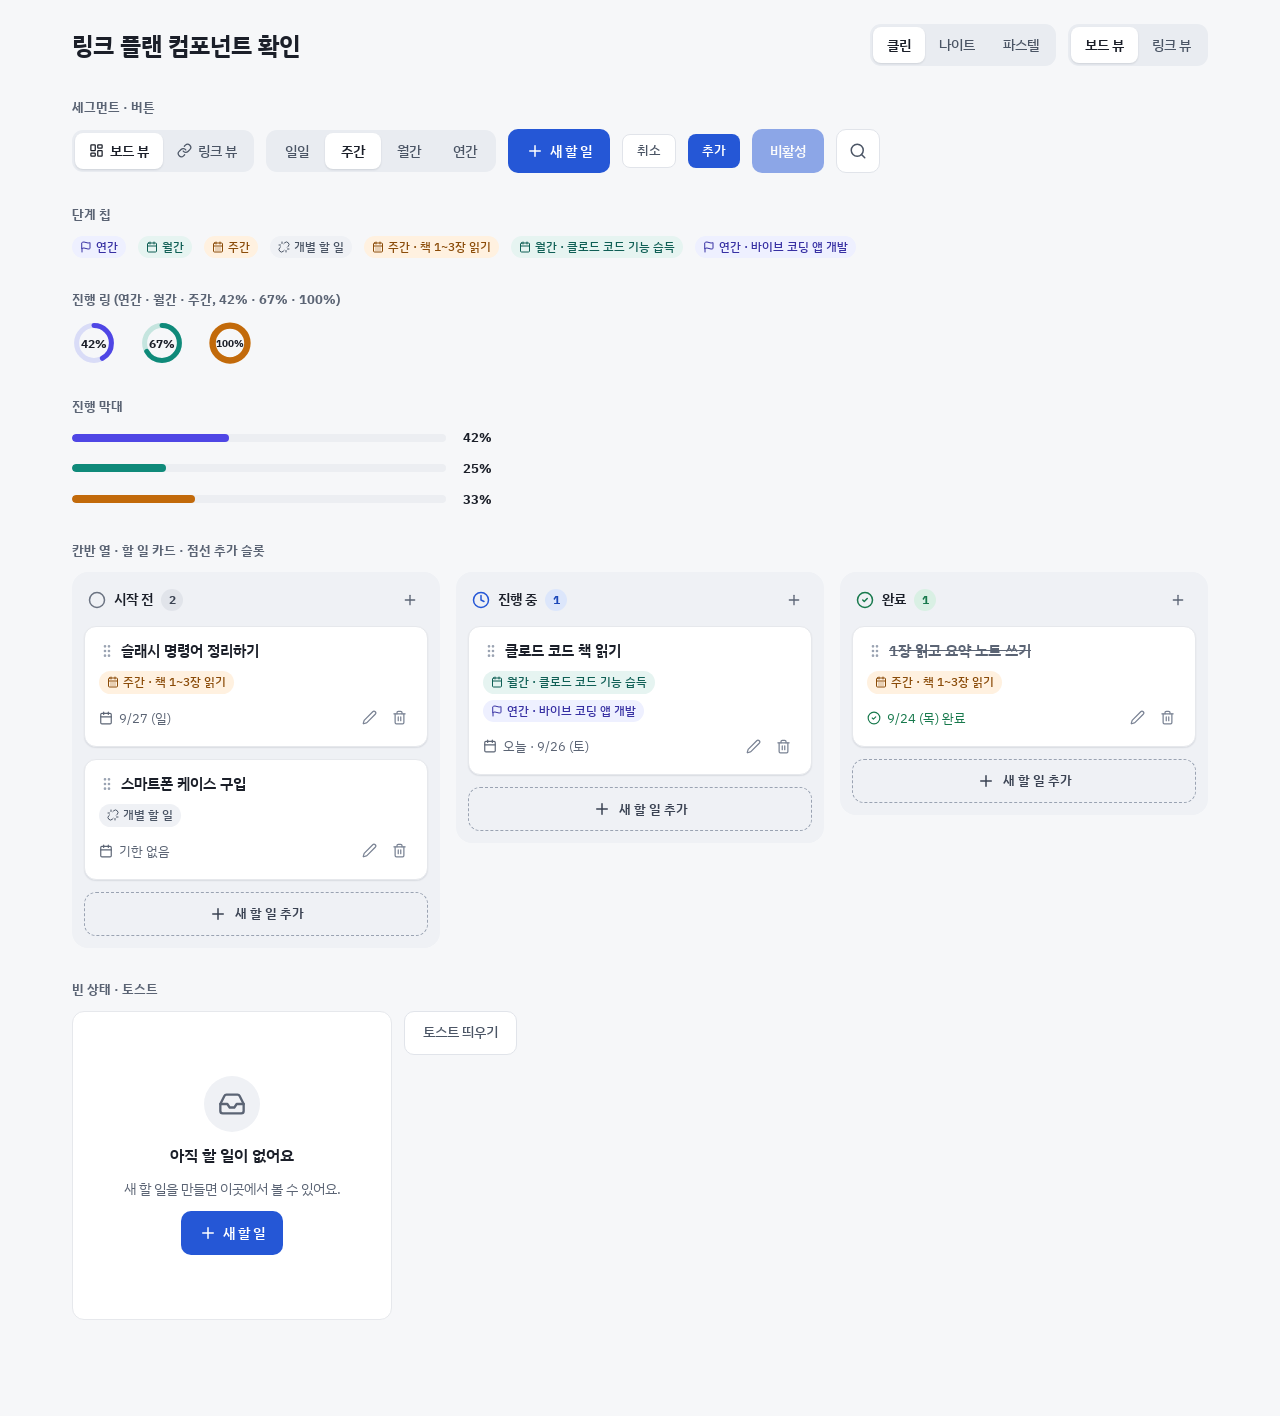
<file: dev.html>
<!doctype html>
<html lang="ko" data-theme="clean" data-view="board">
<head>
  <meta charset="utf-8">
  <meta name="viewport" content="width=device-width, initial-scale=1">
  <title>링크 플랜 컴포넌트 확인</title>
  <link rel="icon" href="data:,">
  <script>
    try {
      var r = document.documentElement, t = localStorage.getItem('linkplan_theme'), v = localStorage.getItem('linkplan_view');
      if (t === 'clean' || t === 'night' || t === 'pastel') r.dataset.theme = t;
      if (v === 'board' || v === 'link') r.dataset.view = v;
    } catch (e) { /* 기본값을 씁니다. */ }
  </script>
  <link rel="stylesheet" href="css/tokens.css">
  <link rel="stylesheet" href="css/base.css">
  <link rel="stylesheet" href="css/components.css">
  <style>
    /* 이 페이지 전용 배치(개발 확인용, 배포 대상 아님). 색은 토큰만 씁니다. */
    .dev { position: relative; z-index: 1; max-width: 1200px; margin: 0 auto; padding: 24px 32px 96px; display: flex; flex-direction: column; gap: 32px; }
    .dev h1 { font-family: var(--font-display); font-size: 24px; font-weight: var(--fw-bold); }
    .dev h2 { margin-bottom: 12px; color: var(--muted); font-size: 13px; font-weight: 700; }
    .row { display: flex; flex-wrap: wrap; align-items: center; gap: 12px; }
    .board { display: grid; grid-template-columns: repeat(3, minmax(0, 1fr)); gap: 16px; align-items: start; }
    .panel { padding: 16px; background: var(--surface); border: 1px solid var(--border); border-radius: var(--radius); }
    .rings { display: flex; gap: 24px; }
    .stack { display: flex; flex-direction: column; gap: 12px; max-width: 420px; }
  </style>
</head>
<body>
  <div class="dev" id="dev"></div>

  <script type="module">
    import { loadIcons, icon } from './js/icons.js';
    import { initTheme, setTheme, setView, getTheme, getView } from './js/theme.js';
    import { chip, progressRing, progressBar, showToast, STATUSES } from './js/ui.js';

    const themeBtn = (t, label) => `<button type="button" class="seg-btn" data-theme-set="${t}" aria-pressed="false">${label}</button>`;
    const viewBtn = (v, label) => `<button type="button" class="seg-btn" data-view-set="${v}" aria-pressed="false">${label}</button>`;

    const card = (status, title, chips, dateIcon, date) => `
      <article class="task-card" data-status="${status}">
        <div class="card-body">
          <div class="card-head"><span class="grip">${icon('grip', 16)}</span><div class="card-title">${title}</div></div>
          <div class="card-chips">${chips}</div>
          <div class="card-foot">
            <span class="card-date">${icon(dateIcon, 14)}${date}</span>
            <span class="card-actions">
              <button type="button" class="icon-btn" aria-label="수정">${icon('pencil', 15)}</button>
              <button type="button" class="icon-btn" aria-label="삭제">${icon('trash', 15)}</button>
            </span>
          </div>
        </div>
      </article>`;

    const column = (status, count, cards) => `
      <section class="column" data-status="${status}" aria-label="${STATUSES[status].label}">
        <div class="column-head">
          <span class="column-status">${icon(STATUSES[status].icon, 18)}</span>
          <span class="column-name">${STATUSES[status].label}</span>
          <span class="count">${count}</span>
          <span class="column-spacer"></span>
          <button type="button" class="icon-btn column-add" aria-label="${STATUSES[status].label}에 할 일 추가">${icon('plus', 16)}</button>
        </div>
        ${cards}
        <button type="button" class="add-slot">${icon('plus', 18)}새 할 일 추가</button>
      </section>`;

    async function start() {
      await loadIcons();
      initTheme();
      document.getElementById('dev').innerHTML = `
        <header class="row" style="justify-content: space-between">
          <h1>링크 플랜 컴포넌트 확인</h1>
          <div class="row">
            <div class="seg" role="group" aria-label="테마">${themeBtn('clean', '클린')}${themeBtn('night', '나이트')}${themeBtn('pastel', '파스텔')}</div>
            <div class="seg" role="group" aria-label="뷰">${viewBtn('board', '보드 뷰')}${viewBtn('link', '링크 뷰')}</div>
          </div>
        </header>

        <section><h2>세그먼트 · 버튼</h2>
          <div class="row">
            <div class="seg seg--view" role="group" aria-label="뷰 전환 예시">
              <button type="button" class="seg-btn" aria-pressed="true">${icon('dashboard', 15)}<span>보드 뷰</span></button>
              <button type="button" class="seg-btn" aria-pressed="false">${icon('link', 15)}<span>링크 뷰</span></button>
            </div>
            <div class="seg seg--period" role="group" aria-label="기간 전환 예시">
              <button type="button" class="seg-btn" aria-pressed="false">${icon('sun', 16, 'seg-ic')}<span>일일</span></button>
              <button type="button" class="seg-btn" aria-pressed="true">${icon('calendar-days', 16, 'seg-ic')}<span>주간</span></button>
              <button type="button" class="seg-btn" aria-pressed="false">${icon('calendar', 16, 'seg-ic')}<span>월간</span></button>
              <button type="button" class="seg-btn" aria-pressed="false">${icon('flag', 16, 'seg-ic')}<span>연간</span></button>
            </div>
            <button type="button" class="btn btn-primary">${icon('plus', 18)}<span>새 할 일</span></button>
            <button type="button" class="btn btn-outline btn-sm">취소</button>
            <button type="button" class="btn btn-primary btn-sm">추가</button>
            <button type="button" class="btn btn-primary" disabled>비활성</button>
            <button type="button" class="icon-btn icon-btn--box" aria-label="검색">${icon('search', 18)}</button>
          </div>
        </section>

        <section><h2>단계 칩</h2>
          <div class="row">${chip('year')}${chip('month')}${chip('week')}${chip('solo')}
            ${chip('week', '주간 · 책 1~3장 읽기')}${chip('month', '월간 · 클로드 코드 기능 습득')}${chip('year', '연간 · 바이브 코딩 앱 개발')}</div>
        </section>

        <section><h2>진행 링 (연간 · 월간 · 주간, 42% · 67% · 100%)</h2>
          <div class="rings">${progressRing(42, 'year', '연간 진행률')}${progressRing(67, 'month', '월간 진행률')}${progressRing(100, 'week', '주간 진행률')}</div>
        </section>

        <section><h2>진행 막대</h2>
          <div class="stack">${progressBar(42, 'year', '연간 진행률')}${progressBar(25, 'month', '월간 진행률')}${progressBar(33, 'week', '주간 진행률')}</div>
        </section>

        <section><h2>칸반 열 · 할 일 카드 · 점선 추가 슬롯</h2>
          <div class="board">
            ${column('todo', 2,
              card('todo', '슬래시 명령어 정리하기', chip('week', '주간 · 책 1~3장 읽기'), 'calendar', '9/27 (일)') +
              card('todo', '스마트폰 케이스 구입', chip('solo'), 'calendar', '기한 없음'))}
            ${column('doing', 1,
              card('doing', '클로드 코드 책 읽기', chip('month', '월간 · 클로드 코드 기능 습득') + chip('year', '연간 · 바이브 코딩 앱 개발'), 'calendar', '오늘 · 9/26 (토)'))}
            ${column('done', 1,
              card('done', '1장 읽고 요약 노트 쓰기', chip('week', '주간 · 책 1~3장 읽기'), 'circle-check', '9/24 (목) 완료'))}
          </div>
        </section>

        <section><h2>빈 상태 · 토스트</h2>
          <div class="row" style="align-items: flex-start">
            <div class="panel" style="min-width: 320px">
              <div class="empty">
                <div class="empty-ic">${icon('inbox', 28)}</div>
                <p class="empty-title">아직 할 일이 없어요</p>
                <p class="empty-text">새 할 일을 만들면 이곳에서 볼 수 있어요.</p>
                <button type="button" class="btn btn-primary">${icon('plus', 18)}<span>새 할 일</span></button>
              </div>
            </div>
            <button type="button" class="btn btn-outline" id="toast-btn">토스트 띄우기</button>
          </div>
        </section>`;

      const sync = () => {
        document.querySelectorAll('[data-theme-set]').forEach((b) => b.setAttribute('aria-pressed', String(b.dataset.themeSet === getTheme())));
        document.querySelectorAll('[data-view-set]').forEach((b) => b.setAttribute('aria-pressed', String(b.dataset.viewSet === getView())));
      };
      document.addEventListener('linkplan:change', sync);
      document.addEventListener('click', (e) => {
        const t = e.target.closest('[data-theme-set]');
        if (t) setTheme(t.dataset.themeSet);
        const v = e.target.closest('[data-view-set]');
        if (v) setView(v.dataset.viewSet);
        if (e.target.closest('#toast-btn')) showToast('완료로 옮겼어요. 주간 계획이 33%에서 67%가 됐어요.');
      });
      sync();
    }
    start();
  </script>
</body>
</html>
</file>
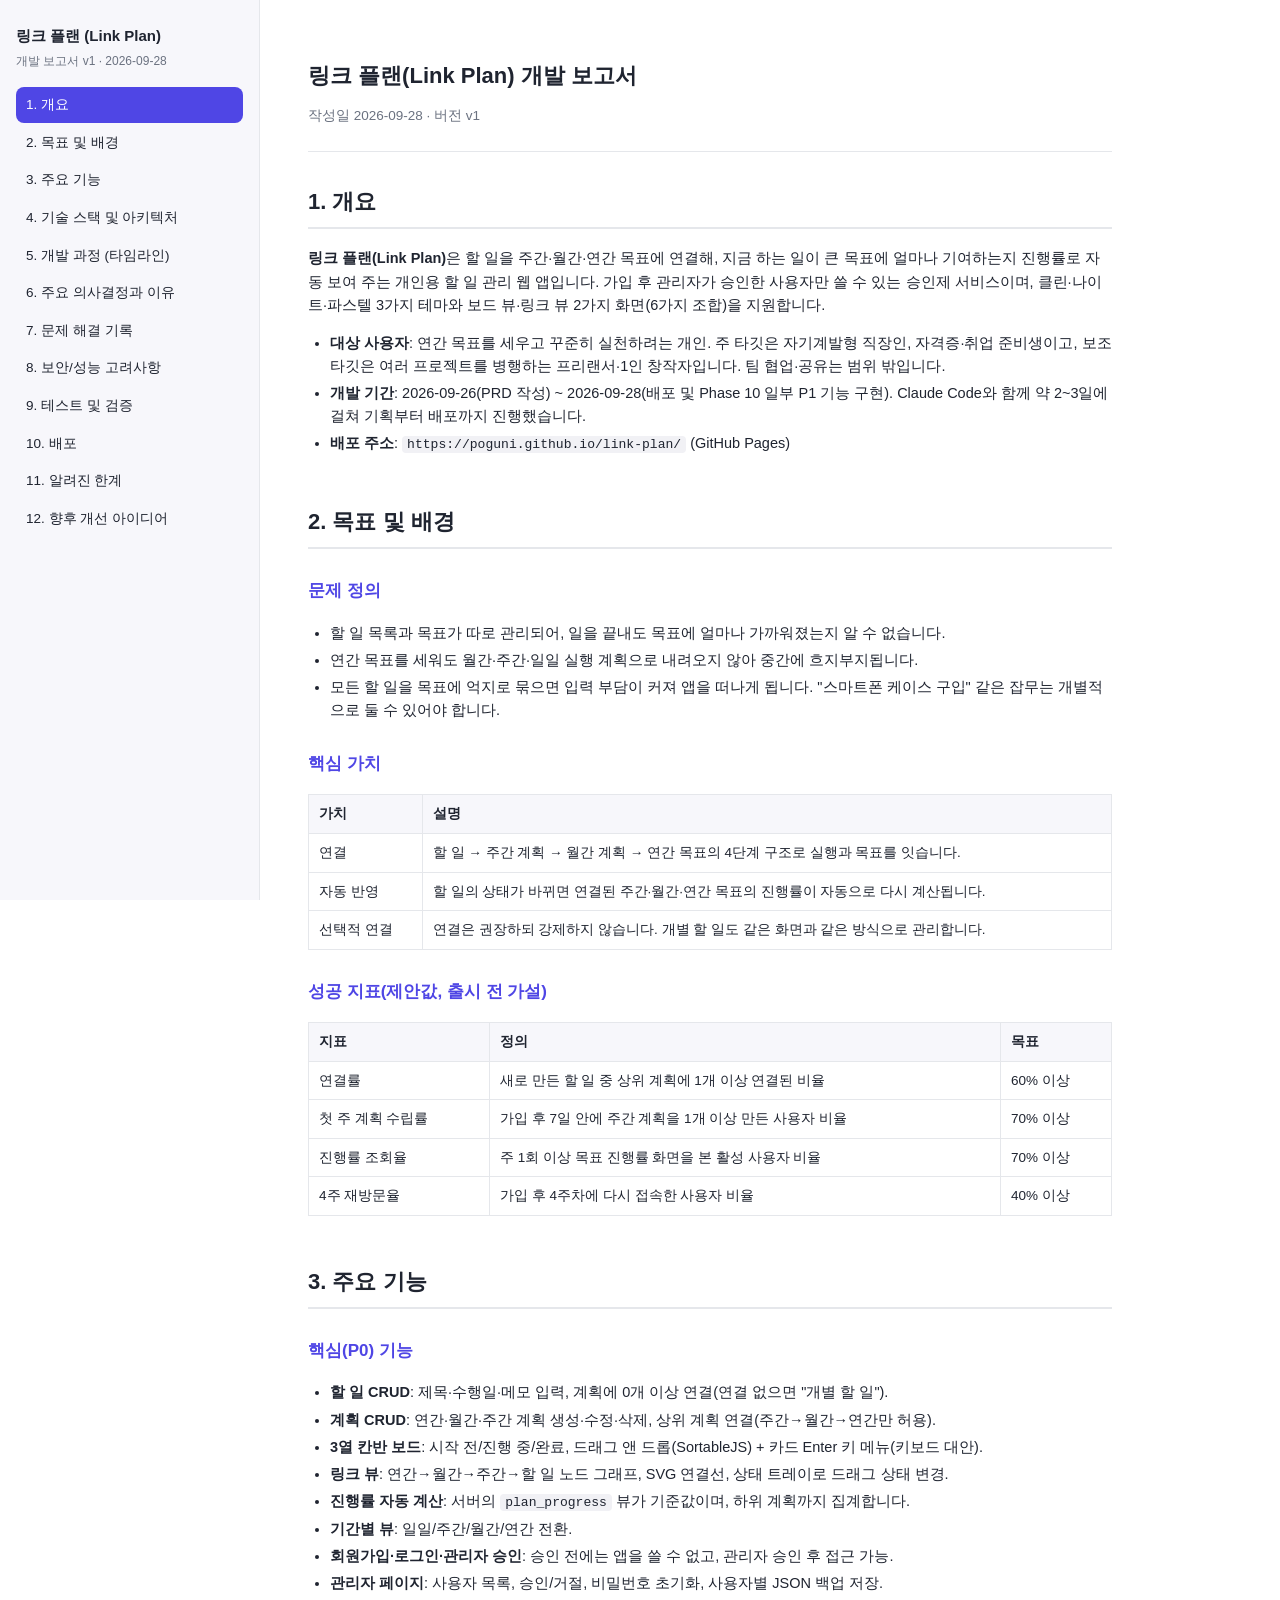
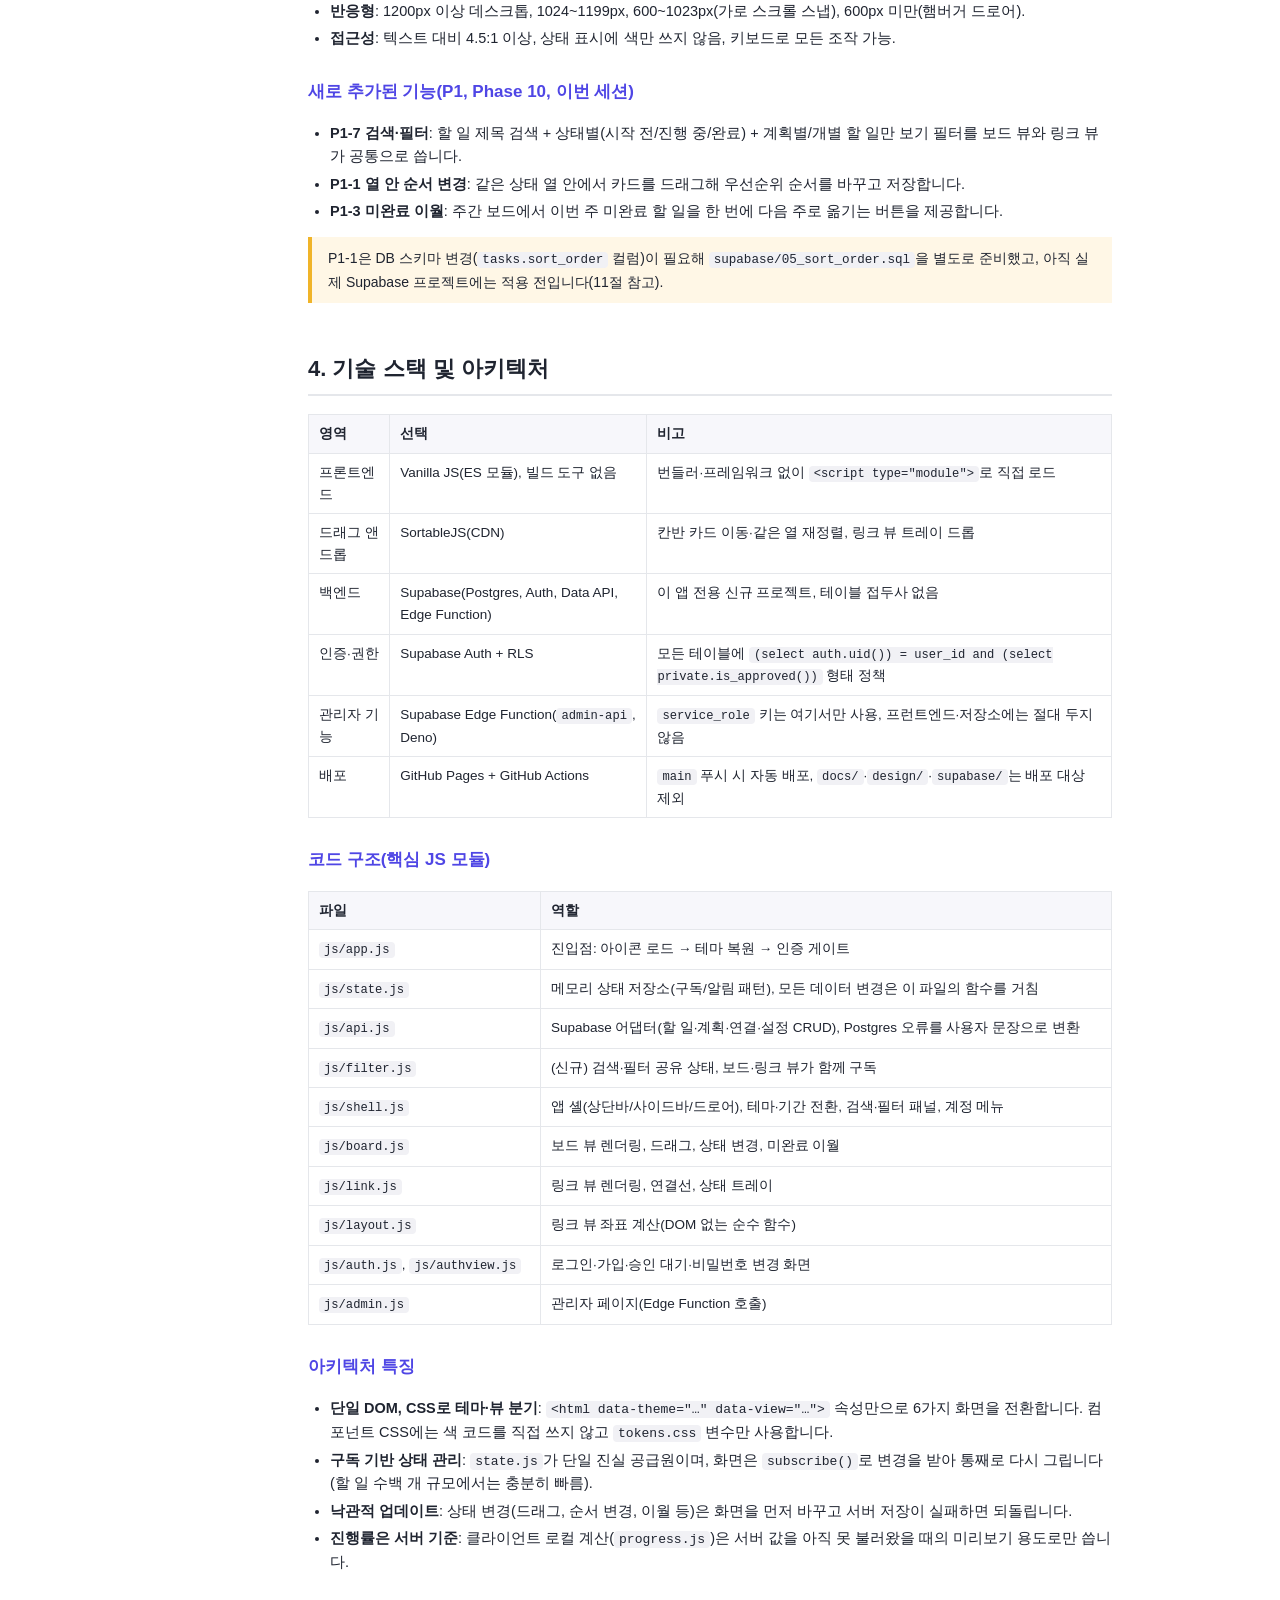
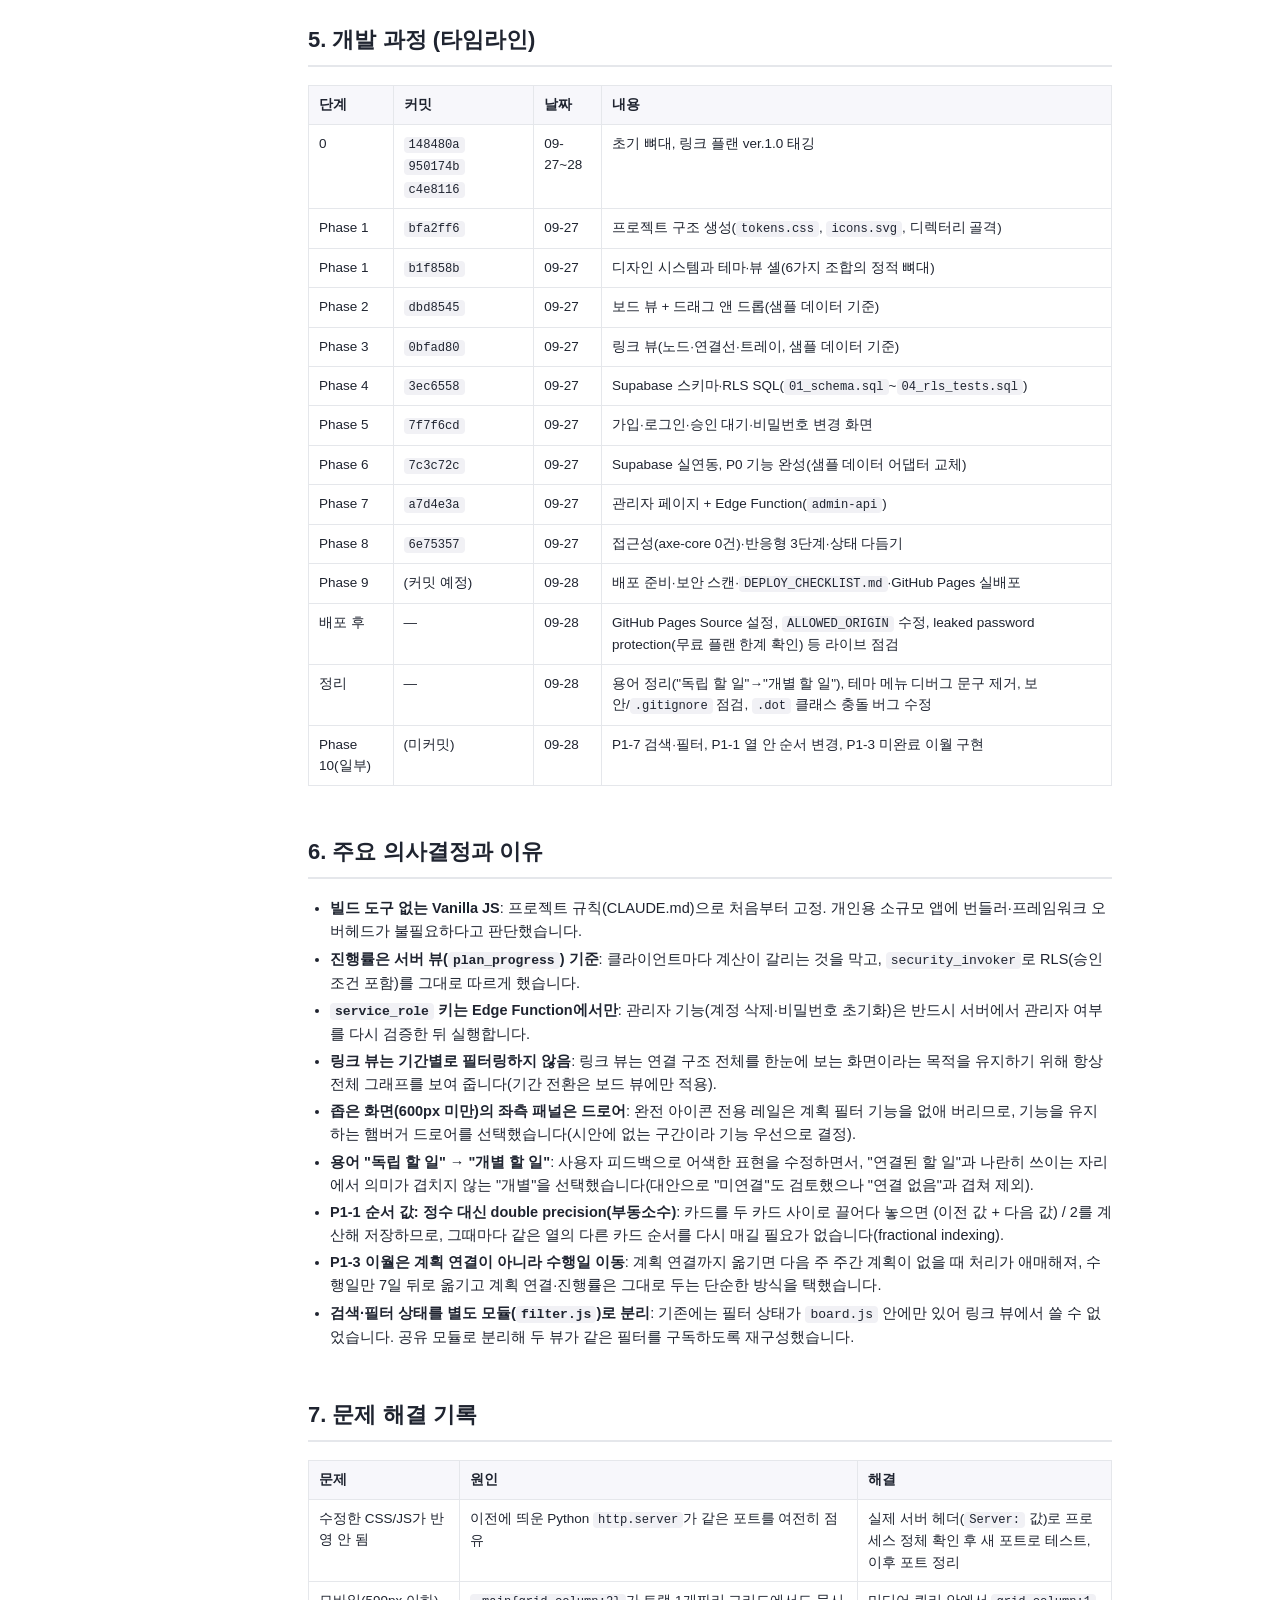
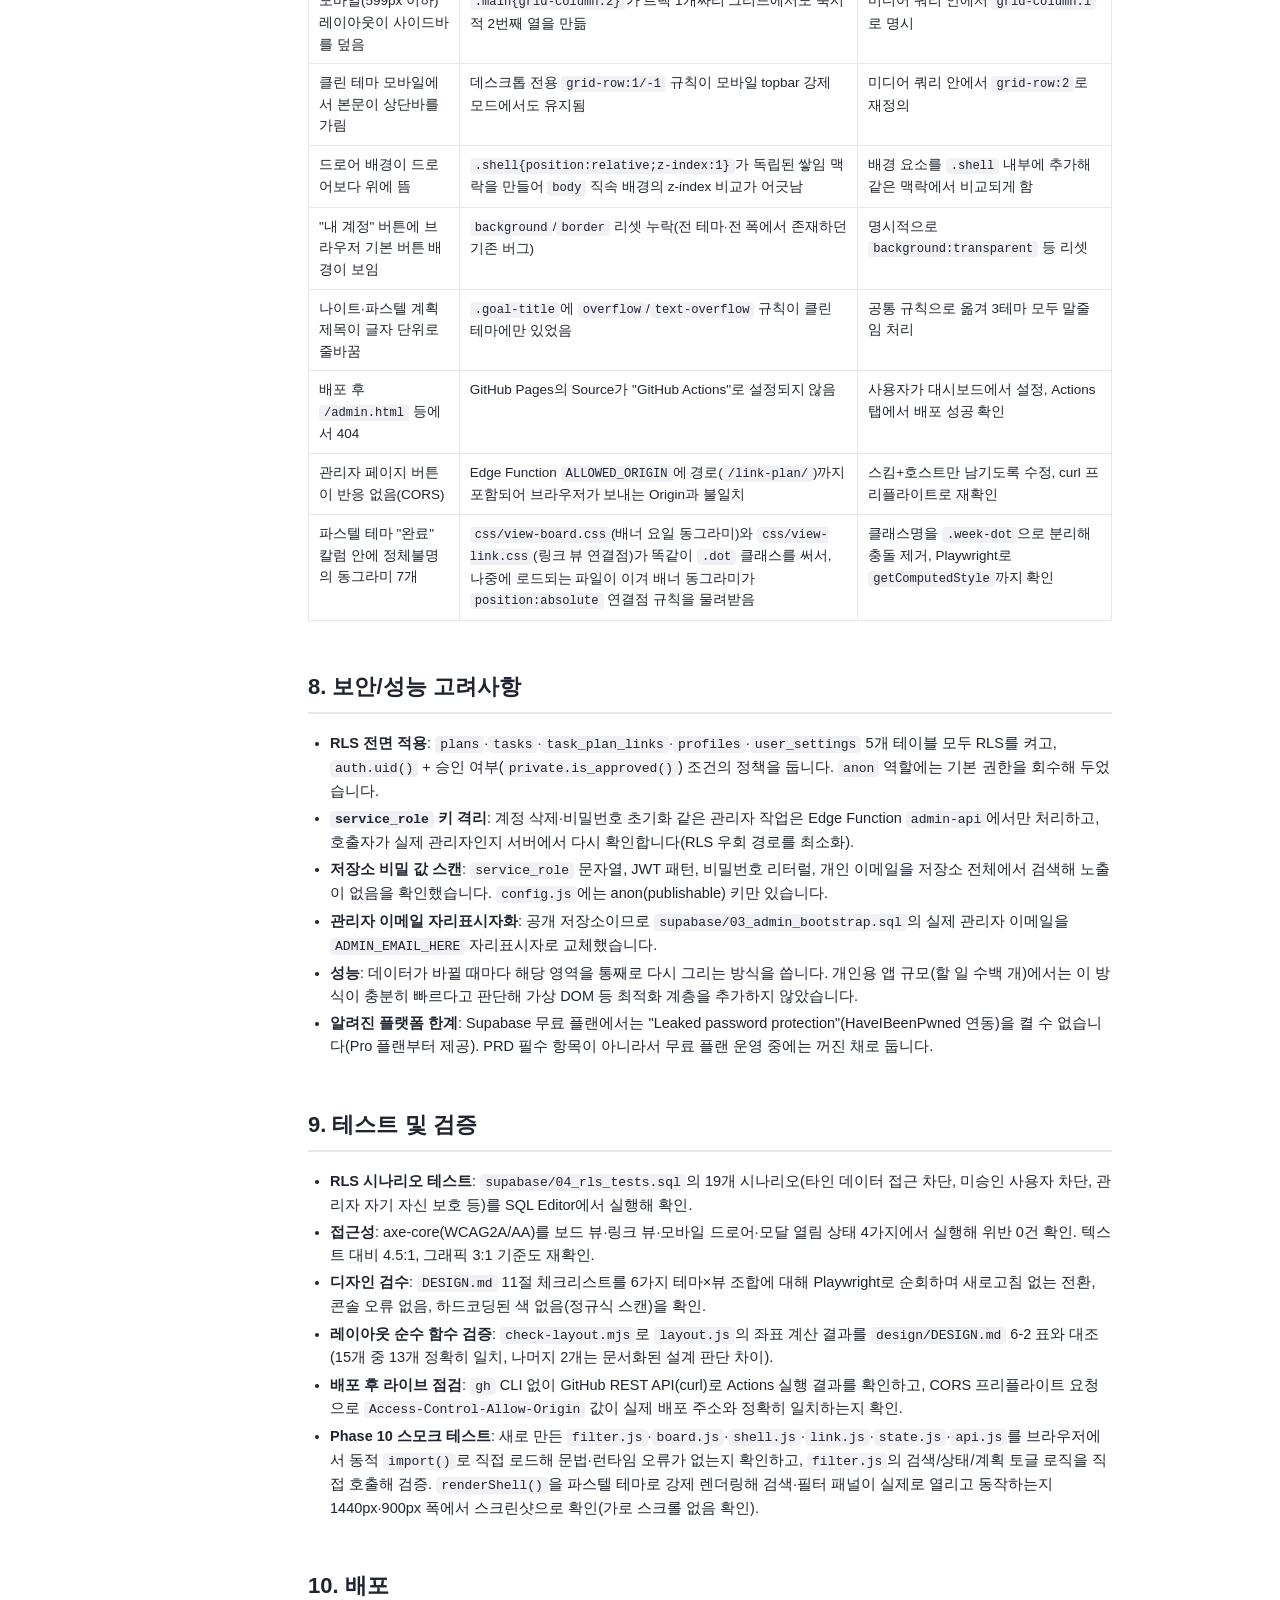
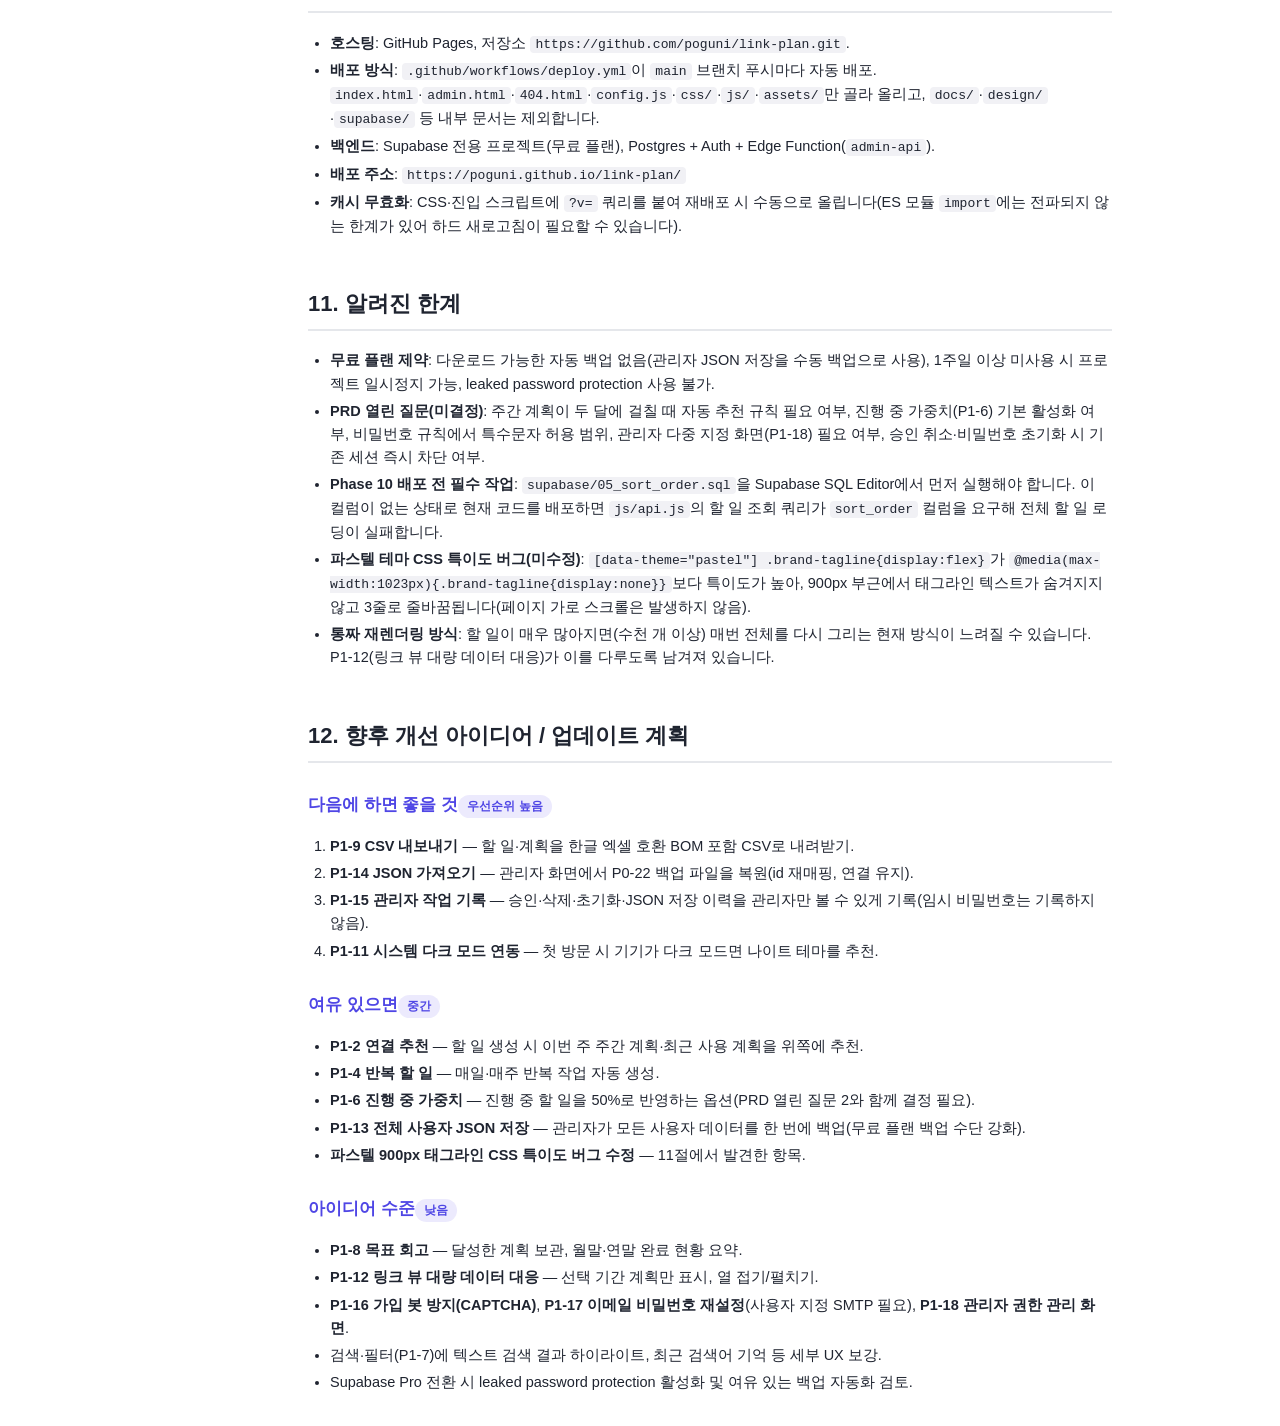
<file: docs/Development_Report_v1.html>
<!DOCTYPE html>
<html lang="ko">
<head>
<meta charset="UTF-8">
<meta name="viewport" content="width=device-width, initial-scale=1.0">
<title>링크 플랜 개발 보고서 v1</title>
<style>
  :root { --sidebar-w: 260px; --accent: #4F46E5; --text: #1f2430; --muted: #6b7280; --bg: #ffffff; --panel: #f7f7fb; --border: #e5e7eb; }
  * { box-sizing: border-box; }
  body { margin: 0; font-family: -apple-system, "Segoe UI", "Noto Sans KR", sans-serif; color: var(--text); background: var(--bg); line-height: 1.6; }
  .layout { display: flex; min-height: 100vh; }
  nav.sidebar { position: sticky; top: 0; align-self: flex-start; width: var(--sidebar-w); flex-shrink: 0; height: 100vh; overflow-y: auto; padding: 24px 16px; background: var(--panel); border-right: 1px solid var(--border); }
  nav.sidebar h1 { font-size: 15px; margin: 0 0 4px; }
  nav.sidebar .meta { font-size: 12px; color: var(--muted); margin-bottom: 16px; }
  nav.sidebar a { display: block; padding: 7px 10px; margin: 2px 0; font-size: 13.5px; color: var(--text); text-decoration: none; border-radius: 8px; }
  nav.sidebar a:hover { background: #eceafd; }
  nav.sidebar a.active { background: var(--accent); color: #fff; }
  main { flex: 1; min-width: 0; padding: 40px 48px; max-width: 900px; }
  main section { margin-bottom: 48px; scroll-margin-top: 24px; }
  main h2 { font-size: 22px; border-bottom: 2px solid var(--border); padding-bottom: 8px; }
  main h3 { font-size: 17px; color: var(--accent); margin-top: 28px; }
  main p { font-size: 14.5px; }
  main ul, main ol { font-size: 14.5px; padding-left: 22px; }
  main li { margin: 4px 0; }
  main table { border-collapse: collapse; width: 100%; margin: 12px 0 20px; }
  main th, main td { border: 1px solid var(--border); padding: 8px 10px; font-size: 13.5px; text-align: left; vertical-align: top; }
  main th { background: var(--panel); font-weight: 700; }
  main code { background: #f1f1f5; padding: 1px 5px; border-radius: 4px; font-size: 0.9em; }
  main pre { background: #1f2430; color: #eee; padding: 14px; border-radius: 8px; overflow-x: auto; font-size: 13px; }
  main blockquote { margin: 12px 0; padding: 10px 16px; background: #fff7e6; border-left: 4px solid #f0b429; font-size: 14px; }
  .header-block { padding-bottom: 24px; border-bottom: 1px solid var(--border); margin-bottom: 32px; }
  .header-block h2 { border: 0; margin-bottom: 4px; }
  .header-block .sub { color: var(--muted); font-size: 13.5px; }
  .tag { display: inline-block; padding: 2px 9px; border-radius: 999px; background: #eceafd; color: var(--accent); font-size: 12px; font-weight: 600; margin-right: 6px; }
  @media (max-width: 800px) {
    .layout { flex-direction: column; }
    nav.sidebar { position: relative; width: 100%; height: auto; border-right: none; border-bottom: 1px solid var(--border); }
    main { padding: 24px 20px; }
  }
</style>
</head>
<body>
<div class="layout">
  <nav class="sidebar" id="sidebar">
    <h1>링크 플랜 (Link Plan)</h1>
    <div class="meta">개발 보고서 v1 · 2026-09-28</div>
    <a href="#sec-1">1. 개요</a>
    <a href="#sec-2">2. 목표 및 배경</a>
    <a href="#sec-3">3. 주요 기능</a>
    <a href="#sec-4">4. 기술 스택 및 아키텍처</a>
    <a href="#sec-5">5. 개발 과정 (타임라인)</a>
    <a href="#sec-6">6. 주요 의사결정과 이유</a>
    <a href="#sec-7">7. 문제 해결 기록</a>
    <a href="#sec-8">8. 보안/성능 고려사항</a>
    <a href="#sec-9">9. 테스트 및 검증</a>
    <a href="#sec-10">10. 배포</a>
    <a href="#sec-11">11. 알려진 한계</a>
    <a href="#sec-12">12. 향후 개선 아이디어</a>
  </nav>
  <main id="content">

    <div class="header-block">
      <h2 style="border:0">링크 플랜(Link Plan) 개발 보고서</h2>
      <div class="sub">작성일 2026-09-28 · 버전 v1</div>
    </div>

    <section id="sec-1">
      <h2>1. 개요</h2>
      <p><strong>링크 플랜(Link Plan)</strong>은 할 일을 주간·월간·연간 목표에 연결해, 지금 하는 일이 큰 목표에 얼마나 기여하는지 진행률로 자동 보여 주는 개인용 할 일 관리 웹 앱입니다. 가입 후 관리자가 승인한 사용자만 쓸 수 있는 승인제 서비스이며, 클린·나이트·파스텔 3가지 테마와 보드 뷰·링크 뷰 2가지 화면(6가지 조합)을 지원합니다.</p>
      <ul>
        <li><strong>대상 사용자</strong>: 연간 목표를 세우고 꾸준히 실천하려는 개인. 주 타깃은 자기계발형 직장인, 자격증·취업 준비생이고, 보조 타깃은 여러 프로젝트를 병행하는 프리랜서·1인 창작자입니다. 팀 협업·공유는 범위 밖입니다.</li>
        <li><strong>개발 기간</strong>: 2026-09-26(PRD 작성) ~ 2026-09-28(배포 및 Phase 10 일부 P1 기능 구현). Claude Code와 함께 약 2~3일에 걸쳐 기획부터 배포까지 진행했습니다.</li>
        <li><strong>배포 주소</strong>: <code>https://poguni.github.io/link-plan/</code> (GitHub Pages)</li>
      </ul>
    </section>

    <section id="sec-2">
      <h2>2. 목표 및 배경</h2>
      <h3>문제 정의</h3>
      <ul>
        <li>할 일 목록과 목표가 따로 관리되어, 일을 끝내도 목표에 얼마나 가까워졌는지 알 수 없습니다.</li>
        <li>연간 목표를 세워도 월간·주간·일일 실행 계획으로 내려오지 않아 중간에 흐지부지됩니다.</li>
        <li>모든 할 일을 목표에 억지로 묶으면 입력 부담이 커져 앱을 떠나게 됩니다. "스마트폰 케이스 구입" 같은 잡무는 개별적으로 둘 수 있어야 합니다.</li>
      </ul>
      <h3>핵심 가치</h3>
      <table>
        <tr><th>가치</th><th>설명</th></tr>
        <tr><td>연결</td><td>할 일 → 주간 계획 → 월간 계획 → 연간 목표의 4단계 구조로 실행과 목표를 잇습니다.</td></tr>
        <tr><td>자동 반영</td><td>할 일의 상태가 바뀌면 연결된 주간·월간·연간 목표의 진행률이 자동으로 다시 계산됩니다.</td></tr>
        <tr><td>선택적 연결</td><td>연결은 권장하되 강제하지 않습니다. 개별 할 일도 같은 화면과 같은 방식으로 관리합니다.</td></tr>
      </table>
      <h3>성공 지표(제안값, 출시 전 가설)</h3>
      <table>
        <tr><th>지표</th><th>정의</th><th>목표</th></tr>
        <tr><td>연결률</td><td>새로 만든 할 일 중 상위 계획에 1개 이상 연결된 비율</td><td>60% 이상</td></tr>
        <tr><td>첫 주 계획 수립률</td><td>가입 후 7일 안에 주간 계획을 1개 이상 만든 사용자 비율</td><td>70% 이상</td></tr>
        <tr><td>진행률 조회율</td><td>주 1회 이상 목표 진행률 화면을 본 활성 사용자 비율</td><td>70% 이상</td></tr>
        <tr><td>4주 재방문율</td><td>가입 후 4주차에 다시 접속한 사용자 비율</td><td>40% 이상</td></tr>
      </table>
    </section>

    <section id="sec-3">
      <h2>3. 주요 기능</h2>
      <h3>핵심(P0) 기능</h3>
      <ul>
        <li><strong>할 일 CRUD</strong>: 제목·수행일·메모 입력, 계획에 0개 이상 연결(연결 없으면 "개별 할 일").</li>
        <li><strong>계획 CRUD</strong>: 연간·월간·주간 계획 생성·수정·삭제, 상위 계획 연결(주간→월간→연간만 허용).</li>
        <li><strong>3열 칸반 보드</strong>: 시작 전/진행 중/완료, 드래그 앤 드롭(SortableJS) + 카드 Enter 키 메뉴(키보드 대안).</li>
        <li><strong>링크 뷰</strong>: 연간→월간→주간→할 일 노드 그래프, SVG 연결선, 상태 트레이로 드래그 상태 변경.</li>
        <li><strong>진행률 자동 계산</strong>: 서버의 <code>plan_progress</code> 뷰가 기준값이며, 하위 계획까지 집계합니다.</li>
        <li><strong>기간별 뷰</strong>: 일일/주간/월간/연간 전환.</li>
        <li><strong>회원가입·로그인·관리자 승인</strong>: 승인 전에는 앱을 쓸 수 없고, 관리자 승인 후 접근 가능.</li>
        <li><strong>관리자 페이지</strong>: 사용자 목록, 승인/거절, 비밀번호 초기화, 사용자별 JSON 백업 저장.</li>
        <li><strong>반응형</strong>: 1200px 이상 데스크톱, 1024~1199px, 600~1023px(가로 스크롤 스냅), 600px 미만(햄버거 드로어).</li>
        <li><strong>접근성</strong>: 텍스트 대비 4.5:1 이상, 상태 표시에 색만 쓰지 않음, 키보드로 모든 조작 가능.</li>
      </ul>
      <h3>새로 추가된 기능(P1, Phase 10, 이번 세션)</h3>
      <ul>
        <li><strong>P1-7 검색·필터</strong>: 할 일 제목 검색 + 상태별(시작 전/진행 중/완료) + 계획별/개별 할 일만 보기 필터를 보드 뷰와 링크 뷰가 공통으로 씁니다.</li>
        <li><strong>P1-1 열 안 순서 변경</strong>: 같은 상태 열 안에서 카드를 드래그해 우선순위 순서를 바꾸고 저장합니다.</li>
        <li><strong>P1-3 미완료 이월</strong>: 주간 보드에서 이번 주 미완료 할 일을 한 번에 다음 주로 옮기는 버튼을 제공합니다.</li>
      </ul>
      <blockquote>P1-1은 DB 스키마 변경(<code>tasks.sort_order</code> 컬럼)이 필요해 <code>supabase/05_sort_order.sql</code>을 별도로 준비했고, 아직 실제 Supabase 프로젝트에는 적용 전입니다(11절 참고).</blockquote>
    </section>

    <section id="sec-4">
      <h2>4. 기술 스택 및 아키텍처</h2>
      <table>
        <tr><th>영역</th><th>선택</th><th>비고</th></tr>
        <tr><td>프론트엔드</td><td>Vanilla JS(ES 모듈), 빌드 도구 없음</td><td>번들러·프레임워크 없이 <code>&lt;script type="module"&gt;</code>로 직접 로드</td></tr>
        <tr><td>드래그 앤 드롭</td><td>SortableJS(CDN)</td><td>칸반 카드 이동·같은 열 재정렬, 링크 뷰 트레이 드롭</td></tr>
        <tr><td>백엔드</td><td>Supabase(Postgres, Auth, Data API, Edge Function)</td><td>이 앱 전용 신규 프로젝트, 테이블 접두사 없음</td></tr>
        <tr><td>인증·권한</td><td>Supabase Auth + RLS</td><td>모든 테이블에 <code>(select auth.uid()) = user_id and (select private.is_approved())</code> 형태 정책</td></tr>
        <tr><td>관리자 기능</td><td>Supabase Edge Function(<code>admin-api</code>, Deno)</td><td><code>service_role</code> 키는 여기서만 사용, 프런트엔드·저장소에는 절대 두지 않음</td></tr>
        <tr><td>배포</td><td>GitHub Pages + GitHub Actions</td><td><code>main</code> 푸시 시 자동 배포, <code>docs/</code>·<code>design/</code>·<code>supabase/</code>는 배포 대상 제외</td></tr>
      </table>

      <h3>코드 구조(핵심 JS 모듈)</h3>
      <table>
        <tr><th>파일</th><th>역할</th></tr>
        <tr><td><code>js/app.js</code></td><td>진입점: 아이콘 로드 → 테마 복원 → 인증 게이트</td></tr>
        <tr><td><code>js/state.js</code></td><td>메모리 상태 저장소(구독/알림 패턴), 모든 데이터 변경은 이 파일의 함수를 거침</td></tr>
        <tr><td><code>js/api.js</code></td><td>Supabase 어댑터(할 일·계획·연결·설정 CRUD), Postgres 오류를 사용자 문장으로 변환</td></tr>
        <tr><td><code>js/filter.js</code></td><td>(신규) 검색·필터 공유 상태, 보드·링크 뷰가 함께 구독</td></tr>
        <tr><td><code>js/shell.js</code></td><td>앱 셸(상단바/사이드바/드로어), 테마·기간 전환, 검색·필터 패널, 계정 메뉴</td></tr>
        <tr><td><code>js/board.js</code></td><td>보드 뷰 렌더링, 드래그, 상태 변경, 미완료 이월</td></tr>
        <tr><td><code>js/link.js</code></td><td>링크 뷰 렌더링, 연결선, 상태 트레이</td></tr>
        <tr><td><code>js/layout.js</code></td><td>링크 뷰 좌표 계산(DOM 없는 순수 함수)</td></tr>
        <tr><td><code>js/auth.js</code>, <code>js/authview.js</code></td><td>로그인·가입·승인 대기·비밀번호 변경 화면</td></tr>
        <tr><td><code>js/admin.js</code></td><td>관리자 페이지(Edge Function 호출)</td></tr>
      </table>

      <h3>아키텍처 특징</h3>
      <ul>
        <li><strong>단일 DOM, CSS로 테마·뷰 분기</strong>: <code>&lt;html data-theme="…" data-view="…"&gt;</code> 속성만으로 6가지 화면을 전환합니다. 컴포넌트 CSS에는 색 코드를 직접 쓰지 않고 <code>tokens.css</code> 변수만 사용합니다.</li>
        <li><strong>구독 기반 상태 관리</strong>: <code>state.js</code>가 단일 진실 공급원이며, 화면은 <code>subscribe()</code>로 변경을 받아 통째로 다시 그립니다(할 일 수백 개 규모에서는 충분히 빠름).</li>
        <li><strong>낙관적 업데이트</strong>: 상태 변경(드래그, 순서 변경, 이월 등)은 화면을 먼저 바꾸고 서버 저장이 실패하면 되돌립니다.</li>
        <li><strong>진행률은 서버 기준</strong>: 클라이언트 로컬 계산(<code>progress.js</code>)은 서버 값을 아직 못 불러왔을 때의 미리보기 용도로만 씁니다.</li>
      </ul>
    </section>

    <section id="sec-5">
      <h2>5. 개발 과정 (타임라인)</h2>
      <table>
        <tr><th>단계</th><th>커밋</th><th>날짜</th><th>내용</th></tr>
        <tr><td>0</td><td><code>148480a</code> <code>950174b</code> <code>c4e8116</code></td><td>09-27~28</td><td>초기 뼈대, 링크 플랜 ver.1.0 태깅</td></tr>
        <tr><td>Phase 1</td><td><code>bfa2ff6</code></td><td>09-27</td><td>프로젝트 구조 생성(<code>tokens.css</code>, <code>icons.svg</code>, 디렉터리 골격)</td></tr>
        <tr><td>Phase 1</td><td><code>b1f858b</code></td><td>09-27</td><td>디자인 시스템과 테마·뷰 셸(6가지 조합의 정적 뼈대)</td></tr>
        <tr><td>Phase 2</td><td><code>dbd8545</code></td><td>09-27</td><td>보드 뷰 + 드래그 앤 드롭(샘플 데이터 기준)</td></tr>
        <tr><td>Phase 3</td><td><code>0bfad80</code></td><td>09-27</td><td>링크 뷰(노드·연결선·트레이, 샘플 데이터 기준)</td></tr>
        <tr><td>Phase 4</td><td><code>3ec6558</code></td><td>09-27</td><td>Supabase 스키마·RLS SQL(<code>01_schema.sql</code>~<code>04_rls_tests.sql</code>)</td></tr>
        <tr><td>Phase 5</td><td><code>7f7f6cd</code></td><td>09-27</td><td>가입·로그인·승인 대기·비밀번호 변경 화면</td></tr>
        <tr><td>Phase 6</td><td><code>7c3c72c</code></td><td>09-27</td><td>Supabase 실연동, P0 기능 완성(샘플 데이터 어댑터 교체)</td></tr>
        <tr><td>Phase 7</td><td><code>a7d4e3a</code></td><td>09-27</td><td>관리자 페이지 + Edge Function(<code>admin-api</code>)</td></tr>
        <tr><td>Phase 8</td><td><code>6e75357</code></td><td>09-27</td><td>접근성(axe-core 0건)·반응형 3단계·상태 다듬기</td></tr>
        <tr><td>Phase 9</td><td>(커밋 예정)</td><td>09-28</td><td>배포 준비·보안 스캔·<code>DEPLOY_CHECKLIST.md</code>·GitHub Pages 실배포</td></tr>
        <tr><td>배포 후</td><td>—</td><td>09-28</td><td>GitHub Pages Source 설정, <code>ALLOWED_ORIGIN</code> 수정, leaked password protection(무료 플랜 한계 확인) 등 라이브 점검</td></tr>
        <tr><td>정리</td><td>—</td><td>09-28</td><td>용어 정리("독립 할 일"→"개별 할 일"), 테마 메뉴 디버그 문구 제거, 보안/<code>.gitignore</code> 점검, <code>.dot</code> 클래스 충돌 버그 수정</td></tr>
        <tr><td>Phase 10(일부)</td><td>(미커밋)</td><td>09-28</td><td>P1-7 검색·필터, P1-1 열 안 순서 변경, P1-3 미완료 이월 구현</td></tr>
      </table>
    </section>

    <section id="sec-6">
      <h2>6. 주요 의사결정과 이유</h2>
      <ul>
        <li><strong>빌드 도구 없는 Vanilla JS</strong>: 프로젝트 규칙(CLAUDE.md)으로 처음부터 고정. 개인용 소규모 앱에 번들러·프레임워크 오버헤드가 불필요하다고 판단했습니다.</li>
        <li><strong>진행률은 서버 뷰(<code>plan_progress</code>) 기준</strong>: 클라이언트마다 계산이 갈리는 것을 막고, <code>security_invoker</code>로 RLS(승인 조건 포함)를 그대로 따르게 했습니다.</li>
        <li><strong><code>service_role</code> 키는 Edge Function에서만</strong>: 관리자 기능(계정 삭제·비밀번호 초기화)은 반드시 서버에서 관리자 여부를 다시 검증한 뒤 실행합니다.</li>
        <li><strong>링크 뷰는 기간별로 필터링하지 않음</strong>: 링크 뷰는 연결 구조 전체를 한눈에 보는 화면이라는 목적을 유지하기 위해 항상 전체 그래프를 보여 줍니다(기간 전환은 보드 뷰에만 적용).</li>
        <li><strong>좁은 화면(600px 미만)의 좌측 패널은 드로어</strong>: 완전 아이콘 전용 레일은 계획 필터 기능을 없애 버리므로, 기능을 유지하는 햄버거 드로어를 선택했습니다(시안에 없는 구간이라 기능 우선으로 결정).</li>
        <li><strong>용어 "독립 할 일" → "개별 할 일"</strong>: 사용자 피드백으로 어색한 표현을 수정하면서, "연결된 할 일"과 나란히 쓰이는 자리에서 의미가 겹치지 않는 "개별"을 선택했습니다(대안으로 "미연결"도 검토했으나 "연결 없음"과 겹쳐 제외).</li>
        <li><strong>P1-1 순서 값: 정수 대신 double precision(부동소수)</strong>: 카드를 두 카드 사이로 끌어다 놓으면 (이전 값 + 다음 값) / 2를 계산해 저장하므로, 그때마다 같은 열의 다른 카드 순서를 다시 매길 필요가 없습니다(fractional indexing).</li>
        <li><strong>P1-3 이월은 계획 연결이 아니라 수행일 이동</strong>: 계획 연결까지 옮기면 다음 주 주간 계획이 없을 때 처리가 애매해져, 수행일만 7일 뒤로 옮기고 계획 연결·진행률은 그대로 두는 단순한 방식을 택했습니다.</li>
        <li><strong>검색·필터 상태를 별도 모듈(<code>filter.js</code>)로 분리</strong>: 기존에는 필터 상태가 <code>board.js</code> 안에만 있어 링크 뷰에서 쓸 수 없었습니다. 공유 모듈로 분리해 두 뷰가 같은 필터를 구독하도록 재구성했습니다.</li>
      </ul>
    </section>

    <section id="sec-7">
      <h2>7. 문제 해결 기록</h2>
      <table>
        <tr><th>문제</th><th>원인</th><th>해결</th></tr>
        <tr><td>수정한 CSS/JS가 반영 안 됨</td><td>이전에 띄운 Python <code>http.server</code>가 같은 포트를 여전히 점유</td><td>실제 서버 헤더(<code>Server:</code> 값)로 프로세스 정체 확인 후 새 포트로 테스트, 이후 포트 정리</td></tr>
        <tr><td>모바일(599px 이하) 레이아웃이 사이드바를 덮음</td><td><code>.main{grid-column:2}</code>가 트랙 1개짜리 그리드에서도 묵시적 2번째 열을 만듦</td><td>미디어 쿼리 안에서 <code>grid-column:1</code>로 명시</td></tr>
        <tr><td>클린 테마 모바일에서 본문이 상단바를 가림</td><td>데스크톱 전용 <code>grid-row:1/-1</code> 규칙이 모바일 topbar 강제 모드에서도 유지됨</td><td>미디어 쿼리 안에서 <code>grid-row:2</code>로 재정의</td></tr>
        <tr><td>드로어 배경이 드로어보다 위에 뜸</td><td><code>.shell{position:relative;z-index:1}</code>가 독립된 쌓임 맥락을 만들어 <code>body</code> 직속 배경의 z-index 비교가 어긋남</td><td>배경 요소를 <code>.shell</code> 내부에 추가해 같은 맥락에서 비교되게 함</td></tr>
        <tr><td>"내 계정" 버튼에 브라우저 기본 버튼 배경이 보임</td><td><code>background</code>/<code>border</code> 리셋 누락(전 테마·전 폭에서 존재하던 기존 버그)</td><td>명시적으로 <code>background:transparent</code> 등 리셋</td></tr>
        <tr><td>나이트·파스텔 계획 제목이 글자 단위로 줄바꿈</td><td><code>.goal-title</code>에 <code>overflow</code>/<code>text-overflow</code> 규칙이 클린 테마에만 있었음</td><td>공통 규칙으로 옮겨 3테마 모두 말줄임 처리</td></tr>
        <tr><td>배포 후 <code>/admin.html</code> 등에서 404</td><td>GitHub Pages의 Source가 "GitHub Actions"로 설정되지 않음</td><td>사용자가 대시보드에서 설정, Actions 탭에서 배포 성공 확인</td></tr>
        <tr><td>관리자 페이지 버튼이 반응 없음(CORS)</td><td>Edge Function <code>ALLOWED_ORIGIN</code>에 경로(<code>/link-plan/</code>)까지 포함되어 브라우저가 보내는 Origin과 불일치</td><td>스킴+호스트만 남기도록 수정, curl 프리플라이트로 재확인</td></tr>
        <tr><td>파스텔 테마 "완료" 칼럼 안에 정체불명의 동그라미 7개</td><td><code>css/view-board.css</code>(배너 요일 동그라미)와 <code>css/view-link.css</code>(링크 뷰 연결점)가 똑같이 <code>.dot</code> 클래스를 써서, 나중에 로드되는 파일이 이겨 배너 동그라미가 <code>position:absolute</code> 연결점 규칙을 물려받음</td><td>클래스명을 <code>.week-dot</code>으로 분리해 충돌 제거, Playwright로 <code>getComputedStyle</code>까지 확인</td></tr>
      </table>
    </section>

    <section id="sec-8">
      <h2>8. 보안/성능 고려사항</h2>
      <ul>
        <li><strong>RLS 전면 적용</strong>: <code>plans</code>·<code>tasks</code>·<code>task_plan_links</code>·<code>profiles</code>·<code>user_settings</code> 5개 테이블 모두 RLS를 켜고, <code>auth.uid()</code> + 승인 여부(<code>private.is_approved()</code>) 조건의 정책을 둡니다. <code>anon</code> 역할에는 기본 권한을 회수해 두었습니다.</li>
        <li><strong><code>service_role</code> 키 격리</strong>: 계정 삭제·비밀번호 초기화 같은 관리자 작업은 Edge Function <code>admin-api</code>에서만 처리하고, 호출자가 실제 관리자인지 서버에서 다시 확인합니다(RLS 우회 경로를 최소화).</li>
        <li><strong>저장소 비밀 값 스캔</strong>: <code>service_role</code> 문자열, JWT 패턴, 비밀번호 리터럴, 개인 이메일을 저장소 전체에서 검색해 노출이 없음을 확인했습니다. <code>config.js</code>에는 anon(publishable) 키만 있습니다.</li>
        <li><strong>관리자 이메일 자리표시자화</strong>: 공개 저장소이므로 <code>supabase/03_admin_bootstrap.sql</code>의 실제 관리자 이메일을 <code>ADMIN_EMAIL_HERE</code> 자리표시자로 교체했습니다.</li>
        <li><strong>성능</strong>: 데이터가 바뀔 때마다 해당 영역을 통째로 다시 그리는 방식을 씁니다. 개인용 앱 규모(할 일 수백 개)에서는 이 방식이 충분히 빠르다고 판단해 가상 DOM 등 최적화 계층을 추가하지 않았습니다.</li>
        <li><strong>알려진 플랫폼 한계</strong>: Supabase 무료 플랜에서는 "Leaked password protection"(HaveIBeenPwned 연동)을 켤 수 없습니다(Pro 플랜부터 제공). PRD 필수 항목이 아니라서 무료 플랜 운영 중에는 꺼진 채로 둡니다.</li>
      </ul>
    </section>

    <section id="sec-9">
      <h2>9. 테스트 및 검증</h2>
      <ul>
        <li><strong>RLS 시나리오 테스트</strong>: <code>supabase/04_rls_tests.sql</code>의 19개 시나리오(타인 데이터 접근 차단, 미승인 사용자 차단, 관리자 자기 자신 보호 등)를 SQL Editor에서 실행해 확인.</li>
        <li><strong>접근성</strong>: axe-core(WCAG2A/AA)를 보드 뷰·링크 뷰·모바일 드로어·모달 열림 상태 4가지에서 실행해 위반 0건 확인. 텍스트 대비 4.5:1, 그래픽 3:1 기준도 재확인.</li>
        <li><strong>디자인 검수</strong>: <code>DESIGN.md</code> 11절 체크리스트를 6가지 테마×뷰 조합에 대해 Playwright로 순회하며 새로고침 없는 전환, 콘솔 오류 없음, 하드코딩된 색 없음(정규식 스캔)을 확인.</li>
        <li><strong>레이아웃 순수 함수 검증</strong>: <code>check-layout.mjs</code>로 <code>layout.js</code>의 좌표 계산 결과를 <code>design/DESIGN.md</code> 6-2 표와 대조(15개 중 13개 정확히 일치, 나머지 2개는 문서화된 설계 판단 차이).</li>
        <li><strong>배포 후 라이브 점검</strong>: <code>gh</code> CLI 없이 GitHub REST API(curl)로 Actions 실행 결과를 확인하고, CORS 프리플라이트 요청으로 <code>Access-Control-Allow-Origin</code> 값이 실제 배포 주소와 정확히 일치하는지 확인.</li>
        <li><strong>Phase 10 스모크 테스트</strong>: 새로 만든 <code>filter.js</code>·<code>board.js</code>·<code>shell.js</code>·<code>link.js</code>·<code>state.js</code>·<code>api.js</code>를 브라우저에서 동적 <code>import()</code>로 직접 로드해 문법·런타임 오류가 없는지 확인하고, <code>filter.js</code>의 검색/상태/계획 토글 로직을 직접 호출해 검증. <code>renderShell()</code>을 파스텔 테마로 강제 렌더링해 검색·필터 패널이 실제로 열리고 동작하는지 1440px·900px 폭에서 스크린샷으로 확인(가로 스크롤 없음 확인).</li>
      </ul>
    </section>

    <section id="sec-10">
      <h2>10. 배포</h2>
      <ul>
        <li><strong>호스팅</strong>: GitHub Pages, 저장소 <code>https://github.com/poguni/link-plan.git</code>.</li>
        <li><strong>배포 방식</strong>: <code>.github/workflows/deploy.yml</code>이 <code>main</code> 브랜치 푸시마다 자동 배포. <code>index.html</code>·<code>admin.html</code>·<code>404.html</code>·<code>config.js</code>·<code>css/</code>·<code>js/</code>·<code>assets/</code>만 골라 올리고, <code>docs/</code>·<code>design/</code>·<code>supabase/</code> 등 내부 문서는 제외합니다.</li>
        <li><strong>백엔드</strong>: Supabase 전용 프로젝트(무료 플랜), Postgres + Auth + Edge Function(<code>admin-api</code>).</li>
        <li><strong>배포 주소</strong>: <code>https://poguni.github.io/link-plan/</code></li>
        <li><strong>캐시 무효화</strong>: CSS·진입 스크립트에 <code>?v=</code> 쿼리를 붙여 재배포 시 수동으로 올립니다(ES 모듈 <code>import</code>에는 전파되지 않는 한계가 있어 하드 새로고침이 필요할 수 있습니다).</li>
      </ul>
    </section>

    <section id="sec-11">
      <h2>11. 알려진 한계</h2>
      <ul>
        <li><strong>무료 플랜 제약</strong>: 다운로드 가능한 자동 백업 없음(관리자 JSON 저장을 수동 백업으로 사용), 1주일 이상 미사용 시 프로젝트 일시정지 가능, leaked password protection 사용 불가.</li>
        <li><strong>PRD 열린 질문(미결정)</strong>: 주간 계획이 두 달에 걸칠 때 자동 추천 규칙 필요 여부, 진행 중 가중치(P1-6) 기본 활성화 여부, 비밀번호 규칙에서 특수문자 허용 범위, 관리자 다중 지정 화면(P1-18) 필요 여부, 승인 취소·비밀번호 초기화 시 기존 세션 즉시 차단 여부.</li>
        <li><strong>Phase 10 배포 전 필수 작업</strong>: <code>supabase/05_sort_order.sql</code>을 Supabase SQL Editor에서 먼저 실행해야 합니다. 이 컬럼이 없는 상태로 현재 코드를 배포하면 <code>js/api.js</code>의 할 일 조회 쿼리가 <code>sort_order</code> 컬럼을 요구해 전체 할 일 로딩이 실패합니다.</li>
        <li><strong>파스텔 테마 CSS 특이도 버그(미수정)</strong>: <code>[data-theme="pastel"] .brand-tagline{display:flex}</code>가 <code>@media(max-width:1023px){.brand-tagline{display:none}}</code>보다 특이도가 높아, 900px 부근에서 태그라인 텍스트가 숨겨지지 않고 3줄로 줄바꿈됩니다(페이지 가로 스크롤은 발생하지 않음).</li>
        <li><strong>통짜 재렌더링 방식</strong>: 할 일이 매우 많아지면(수천 개 이상) 매번 전체를 다시 그리는 현재 방식이 느려질 수 있습니다. P1-12(링크 뷰 대량 데이터 대응)가 이를 다루도록 남겨져 있습니다.</li>
      </ul>
    </section>

    <section id="sec-12">
      <h2>12. 향후 개선 아이디어 / 업데이트 계획</h2>
      <h3>다음에 하면 좋을 것<span class="tag">우선순위 높음</span></h3>
      <ol>
        <li><strong>P1-9 CSV 내보내기</strong> — 할 일·계획을 한글 엑셀 호환 BOM 포함 CSV로 내려받기.</li>
        <li><strong>P1-14 JSON 가져오기</strong> — 관리자 화면에서 P0-22 백업 파일을 복원(id 재매핑, 연결 유지).</li>
        <li><strong>P1-15 관리자 작업 기록</strong> — 승인·삭제·초기화·JSON 저장 이력을 관리자만 볼 수 있게 기록(임시 비밀번호는 기록하지 않음).</li>
        <li><strong>P1-11 시스템 다크 모드 연동</strong> — 첫 방문 시 기기가 다크 모드면 나이트 테마를 추천.</li>
      </ol>
      <h3>여유 있으면<span class="tag">중간</span></h3>
      <ul>
        <li><strong>P1-2 연결 추천</strong> — 할 일 생성 시 이번 주 주간 계획·최근 사용 계획을 위쪽에 추천.</li>
        <li><strong>P1-4 반복 할 일</strong> — 매일·매주 반복 작업 자동 생성.</li>
        <li><strong>P1-6 진행 중 가중치</strong> — 진행 중 할 일을 50%로 반영하는 옵션(PRD 열린 질문 2와 함께 결정 필요).</li>
        <li><strong>P1-13 전체 사용자 JSON 저장</strong> — 관리자가 모든 사용자 데이터를 한 번에 백업(무료 플랜 백업 수단 강화).</li>
        <li><strong>파스텔 900px 태그라인 CSS 특이도 버그 수정</strong> — 11절에서 발견한 항목.</li>
      </ul>
      <h3>아이디어 수준<span class="tag">낮음</span></h3>
      <ul>
        <li><strong>P1-8 목표 회고</strong> — 달성한 계획 보관, 월말·연말 완료 현황 요약.</li>
        <li><strong>P1-12 링크 뷰 대량 데이터 대응</strong> — 선택 기간 계획만 표시, 열 접기/펼치기.</li>
        <li><strong>P1-16 가입 봇 방지(CAPTCHA)</strong>, <strong>P1-17 이메일 비밀번호 재설정</strong>(사용자 지정 SMTP 필요), <strong>P1-18 관리자 권한 관리 화면</strong>.</li>
        <li>검색·필터(P1-7)에 텍스트 검색 결과 하이라이트, 최근 검색어 기억 등 세부 UX 보강.</li>
        <li>Supabase Pro 전환 시 leaked password protection 활성화 및 여유 있는 백업 자동화 검토.</li>
      </ul>
    </section>

  </main>
</div>
<script>
  const links = document.querySelectorAll('nav.sidebar a');
  const sections = [...links].map(function (a) { return document.querySelector(a.getAttribute('href')); });
  function setActive(id) {
    links.forEach(function (a) { a.classList.toggle('active', a.getAttribute('href') === '#' + id); });
  }
  const observer = new IntersectionObserver(function (entries) {
    entries.forEach(function (entry) { if (entry.isIntersecting) setActive(entry.target.id); });
  }, { rootMargin: '-20% 0px -70% 0px' });
  sections.forEach(function (el) { if (el) observer.observe(el); });
</script>
</body>
</html>
</file>
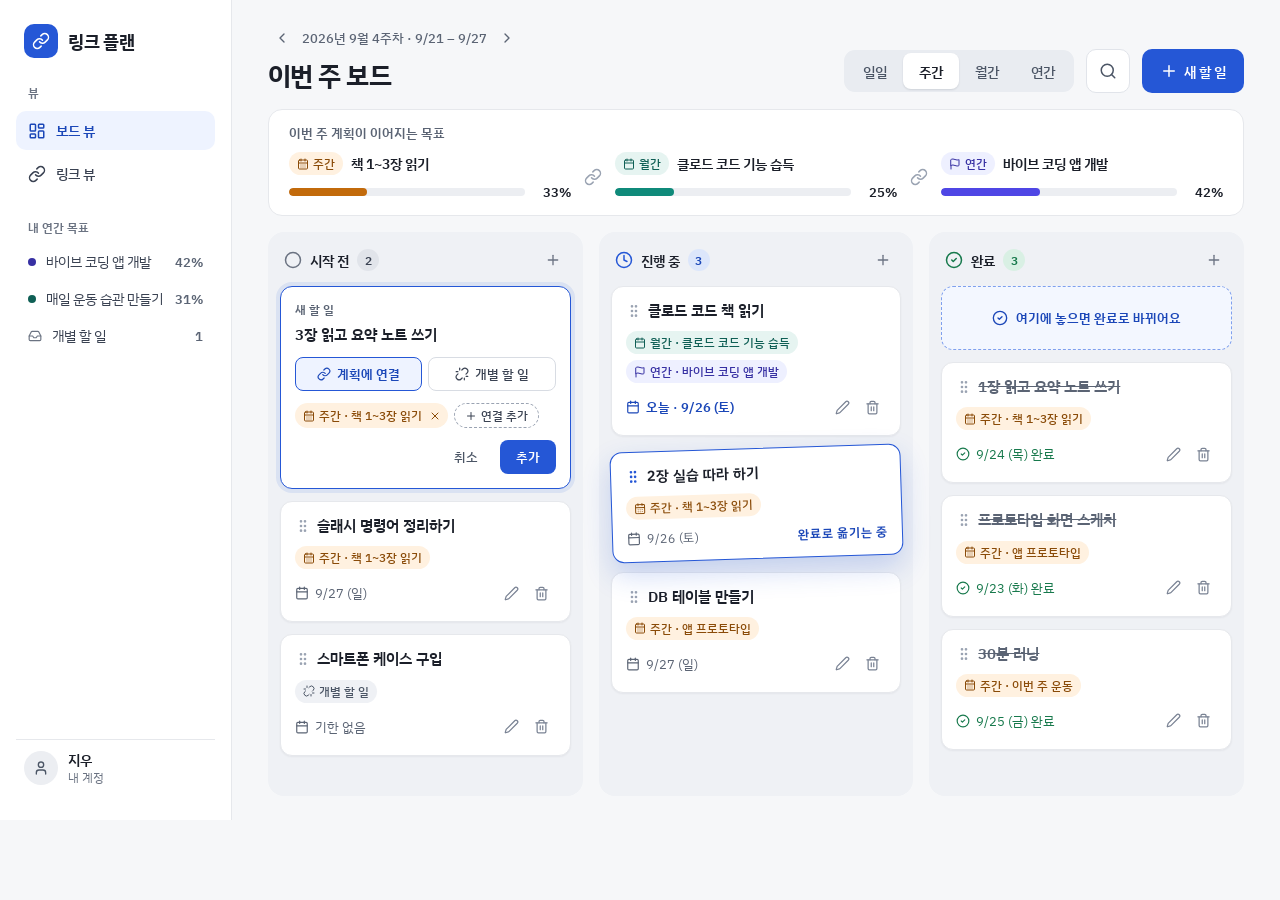
<file: design/mockups/clean-board.html>
<!--
  링크 플랜 디자인 시안: 클린 · 보드 뷰
  파일: clean-board.html  (테마=clean, 뷰=board, 캔버스 1280x820)
  정적 시안입니다. 값과 규칙은 DESIGN.md 가 기준입니다.
-->
<!doctype html>
<html lang="ko">
<head>
<meta charset="utf-8">
<title>링크 플랜 클린 시안</title>

<meta name="viewport" content="width=1280">
<meta name="linkplan-theme" content="clean">
<meta name="linkplan-view" content="board">
<link href="https://fonts.googleapis.com/css2?family=IBM+Plex+Sans+KR:wght@400;500;600;700&display=swap" rel="stylesheet">
<style>
body{margin:0;background:#F6F7F9}
.ic{fill:none;stroke:currentColor;stroke-width:2;stroke-linecap:round;stroke-linejoin:round;flex-shrink:0}
button,input{font-family:inherit}
a{text-decoration:none}
</style>
</head>
<body>


<div style="position:relative;width:1280px;height:820px;box-sizing:border-box;display:flex;background:#F6F7F9;color:#1B1F29;font-family:'IBM Plex Sans KR',system-ui,sans-serif">

<svg width="0" height="0" style="position:absolute" aria-hidden="true" focusable="false">
<defs>
<symbol id="i-link" viewBox="0 0 24 24"><path d="M10 13a5 5 0 0 0 7.54.54l3-3a5 5 0 0 0-7.07-7.07l-1.72 1.71"/><path d="M14 11a5 5 0 0 0-7.54-.54l-3 3a5 5 0 0 0 7.07 7.07l1.71-1.71"/></symbol>
<symbol id="i-unlink" viewBox="0 0 24 24"><path d="m18.84 12.25 1.72-1.71h-.02a5.004 5.004 0 0 0-.12-7.07 5.006 5.006 0 0 0-6.95 0l-1.72 1.71"/><path d="m5.17 11.75-1.71 1.71a5.004 5.004 0 0 0 .12 7.07 5.006 5.006 0 0 0 6.95 0l1.71-1.71"/><line x1="8" x2="8" y1="2" y2="5"/><line x1="2" x2="5" y1="8" y2="8"/><line x1="16" x2="16" y1="19" y2="22"/><line x1="19" x2="22" y1="16" y2="16"/></symbol>
<symbol id="i-grip" viewBox="0 0 24 24"><circle cx="9" cy="12" r="1"/><circle cx="9" cy="5" r="1"/><circle cx="9" cy="19" r="1"/><circle cx="15" cy="12" r="1"/><circle cx="15" cy="5" r="1"/><circle cx="15" cy="19" r="1"/></symbol>
<symbol id="i-calendar" viewBox="0 0 24 24"><path d="M8 2v4"/><path d="M16 2v4"/><rect width="18" height="18" x="3" y="4" rx="2"/><path d="M3 10h18"/></symbol>
<symbol id="i-calendar-days" viewBox="0 0 24 24"><path d="M8 2v4"/><path d="M16 2v4"/><rect width="18" height="18" x="3" y="4" rx="2"/><path d="M3 10h18"/><path d="M8 14h.01"/><path d="M12 14h.01"/><path d="M16 14h.01"/><path d="M8 18h.01"/><path d="M12 18h.01"/><path d="M16 18h.01"/></symbol>
<symbol id="i-flag" viewBox="0 0 24 24"><path d="M4 15s1-1 4-1 5 2 8 2 4-1 4-1V3s-1 1-4 1-5-2-8-2-4 1-4 1z"/><line x1="4" x2="4" y1="22" y2="15"/></symbol>
<symbol id="i-dashboard" viewBox="0 0 24 24"><rect width="7" height="9" x="3" y="3" rx="1"/><rect width="7" height="5" x="14" y="3" rx="1"/><rect width="7" height="9" x="14" y="12" rx="1"/><rect width="7" height="5" x="3" y="16" rx="1"/></symbol>
<symbol id="i-sun" viewBox="0 0 24 24"><circle cx="12" cy="12" r="4"/><path d="M12 2v2"/><path d="M12 20v2"/><path d="m4.93 4.93 1.41 1.41"/><path d="m17.66 17.66 1.41 1.41"/><path d="M2 12h2"/><path d="M20 12h2"/><path d="m6.34 17.66-1.41 1.41"/><path d="m19.07 4.93-1.41 1.41"/></symbol>
<symbol id="i-inbox" viewBox="0 0 24 24"><polyline points="22 12 16 12 14 15 10 15 8 12 2 12"/><path d="M5.45 5.11 2 12v6a2 2 0 0 0 2 2h16a2 2 0 0 0 2-2v-6l-3.45-6.89A2 2 0 0 0 16.76 4H7.24a2 2 0 0 0-1.79 1.11z"/></symbol>
<symbol id="i-search" viewBox="0 0 24 24"><circle cx="11" cy="11" r="8"/><path d="m21 21-4.3-4.3"/></symbol>
<symbol id="i-pencil" viewBox="0 0 24 24"><path d="M21.174 6.812a1 1 0 0 0-3.986-3.987L3.842 16.174a2 2 0 0 0-.5.83l-1.321 4.352a.5.5 0 0 0 .623.622l4.353-1.32a2 2 0 0 0 .83-.497z"/></symbol>
<symbol id="i-trash" viewBox="0 0 24 24"><path d="M3 6h18"/><path d="M19 6v14c0 1-1 2-2 2H7c-1 0-2-1-2-2V6"/><path d="M8 6V4c0-1 1-2 2-2h4c1 0 2 1 2 2v2"/><line x1="10" x2="10" y1="11" y2="17"/><line x1="14" x2="14" y1="11" y2="17"/></symbol>
<symbol id="i-chev-l" viewBox="0 0 24 24"><path d="m15 18-6-6 6-6"/></symbol>
<symbol id="i-chev-r" viewBox="0 0 24 24"><path d="m9 18 6-6-6-6"/></symbol>
<symbol id="i-plus" viewBox="0 0 24 24"><path d="M5 12h14"/><path d="M12 5v14"/></symbol>
<symbol id="i-circle" viewBox="0 0 24 24"><circle cx="12" cy="12" r="10"/></symbol>
<symbol id="i-clock" viewBox="0 0 24 24"><circle cx="12" cy="12" r="10"/><polyline points="12 6 12 12 16 14"/></symbol>
<symbol id="i-circle-check" viewBox="0 0 24 24"><circle cx="12" cy="12" r="10"/><path d="m9 12 2 2 4-4"/></symbol>
<symbol id="i-user" viewBox="0 0 24 24"><path d="M19 21v-2a4 4 0 0 0-4-4H9a4 4 0 0 0-4 4v2"/><circle cx="12" cy="7" r="4"/></symbol>
<symbol id="i-x" viewBox="0 0 24 24"><path d="M18 6 6 18"/><path d="m6 6 12 12"/></symbol>
</defs>
</svg>

<!-- 사이드바 -->
<aside style="width:232px;flex-shrink:0;box-sizing:border-box;background:#FFFFFF;border-right:1px solid #E6E8EC;padding:24px 16px;display:flex;flex-direction:column;gap:26px">
  <div style="display:flex;align-items:center;gap:10px;padding:0 8px">
    <div style="width:34px;height:34px;border-radius:10px;background:#2557D6;color:#FFFFFF;display:flex;align-items:center;justify-content:center"><svg class="ic" width="18" height="18" viewBox="0 0 24 24"><use href="#i-link"/></svg></div>
    <div style="font-size:18px;font-weight:700;letter-spacing:-0.02em">링크 플랜</div>
  </div>

  <nav style="display:flex;flex-direction:column;gap:4px" aria-label="보기">
    <div style="font-size:12px;font-weight:600;color:#6B7382;padding:0 12px 6px">뷰</div>
    <a href="#board" style="display:flex;align-items:center;gap:10px;padding:10px 12px;border-radius:10px;font-size:14px;font-weight:600;color:#1B47B8;background:#EEF3FF"><svg class="ic" width="18" height="18" viewBox="0 0 24 24"><use href="#i-dashboard"/></svg>보드 뷰</a>
    <a href="#link" style="display:flex;align-items:center;gap:10px;padding:10px 12px;border-radius:10px;font-size:14px;font-weight:500;color:#3A4252"><svg class="ic" width="18" height="18" viewBox="0 0 24 24"><use href="#i-link"/></svg>링크 뷰</a>
  </nav>

  <nav style="display:flex;flex-direction:column;gap:2px" aria-label="내 목표">
    <div style="font-size:12px;font-weight:600;color:#6B7382;padding:0 12px 6px">내 연간 목표</div>
    <a href="#goal1" style="display:flex;align-items:center;gap:10px;padding:8px 12px;border-radius:10px;font-size:13.5px;color:#3A4252">
      <span style="width:8px;height:8px;border-radius:99px;background:#3730A3;flex-shrink:0"></span>
      <span style="flex-grow:1;min-width:0;white-space:nowrap;overflow:hidden;text-overflow:ellipsis">바이브 코딩 앱 개발</span>
      <span style="font-size:12.5px;font-weight:600;color:#5B6474">42%</span>
    </a>
    <a href="#goal2" style="display:flex;align-items:center;gap:10px;padding:8px 12px;border-radius:10px;font-size:13.5px;color:#3A4252">
      <span style="width:8px;height:8px;border-radius:99px;background:#0F5F55;flex-shrink:0"></span>
      <span style="flex-grow:1;min-width:0;white-space:nowrap;overflow:hidden;text-overflow:ellipsis">매일 운동 습관 만들기</span>
      <span style="font-size:12.5px;font-weight:600;color:#5B6474">31%</span>
    </a>
    <a href="#solo" style="display:flex;align-items:center;gap:10px;padding:8px 12px;border-radius:10px;font-size:13.5px;color:#3A4252">
      <span style="color:#6B7382;display:flex"><svg class="ic" width="14" height="14" viewBox="0 0 24 24"><use href="#i-inbox"/></svg></span>
      <span style="flex-grow:1">개별 할 일</span>
      <span style="font-size:12.5px;font-weight:600;color:#5B6474">1</span>
    </a>
  </nav>

  <div style="margin-top:auto;display:flex;align-items:center;gap:10px;padding:10px 8px;border-top:1px solid #E6E8EC">
    <div style="width:34px;height:34px;border-radius:99px;background:#ECEEF2;color:#4B5565;display:flex;align-items:center;justify-content:center"><svg class="ic" width="16" height="16" viewBox="0 0 24 24"><use href="#i-user"/></svg></div>
    <div style="display:flex;flex-direction:column">
      <span style="font-size:13.5px;font-weight:600">지우</span>
      <span style="font-size:12px;color:#6B7382">내 계정</span>
    </div>
  </div>
</aside>

<!-- 메인 -->
<main style="flex-grow:1;min-width:0;box-sizing:border-box;padding:24px 36px;display:flex;flex-direction:column;gap:16px">

  <!-- 헤더 -->
  <div style="display:flex;align-items:flex-end;justify-content:space-between;gap:16px">
    <div style="display:flex;flex-direction:column;gap:6px">
      <div style="display:flex;align-items:center;gap:6px;color:#5B6474;font-size:13px;font-weight:500">
        <button aria-label="이전 주" style="width:28px;height:28px;border:0;border-radius:8px;background:transparent;color:#5B6474;display:flex;align-items:center;justify-content:center;cursor:pointer"><svg class="ic" width="16" height="16" viewBox="0 0 24 24"><use href="#i-chev-l"/></svg></button>
        <span>2026년 9월 4주차 · 9/21 – 9/27</span>
        <button aria-label="다음 주" style="width:28px;height:28px;border:0;border-radius:8px;background:transparent;color:#5B6474;display:flex;align-items:center;justify-content:center;cursor:pointer"><svg class="ic" width="16" height="16" viewBox="0 0 24 24"><use href="#i-chev-r"/></svg></button>
      </div>
      <h1 style="margin:0;font-size:26px;font-weight:700;letter-spacing:-0.02em">이번 주 보드</h1>
    </div>
    <div style="display:flex;align-items:center;gap:12px">
      <div role="group" aria-label="보기 기간" style="display:flex;padding:3px;background:#E9ECF1;border-radius:11px">
        <button style="height:36px;padding:0 16px;border:0;border-radius:8px;background:transparent;color:#4B5565;font-size:13.5px;font-weight:500;cursor:pointer">일일</button>
        <button style="height:36px;padding:0 16px;border:0;border-radius:8px;background:#FFFFFF;color:#1B1F29;font-size:13.5px;font-weight:600;box-shadow:0 1px 2px rgba(16,24,40,0.12);cursor:pointer">주간</button>
        <button style="height:36px;padding:0 16px;border:0;border-radius:8px;background:transparent;color:#4B5565;font-size:13.5px;font-weight:500;cursor:pointer">월간</button>
        <button style="height:36px;padding:0 16px;border:0;border-radius:8px;background:transparent;color:#4B5565;font-size:13.5px;font-weight:500;cursor:pointer">연간</button>
      </div>
      <button aria-label="검색" style="width:44px;height:44px;border:1px solid #E1E4EA;border-radius:10px;background:#FFFFFF;color:#4B5565;display:flex;align-items:center;justify-content:center;cursor:pointer"><svg class="ic" width="18" height="18" viewBox="0 0 24 24"><use href="#i-search"/></svg></button>
      <button style="display:flex;align-items:center;gap:6px;height:44px;padding:0 18px;border:0;border-radius:10px;background:#2557D6;color:#FFFFFF;font-size:14px;font-weight:600;cursor:pointer"><svg class="ic" width="18" height="18" viewBox="0 0 24 24"><use href="#i-plus"/></svg>새 할 일</button>
    </div>
  </div>

  <!-- 연결 사슬: 주간 → 월간 → 연간 -->
  <section aria-label="이번 주 계획이 이어지는 목표" style="background:#FFFFFF;border:1px solid #E6E8EC;border-radius:14px;padding:14px 20px;display:flex;flex-direction:column;gap:10px">
    <div style="font-size:12.5px;font-weight:600;color:#5B6474">이번 주 계획이 이어지는 목표</div>
    <div style="display:flex;align-items:center;gap:0">
      <div style="flex:1 1 0;min-width:0;display:flex;flex-direction:column;gap:8px">
        <div style="display:flex;align-items:center;gap:8px">
          <span style="display:inline-flex;align-items:center;gap:4px;padding:3px 8px;border-radius:999px;background:#FFF1E0;color:#8A4B08;font-size:12px;font-weight:500"><svg class="ic" width="12" height="12" viewBox="0 0 24 24"><use href="#i-calendar-days"/></svg>주간</span>
          <span style="font-size:14px;font-weight:600;white-space:nowrap;overflow:hidden;text-overflow:ellipsis">책 1~3장 읽기</span>
        </div>
        <div style="display:flex;align-items:center;gap:10px">
          <div style="flex-grow:1;height:8px;border-radius:99px;background:#ECEEF2;overflow:hidden"><div style="width:33%;height:100%;border-radius:99px;background:#C26A0B"></div></div>
          <span style="width:36px;text-align:right;font-size:13px;font-weight:600">33%</span>
        </div>
      </div>
      <div style="width:44px;flex-shrink:0;display:flex;align-items:center;justify-content:center;color:#9AA3B2"><svg class="ic" width="18" height="18" viewBox="0 0 24 24"><use href="#i-link"/></svg></div>
      <div style="flex:1 1 0;min-width:0;display:flex;flex-direction:column;gap:8px">
        <div style="display:flex;align-items:center;gap:8px">
          <span style="display:inline-flex;align-items:center;gap:4px;padding:3px 8px;border-radius:999px;background:#E6F4F1;color:#0F5F55;font-size:12px;font-weight:500"><svg class="ic" width="12" height="12" viewBox="0 0 24 24"><use href="#i-calendar"/></svg>월간</span>
          <span style="font-size:14px;font-weight:600;white-space:nowrap;overflow:hidden;text-overflow:ellipsis">클로드 코드 기능 습득</span>
        </div>
        <div style="display:flex;align-items:center;gap:10px">
          <div style="flex-grow:1;height:8px;border-radius:99px;background:#ECEEF2;overflow:hidden"><div style="width:25%;height:100%;border-radius:99px;background:#0F8A7A"></div></div>
          <span style="width:36px;text-align:right;font-size:13px;font-weight:600">25%</span>
        </div>
      </div>
      <div style="width:44px;flex-shrink:0;display:flex;align-items:center;justify-content:center;color:#9AA3B2"><svg class="ic" width="18" height="18" viewBox="0 0 24 24"><use href="#i-link"/></svg></div>
      <div style="flex:1 1 0;min-width:0;display:flex;flex-direction:column;gap:8px">
        <div style="display:flex;align-items:center;gap:8px">
          <span style="display:inline-flex;align-items:center;gap:4px;padding:3px 8px;border-radius:999px;background:#EEF0FF;color:#3730A3;font-size:12px;font-weight:500"><svg class="ic" width="12" height="12" viewBox="0 0 24 24"><use href="#i-flag"/></svg>연간</span>
          <span style="font-size:14px;font-weight:600;white-space:nowrap;overflow:hidden;text-overflow:ellipsis">바이브 코딩 앱 개발</span>
        </div>
        <div style="display:flex;align-items:center;gap:10px">
          <div style="flex-grow:1;height:8px;border-radius:99px;background:#ECEEF2;overflow:hidden"><div style="width:42%;height:100%;border-radius:99px;background:#4F46E5"></div></div>
          <span style="width:36px;text-align:right;font-size:13px;font-weight:600">42%</span>
        </div>
      </div>
    </div>
  </section>

  <!-- 칸반 보드 -->
  <div style="flex-grow:1;min-height:0;display:flex;gap:16px;align-items:stretch">

    <!-- 시작 전 -->
    <section aria-label="시작 전" style="flex:1 1 0;min-width:0;box-sizing:border-box;background:#EFF1F5;border-radius:16px;padding:12px;display:flex;flex-direction:column;gap:12px">
      <div style="display:flex;align-items:center;gap:8px;padding:2px 4px 0">
        <span style="color:#6B7382;display:flex"><svg class="ic" width="18" height="18" viewBox="0 0 24 24"><use href="#i-circle"/></svg></span>
        <span style="font-size:14px;font-weight:600">시작 전</span>
        <span style="min-width:22px;height:22px;padding:0 6px;box-sizing:border-box;border-radius:99px;background:#E1E4EA;color:#3A4252;font-size:12px;font-weight:600;display:flex;align-items:center;justify-content:center">2</span>
        <span style="flex-grow:1"></span>
        <button aria-label="시작 전에 할 일 추가" style="width:28px;height:28px;border:0;border-radius:8px;background:transparent;color:#6B7382;display:flex;align-items:center;justify-content:center;cursor:pointer"><svg class="ic" width="16" height="16" viewBox="0 0 24 24"><use href="#i-plus"/></svg></button>
      </div>

      <!-- 새 할 일 입력: 연결 방식 선택 -->
      <div style="background:#FFFFFF;border:1.5px solid #2557D6;border-radius:12px;padding:14px;display:flex;flex-direction:column;gap:12px;box-shadow:0 0 0 4px rgba(37,87,214,0.10)">
        <label style="display:flex;flex-direction:column;gap:6px">
          <span style="font-size:12px;font-weight:600;color:#5B6474">새 할 일</span>
          <input type="text" value="3장 읽고 요약 노트 쓰기" style="border:0;outline:0;padding:0;background:transparent;font-size:15px;font-weight:600;color:#1B1F29">
        </label>
        <div role="group" aria-label="연결 방식" style="display:flex;gap:6px">
          <button style="flex:1;height:34px;border-radius:8px;border:1.5px solid #2557D6;background:#EEF3FF;color:#1B47B8;font-size:13px;font-weight:600;display:flex;align-items:center;justify-content:center;gap:6px;cursor:pointer"><svg class="ic" width="14" height="14" viewBox="0 0 24 24"><use href="#i-link"/></svg>계획에 연결</button>
          <button style="flex:1;height:34px;border-radius:8px;border:1px solid #D8DCE3;background:#FFFFFF;color:#3A4252;font-size:13px;font-weight:500;display:flex;align-items:center;justify-content:center;gap:6px;cursor:pointer"><svg class="ic" width="14" height="14" viewBox="0 0 24 24"><use href="#i-unlink"/></svg>개별 할 일</button>
        </div>
        <div style="display:flex;flex-wrap:wrap;gap:6px">
          <span style="display:inline-flex;align-items:center;gap:4px;padding:3px 4px 3px 8px;border-radius:999px;background:#FFF1E0;color:#8A4B08;font-size:12px;font-weight:500"><svg class="ic" width="12" height="12" viewBox="0 0 24 24"><use href="#i-calendar-days"/></svg>주간 · 책 1~3장 읽기<button aria-label="연결 해제" style="width:18px;height:18px;padding:0;border:0;border-radius:99px;background:transparent;color:#8A4B08;display:flex;align-items:center;justify-content:center;cursor:pointer"><svg class="ic" width="12" height="12" viewBox="0 0 24 24"><use href="#i-x"/></svg></button></span>
          <button style="display:inline-flex;align-items:center;gap:4px;padding:3px 10px;border-radius:999px;border:1px dashed #9AA3B2;background:#FFFFFF;color:#3A4252;font-size:12px;font-weight:500;cursor:pointer"><svg class="ic" width="12" height="12" viewBox="0 0 24 24"><use href="#i-plus"/></svg>연결 추가</button>
        </div>
        <div style="display:flex;justify-content:flex-end;gap:8px">
          <button style="height:34px;padding:0 14px;border:0;border-radius:8px;background:transparent;color:#4B5565;font-size:13px;font-weight:500;cursor:pointer">취소</button>
          <button style="height:34px;padding:0 16px;border:0;border-radius:8px;background:#2557D6;color:#FFFFFF;font-size:13px;font-weight:600;cursor:pointer">추가</button>
        </div>
      </div>

      <div style="background:#FFFFFF;border:1px solid #E6E8EC;border-radius:12px;padding:14px;display:flex;flex-direction:column;gap:10px;box-shadow:0 1px 2px rgba(16,24,40,0.05)">
        <div style="display:flex;align-items:flex-start;gap:6px">
          <span style="color:#9AA3B2;margin-top:2px;display:flex"><svg class="ic" width="16" height="16" viewBox="0 0 24 24"><use href="#i-grip"/></svg></span>
          <div style="flex-grow:1;font-size:14.5px;font-weight:600;line-height:1.4">슬래시 명령어 정리하기</div>
        </div>
        <div style="display:flex;flex-wrap:wrap;gap:6px">
          <span style="display:inline-flex;align-items:center;gap:4px;padding:3px 8px;border-radius:999px;background:#FFF1E0;color:#8A4B08;font-size:12px;font-weight:500"><svg class="ic" width="12" height="12" viewBox="0 0 24 24"><use href="#i-calendar-days"/></svg>주간 · 책 1~3장 읽기</span>
        </div>
        <div style="display:flex;align-items:center;justify-content:space-between;color:#5B6474;font-size:12.5px">
          <span style="display:flex;align-items:center;gap:6px"><svg class="ic" width="14" height="14" viewBox="0 0 24 24"><use href="#i-calendar"/></svg>9/27 (일)</span>
          <span style="display:flex;gap:2px">
            <button aria-label="수정" style="width:28px;height:28px;border:0;border-radius:8px;background:transparent;color:#7A8394;display:flex;align-items:center;justify-content:center;cursor:pointer"><svg class="ic" width="15" height="15" viewBox="0 0 24 24"><use href="#i-pencil"/></svg></button>
            <button aria-label="삭제" style="width:28px;height:28px;border:0;border-radius:8px;background:transparent;color:#7A8394;display:flex;align-items:center;justify-content:center;cursor:pointer"><svg class="ic" width="15" height="15" viewBox="0 0 24 24"><use href="#i-trash"/></svg></button>
          </span>
        </div>
      </div>

      <div style="background:#FFFFFF;border:1px solid #E6E8EC;border-radius:12px;padding:14px;display:flex;flex-direction:column;gap:10px;box-shadow:0 1px 2px rgba(16,24,40,0.05)">
        <div style="display:flex;align-items:flex-start;gap:6px">
          <span style="color:#9AA3B2;margin-top:2px;display:flex"><svg class="ic" width="16" height="16" viewBox="0 0 24 24"><use href="#i-grip"/></svg></span>
          <div style="flex-grow:1;font-size:14.5px;font-weight:600;line-height:1.4">스마트폰 케이스 구입</div>
        </div>
        <div style="display:flex;flex-wrap:wrap;gap:6px">
          <span style="display:inline-flex;align-items:center;gap:4px;padding:3px 8px;border-radius:999px;background:#EFF1F5;color:#4B5565;font-size:12px;font-weight:500"><svg class="ic" width="12" height="12" viewBox="0 0 24 24"><use href="#i-unlink"/></svg>개별 할 일</span>
        </div>
        <div style="display:flex;align-items:center;justify-content:space-between;color:#5B6474;font-size:12.5px">
          <span style="display:flex;align-items:center;gap:6px"><svg class="ic" width="14" height="14" viewBox="0 0 24 24"><use href="#i-calendar"/></svg>기한 없음</span>
          <span style="display:flex;gap:2px">
            <button aria-label="수정" style="width:28px;height:28px;border:0;border-radius:8px;background:transparent;color:#7A8394;display:flex;align-items:center;justify-content:center;cursor:pointer"><svg class="ic" width="15" height="15" viewBox="0 0 24 24"><use href="#i-pencil"/></svg></button>
            <button aria-label="삭제" style="width:28px;height:28px;border:0;border-radius:8px;background:transparent;color:#7A8394;display:flex;align-items:center;justify-content:center;cursor:pointer"><svg class="ic" width="15" height="15" viewBox="0 0 24 24"><use href="#i-trash"/></svg></button>
          </span>
        </div>
      </div>
    </section>

    <!-- 진행 중 -->
    <section aria-label="진행 중" style="flex:1 1 0;min-width:0;box-sizing:border-box;background:#EFF1F5;border-radius:16px;padding:12px;display:flex;flex-direction:column;gap:12px">
      <div style="display:flex;align-items:center;gap:8px;padding:2px 4px 0">
        <span style="color:#2557D6;display:flex"><svg class="ic" width="18" height="18" viewBox="0 0 24 24"><use href="#i-clock"/></svg></span>
        <span style="font-size:14px;font-weight:600">진행 중</span>
        <span style="min-width:22px;height:22px;padding:0 6px;box-sizing:border-box;border-radius:99px;background:#DCE6FB;color:#1B47B8;font-size:12px;font-weight:600;display:flex;align-items:center;justify-content:center">3</span>
        <span style="flex-grow:1"></span>
        <button aria-label="진행 중에 할 일 추가" style="width:28px;height:28px;border:0;border-radius:8px;background:transparent;color:#6B7382;display:flex;align-items:center;justify-content:center;cursor:pointer"><svg class="ic" width="16" height="16" viewBox="0 0 24 24"><use href="#i-plus"/></svg></button>
      </div>

      <div style="background:#FFFFFF;border:1px solid #E6E8EC;border-radius:12px;padding:14px;display:flex;flex-direction:column;gap:10px;box-shadow:0 1px 2px rgba(16,24,40,0.05)">
        <div style="display:flex;align-items:flex-start;gap:6px">
          <span style="color:#9AA3B2;margin-top:2px;display:flex"><svg class="ic" width="16" height="16" viewBox="0 0 24 24"><use href="#i-grip"/></svg></span>
          <div style="flex-grow:1;font-size:14.5px;font-weight:600;line-height:1.4">클로드 코드 책 읽기</div>
        </div>
        <div style="display:flex;flex-wrap:wrap;gap:6px">
          <span style="display:inline-flex;align-items:center;gap:4px;padding:3px 8px;border-radius:999px;background:#E6F4F1;color:#0F5F55;font-size:12px;font-weight:500"><svg class="ic" width="12" height="12" viewBox="0 0 24 24"><use href="#i-calendar"/></svg>월간 · 클로드 코드 기능 습득</span>
          <span style="display:inline-flex;align-items:center;gap:4px;padding:3px 8px;border-radius:999px;background:#EEF0FF;color:#3730A3;font-size:12px;font-weight:500"><svg class="ic" width="12" height="12" viewBox="0 0 24 24"><use href="#i-flag"/></svg>연간 · 바이브 코딩 앱 개발</span>
        </div>
        <div style="display:flex;align-items:center;justify-content:space-between;color:#5B6474;font-size:12.5px">
          <span style="display:flex;align-items:center;gap:6px;color:#1B47B8;font-weight:600"><svg class="ic" width="14" height="14" viewBox="0 0 24 24"><use href="#i-calendar"/></svg>오늘 · 9/26 (토)</span>
          <span style="display:flex;gap:2px">
            <button aria-label="수정" style="width:28px;height:28px;border:0;border-radius:8px;background:transparent;color:#7A8394;display:flex;align-items:center;justify-content:center;cursor:pointer"><svg class="ic" width="15" height="15" viewBox="0 0 24 24"><use href="#i-pencil"/></svg></button>
            <button aria-label="삭제" style="width:28px;height:28px;border:0;border-radius:8px;background:transparent;color:#7A8394;display:flex;align-items:center;justify-content:center;cursor:pointer"><svg class="ic" width="15" height="15" viewBox="0 0 24 24"><use href="#i-trash"/></svg></button>
          </span>
        </div>
      </div>

      <!-- 드래그 중인 카드 -->
      <div style="background:#FFFFFF;border:1.5px solid #2557D6;border-radius:12px;padding:14px;display:flex;flex-direction:column;gap:10px;box-shadow:0 12px 28px rgba(37,87,214,0.22);transform:rotate(-1.8deg)">
        <div style="display:flex;align-items:flex-start;gap:6px">
          <span style="color:#2557D6;margin-top:2px;display:flex"><svg class="ic" width="16" height="16" viewBox="0 0 24 24"><use href="#i-grip"/></svg></span>
          <div style="flex-grow:1;font-size:14.5px;font-weight:600;line-height:1.4">2장 실습 따라 하기</div>
        </div>
        <div style="display:flex;flex-wrap:wrap;gap:6px">
          <span style="display:inline-flex;align-items:center;gap:4px;padding:3px 8px;border-radius:999px;background:#FFF1E0;color:#8A4B08;font-size:12px;font-weight:500"><svg class="ic" width="12" height="12" viewBox="0 0 24 24"><use href="#i-calendar-days"/></svg>주간 · 책 1~3장 읽기</span>
        </div>
        <div style="display:flex;align-items:center;justify-content:space-between;color:#5B6474;font-size:12.5px">
          <span style="display:flex;align-items:center;gap:6px"><svg class="ic" width="14" height="14" viewBox="0 0 24 24"><use href="#i-calendar"/></svg>9/26 (토)</span>
          <span style="color:#1B47B8;font-weight:600">완료로 옮기는 중</span>
        </div>
      </div>

      <div style="background:#FFFFFF;border:1px solid #E6E8EC;border-radius:12px;padding:14px;display:flex;flex-direction:column;gap:10px;box-shadow:0 1px 2px rgba(16,24,40,0.05)">
        <div style="display:flex;align-items:flex-start;gap:6px">
          <span style="color:#9AA3B2;margin-top:2px;display:flex"><svg class="ic" width="16" height="16" viewBox="0 0 24 24"><use href="#i-grip"/></svg></span>
          <div style="flex-grow:1;font-size:14.5px;font-weight:600;line-height:1.4">DB 테이블 만들기</div>
        </div>
        <div style="display:flex;flex-wrap:wrap;gap:6px">
          <span style="display:inline-flex;align-items:center;gap:4px;padding:3px 8px;border-radius:999px;background:#FFF1E0;color:#8A4B08;font-size:12px;font-weight:500"><svg class="ic" width="12" height="12" viewBox="0 0 24 24"><use href="#i-calendar-days"/></svg>주간 · 앱 프로토타입</span>
        </div>
        <div style="display:flex;align-items:center;justify-content:space-between;color:#5B6474;font-size:12.5px">
          <span style="display:flex;align-items:center;gap:6px"><svg class="ic" width="14" height="14" viewBox="0 0 24 24"><use href="#i-calendar"/></svg>9/27 (일)</span>
          <span style="display:flex;gap:2px">
            <button aria-label="수정" style="width:28px;height:28px;border:0;border-radius:8px;background:transparent;color:#7A8394;display:flex;align-items:center;justify-content:center;cursor:pointer"><svg class="ic" width="15" height="15" viewBox="0 0 24 24"><use href="#i-pencil"/></svg></button>
            <button aria-label="삭제" style="width:28px;height:28px;border:0;border-radius:8px;background:transparent;color:#7A8394;display:flex;align-items:center;justify-content:center;cursor:pointer"><svg class="ic" width="15" height="15" viewBox="0 0 24 24"><use href="#i-trash"/></svg></button>
          </span>
        </div>
      </div>
    </section>

    <!-- 완료 -->
    <section aria-label="완료" style="flex:1 1 0;min-width:0;box-sizing:border-box;background:#EFF1F5;border-radius:16px;padding:12px;display:flex;flex-direction:column;gap:12px">
      <div style="display:flex;align-items:center;gap:8px;padding:2px 4px 0">
        <span style="color:#17794C;display:flex"><svg class="ic" width="18" height="18" viewBox="0 0 24 24"><use href="#i-circle-check"/></svg></span>
        <span style="font-size:14px;font-weight:600">완료</span>
        <span style="min-width:22px;height:22px;padding:0 6px;box-sizing:border-box;border-radius:99px;background:#D9F0E4;color:#17794C;font-size:12px;font-weight:600;display:flex;align-items:center;justify-content:center">3</span>
        <span style="flex-grow:1"></span>
        <button aria-label="완료에 할 일 추가" style="width:28px;height:28px;border:0;border-radius:8px;background:transparent;color:#6B7382;display:flex;align-items:center;justify-content:center;cursor:pointer"><svg class="ic" width="16" height="16" viewBox="0 0 24 24"><use href="#i-plus"/></svg></button>
      </div>

      <div style="height:64px;box-sizing:border-box;border:1.5px dashed #7FA0EE;border-radius:12px;background:#F3F7FF;color:#1B47B8;font-size:13px;font-weight:600;display:flex;align-items:center;justify-content:center;gap:8px"><svg class="ic" width="16" height="16" viewBox="0 0 24 24"><use href="#i-circle-check"/></svg>여기에 놓으면 완료로 바뀌어요</div>

      <div style="background:#FFFFFF;border:1px solid #E6E8EC;border-radius:12px;padding:14px;display:flex;flex-direction:column;gap:10px;box-shadow:0 1px 2px rgba(16,24,40,0.05)">
        <div style="display:flex;align-items:flex-start;gap:6px">
          <span style="color:#9AA3B2;margin-top:2px;display:flex"><svg class="ic" width="16" height="16" viewBox="0 0 24 24"><use href="#i-grip"/></svg></span>
          <div style="flex-grow:1;font-size:14.5px;font-weight:600;line-height:1.4;color:#5B6474;text-decoration:line-through">1장 읽고 요약 노트 쓰기</div>
        </div>
        <div style="display:flex;flex-wrap:wrap;gap:6px">
          <span style="display:inline-flex;align-items:center;gap:4px;padding:3px 8px;border-radius:999px;background:#FFF1E0;color:#8A4B08;font-size:12px;font-weight:500"><svg class="ic" width="12" height="12" viewBox="0 0 24 24"><use href="#i-calendar-days"/></svg>주간 · 책 1~3장 읽기</span>
        </div>
        <div style="display:flex;align-items:center;justify-content:space-between;color:#5B6474;font-size:12.5px">
          <span style="display:flex;align-items:center;gap:6px;color:#17794C"><svg class="ic" width="14" height="14" viewBox="0 0 24 24"><use href="#i-circle-check"/></svg>9/24 (목) 완료</span>
          <span style="display:flex;gap:2px">
            <button aria-label="수정" style="width:28px;height:28px;border:0;border-radius:8px;background:transparent;color:#7A8394;display:flex;align-items:center;justify-content:center;cursor:pointer"><svg class="ic" width="15" height="15" viewBox="0 0 24 24"><use href="#i-pencil"/></svg></button>
            <button aria-label="삭제" style="width:28px;height:28px;border:0;border-radius:8px;background:transparent;color:#7A8394;display:flex;align-items:center;justify-content:center;cursor:pointer"><svg class="ic" width="15" height="15" viewBox="0 0 24 24"><use href="#i-trash"/></svg></button>
          </span>
        </div>
      </div>

      <div style="background:#FFFFFF;border:1px solid #E6E8EC;border-radius:12px;padding:14px;display:flex;flex-direction:column;gap:10px;box-shadow:0 1px 2px rgba(16,24,40,0.05)">
        <div style="display:flex;align-items:flex-start;gap:6px">
          <span style="color:#9AA3B2;margin-top:2px;display:flex"><svg class="ic" width="16" height="16" viewBox="0 0 24 24"><use href="#i-grip"/></svg></span>
          <div style="flex-grow:1;font-size:14.5px;font-weight:600;line-height:1.4;color:#5B6474;text-decoration:line-through">프로토타입 화면 스케치</div>
        </div>
        <div style="display:flex;flex-wrap:wrap;gap:6px">
          <span style="display:inline-flex;align-items:center;gap:4px;padding:3px 8px;border-radius:999px;background:#FFF1E0;color:#8A4B08;font-size:12px;font-weight:500"><svg class="ic" width="12" height="12" viewBox="0 0 24 24"><use href="#i-calendar-days"/></svg>주간 · 앱 프로토타입</span>
        </div>
        <div style="display:flex;align-items:center;justify-content:space-between;color:#5B6474;font-size:12.5px">
          <span style="display:flex;align-items:center;gap:6px;color:#17794C"><svg class="ic" width="14" height="14" viewBox="0 0 24 24"><use href="#i-circle-check"/></svg>9/23 (화) 완료</span>
          <span style="display:flex;gap:2px">
            <button aria-label="수정" style="width:28px;height:28px;border:0;border-radius:8px;background:transparent;color:#7A8394;display:flex;align-items:center;justify-content:center;cursor:pointer"><svg class="ic" width="15" height="15" viewBox="0 0 24 24"><use href="#i-pencil"/></svg></button>
            <button aria-label="삭제" style="width:28px;height:28px;border:0;border-radius:8px;background:transparent;color:#7A8394;display:flex;align-items:center;justify-content:center;cursor:pointer"><svg class="ic" width="15" height="15" viewBox="0 0 24 24"><use href="#i-trash"/></svg></button>
          </span>
        </div>
      </div>

      <div style="background:#FFFFFF;border:1px solid #E6E8EC;border-radius:12px;padding:14px;display:flex;flex-direction:column;gap:10px;box-shadow:0 1px 2px rgba(16,24,40,0.05)">
        <div style="display:flex;align-items:flex-start;gap:6px">
          <span style="color:#9AA3B2;margin-top:2px;display:flex"><svg class="ic" width="16" height="16" viewBox="0 0 24 24"><use href="#i-grip"/></svg></span>
          <div style="flex-grow:1;font-size:14.5px;font-weight:600;line-height:1.4;color:#5B6474;text-decoration:line-through">30분 러닝</div>
        </div>
        <div style="display:flex;flex-wrap:wrap;gap:6px">
          <span style="display:inline-flex;align-items:center;gap:4px;padding:3px 8px;border-radius:999px;background:#FFF1E0;color:#8A4B08;font-size:12px;font-weight:500"><svg class="ic" width="12" height="12" viewBox="0 0 24 24"><use href="#i-calendar-days"/></svg>주간 · 이번 주 운동</span>
        </div>
        <div style="display:flex;align-items:center;justify-content:space-between;color:#5B6474;font-size:12.5px">
          <span style="display:flex;align-items:center;gap:6px;color:#17794C"><svg class="ic" width="14" height="14" viewBox="0 0 24 24"><use href="#i-circle-check"/></svg>9/25 (금) 완료</span>
          <span style="display:flex;gap:2px">
            <button aria-label="수정" style="width:28px;height:28px;border:0;border-radius:8px;background:transparent;color:#7A8394;display:flex;align-items:center;justify-content:center;cursor:pointer"><svg class="ic" width="15" height="15" viewBox="0 0 24 24"><use href="#i-pencil"/></svg></button>
            <button aria-label="삭제" style="width:28px;height:28px;border:0;border-radius:8px;background:transparent;color:#7A8394;display:flex;align-items:center;justify-content:center;cursor:pointer"><svg class="ic" width="15" height="15" viewBox="0 0 24 24"><use href="#i-trash"/></svg></button>
          </span>
        </div>
      </div>
    </section>

  </div>
</main>

</div>


</body>
</html>
</file>
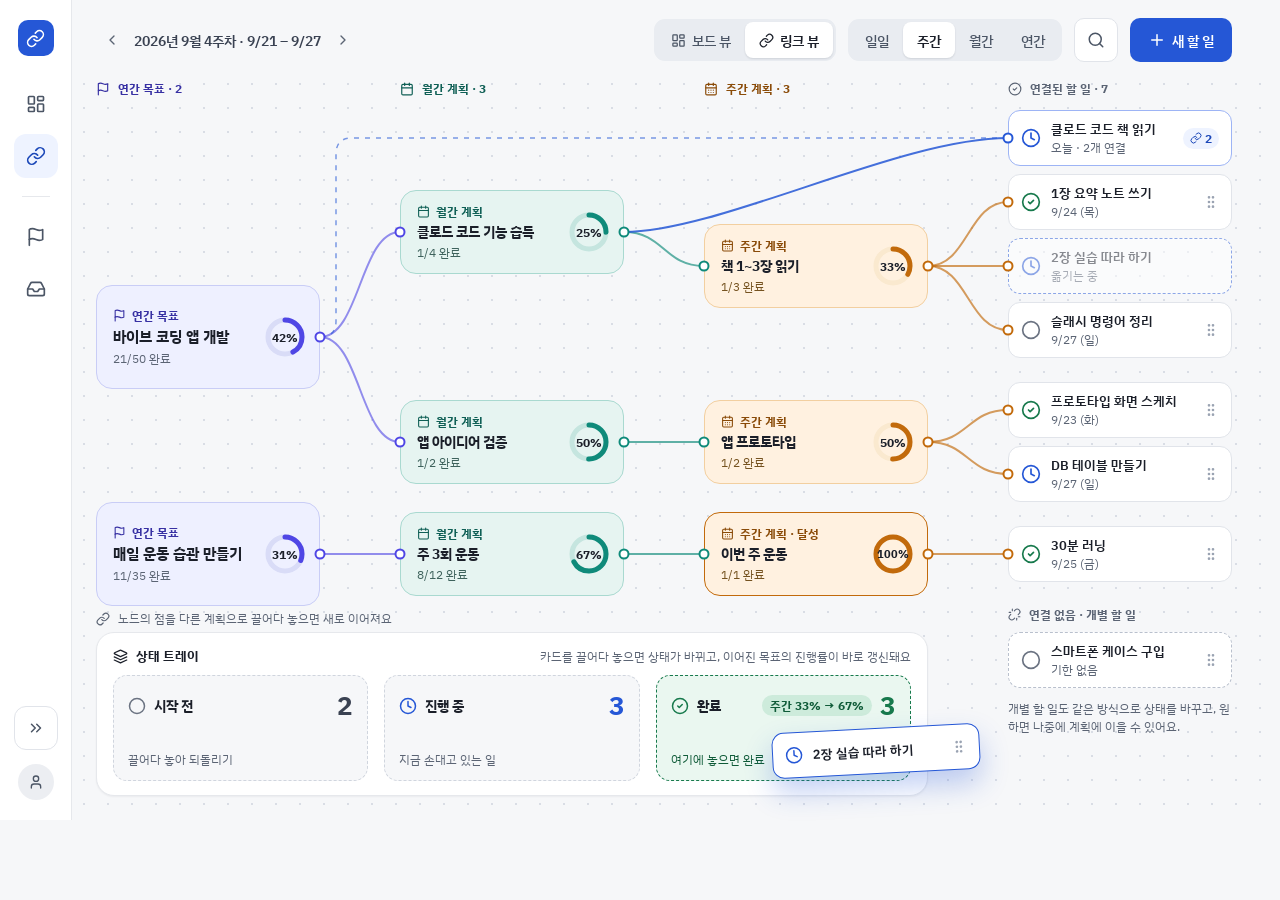
<file: design/mockups/clean-link.html>
<!--
  링크 플랜 디자인 시안: 클린 · 링크 뷰
  파일: clean-link.html  (테마=clean, 뷰=link, 캔버스 1280x820)
  정적 시안입니다. 값과 규칙은 DESIGN.md 가 기준입니다.
-->
<!doctype html>
<html lang="ko">
<head>
<meta charset="utf-8">
<title>링크 플랜 클린 링크 뷰 시안</title>

<meta name="viewport" content="width=1280">
<meta name="linkplan-theme" content="clean">
<meta name="linkplan-view" content="link">
<link href="https://fonts.googleapis.com/css2?family=IBM+Plex+Sans+KR:wght@400;500;600;700&display=swap" rel="stylesheet">
<style>
body{margin:0;background:#F6F7F9}
.ic{fill:none;stroke:currentColor;stroke-width:2;stroke-linecap:round;stroke-linejoin:round;flex-shrink:0}
button{font-family:inherit}
</style>
</head>
<body>


<div style="position:relative;width:1280px;height:820px;background:#F6F7F9;color:#1B1F29;font-family:'IBM Plex Sans KR',system-ui,sans-serif">

<svg width="0" height="0" style="position:absolute" aria-hidden="true" focusable="false">
<defs>
<symbol id="i-link" viewBox="0 0 24 24"><path d="M10 13a5 5 0 0 0 7.54.54l3-3a5 5 0 0 0-7.07-7.07l-1.72 1.71"/><path d="M14 11a5 5 0 0 0-7.54-.54l-3 3a5 5 0 0 0 7.07 7.07l1.71-1.71"/></symbol>
<symbol id="i-unlink" viewBox="0 0 24 24"><path d="m18.84 12.25 1.72-1.71h-.02a5.004 5.004 0 0 0-.12-7.07 5.006 5.006 0 0 0-6.95 0l-1.72 1.71"/><path d="m5.17 11.75-1.71 1.71a5.004 5.004 0 0 0 .12 7.07 5.006 5.006 0 0 0 6.95 0l1.71-1.71"/><line x1="8" x2="8" y1="2" y2="5"/><line x1="2" x2="5" y1="8" y2="8"/><line x1="16" x2="16" y1="19" y2="22"/><line x1="19" x2="22" y1="16" y2="16"/></symbol>
<symbol id="i-grip" viewBox="0 0 24 24"><circle cx="9" cy="12" r="1"/><circle cx="9" cy="5" r="1"/><circle cx="9" cy="19" r="1"/><circle cx="15" cy="12" r="1"/><circle cx="15" cy="5" r="1"/><circle cx="15" cy="19" r="1"/></symbol>
<symbol id="i-calendar" viewBox="0 0 24 24"><path d="M8 2v4"/><path d="M16 2v4"/><rect width="18" height="18" x="3" y="4" rx="2"/><path d="M3 10h18"/></symbol>
<symbol id="i-calendar-days" viewBox="0 0 24 24"><path d="M8 2v4"/><path d="M16 2v4"/><rect width="18" height="18" x="3" y="4" rx="2"/><path d="M3 10h18"/><path d="M8 14h.01"/><path d="M12 14h.01"/><path d="M16 14h.01"/><path d="M8 18h.01"/><path d="M12 18h.01"/><path d="M16 18h.01"/></symbol>
<symbol id="i-flag" viewBox="0 0 24 24"><path d="M4 15s1-1 4-1 5 2 8 2 4-1 4-1V3s-1 1-4 1-5-2-8-2-4 1-4 1z"/><line x1="4" x2="4" y1="22" y2="15"/></symbol>
<symbol id="i-dashboard" viewBox="0 0 24 24"><rect width="7" height="9" x="3" y="3" rx="1"/><rect width="7" height="5" x="14" y="3" rx="1"/><rect width="7" height="9" x="14" y="12" rx="1"/><rect width="7" height="5" x="3" y="16" rx="1"/></symbol>
<symbol id="i-inbox" viewBox="0 0 24 24"><polyline points="22 12 16 12 14 15 10 15 8 12 2 12"/><path d="M5.45 5.11 2 12v6a2 2 0 0 0 2 2h16a2 2 0 0 0 2-2v-6l-3.45-6.89A2 2 0 0 0 16.76 4H7.24a2 2 0 0 0-1.79 1.11z"/></symbol>
<symbol id="i-search" viewBox="0 0 24 24"><circle cx="11" cy="11" r="8"/><path d="m21 21-4.3-4.3"/></symbol>
<symbol id="i-chev-l" viewBox="0 0 24 24"><path d="m15 18-6-6 6-6"/></symbol>
<symbol id="i-chev-r" viewBox="0 0 24 24"><path d="m9 18 6-6-6-6"/></symbol>
<symbol id="i-chevs-r" viewBox="0 0 24 24"><path d="m6 17 5-5-5-5"/><path d="m13 17 5-5-5-5"/></symbol>
<symbol id="i-plus" viewBox="0 0 24 24"><path d="M5 12h14"/><path d="M12 5v14"/></symbol>
<symbol id="i-circle" viewBox="0 0 24 24"><circle cx="12" cy="12" r="10"/></symbol>
<symbol id="i-clock" viewBox="0 0 24 24"><circle cx="12" cy="12" r="10"/><polyline points="12 6 12 12 16 14"/></symbol>
<symbol id="i-circle-check" viewBox="0 0 24 24"><circle cx="12" cy="12" r="10"/><path d="m9 12 2 2 4-4"/></symbol>
<symbol id="i-layers" viewBox="0 0 24 24"><path d="m12.83 2.18a2 2 0 0 0-1.66 0L2.6 6.08a1 1 0 0 0 0 1.83l8.58 3.91a2 2 0 0 0 1.66 0l8.58-3.9a1 1 0 0 0 0-1.83Z"/><path d="m22 17.65-9.17 4.16a2 2 0 0 1-1.66 0L2 17.65"/><path d="m22 12.65-9.17 4.16a2 2 0 0 1-1.66 0L2 12.65"/></symbol>
<symbol id="i-user" viewBox="0 0 24 24"><path d="M19 21v-2a4 4 0 0 0-4-4H9a4 4 0 0 0-4 4v2"/><circle cx="12" cy="7" r="4"/></symbol>
</defs>
</svg>

<!-- 캔버스 점 무늬 -->
<div style="position:absolute;left:72px;top:72px;width:1208px;height:748px;background-image:radial-gradient(#D9DDE5 1px, transparent 1px);background-size:24px 24px;z-index:0"></div>

<!-- 접힌 사이드바(레일) -->
<aside aria-label="목표 패널(접힘)" style="position:absolute;left:0;top:0;width:72px;height:820px;box-sizing:border-box;background:#FFFFFF;border-right:1px solid #E6E8EC;padding:20px 0;display:flex;flex-direction:column;align-items:center;gap:8px;z-index:3">
  <div style="width:36px;height:36px;border-radius:10px;background:#2557D6;color:#FFFFFF;display:flex;align-items:center;justify-content:center;margin-bottom:18px"><svg class="ic" width="19" height="19" viewBox="0 0 24 24"><use href="#i-link"/></svg></div>
  <button aria-label="보드 뷰" style="width:44px;height:44px;border:0;border-radius:12px;background:transparent;color:#4B5565;display:flex;align-items:center;justify-content:center;cursor:pointer"><svg class="ic" width="20" height="20" viewBox="0 0 24 24"><use href="#i-dashboard"/></svg></button>
  <button aria-label="링크 뷰" style="width:44px;height:44px;border:0;border-radius:12px;background:#EEF3FF;color:#1B47B8;display:flex;align-items:center;justify-content:center;cursor:pointer"><svg class="ic" width="20" height="20" viewBox="0 0 24 24"><use href="#i-link"/></svg></button>
  <div style="width:28px;height:1px;background:#E6E8EC;margin:10px 0"></div>
  <button aria-label="연간 목표" style="width:44px;height:44px;border:0;border-radius:12px;background:transparent;color:#4B5565;display:flex;align-items:center;justify-content:center;cursor:pointer"><svg class="ic" width="20" height="20" viewBox="0 0 24 24"><use href="#i-flag"/></svg></button>
  <button aria-label="개별 할 일" style="width:44px;height:44px;border:0;border-radius:12px;background:transparent;color:#4B5565;display:flex;align-items:center;justify-content:center;cursor:pointer"><svg class="ic" width="20" height="20" viewBox="0 0 24 24"><use href="#i-inbox"/></svg></button>
  <div style="flex-grow:1"></div>
  <button aria-label="목표 패널 펼치기" style="width:44px;height:44px;border:1px solid #E1E4EA;border-radius:12px;background:#FFFFFF;color:#4B5565;display:flex;align-items:center;justify-content:center;cursor:pointer"><svg class="ic" width="18" height="18" viewBox="0 0 24 24"><use href="#i-chevs-r"/></svg></button>
  <div style="width:36px;height:36px;border-radius:99px;background:#ECEEF2;color:#4B5565;display:flex;align-items:center;justify-content:center;margin-top:6px"><svg class="ic" width="16" height="16" viewBox="0 0 24 24"><use href="#i-user"/></svg></div>
</aside>

<!-- 컨트롤 바 -->
<header style="position:absolute;left:96px;top:16px;width:1136px;height:48px;display:flex;align-items:center;justify-content:space-between;z-index:3">
  <div style="display:flex;align-items:center;gap:6px;color:#3A4252;font-size:14px;font-weight:600">
    <button aria-label="이전 주" style="width:32px;height:32px;border:0;border-radius:8px;background:transparent;color:#5B6474;display:flex;align-items:center;justify-content:center;cursor:pointer"><svg class="ic" width="16" height="16" viewBox="0 0 24 24"><use href="#i-chev-l"/></svg></button>
    <span>2026년 9월 4주차 · 9/21 – 9/27</span>
    <button aria-label="다음 주" style="width:32px;height:32px;border:0;border-radius:8px;background:transparent;color:#5B6474;display:flex;align-items:center;justify-content:center;cursor:pointer"><svg class="ic" width="16" height="16" viewBox="0 0 24 24"><use href="#i-chev-r"/></svg></button>
  </div>
  <div style="display:flex;align-items:center;gap:12px">
    <div role="group" aria-label="뷰 전환" style="display:flex;padding:3px;background:#E9ECF1;border-radius:11px">
      <button style="height:36px;padding:0 14px;border:0;border-radius:8px;background:transparent;color:#4B5565;font-size:13.5px;font-weight:500;display:flex;align-items:center;gap:6px;cursor:pointer"><svg class="ic" width="15" height="15" viewBox="0 0 24 24"><use href="#i-dashboard"/></svg>보드 뷰</button>
      <button style="height:36px;padding:0 14px;border:0;border-radius:8px;background:#FFFFFF;color:#1B1F29;font-size:13.5px;font-weight:600;display:flex;align-items:center;gap:6px;box-shadow:0 1px 2px rgba(16,24,40,0.12);cursor:pointer"><svg class="ic" width="15" height="15" viewBox="0 0 24 24"><use href="#i-link"/></svg>링크 뷰</button>
    </div>
    <div role="group" aria-label="기간 전환" style="display:flex;padding:3px;background:#E9ECF1;border-radius:11px">
      <button style="height:36px;padding:0 14px;border:0;border-radius:8px;background:transparent;color:#4B5565;font-size:13.5px;font-weight:500;cursor:pointer">일일</button>
      <button style="height:36px;padding:0 14px;border:0;border-radius:8px;background:#FFFFFF;color:#1B1F29;font-size:13.5px;font-weight:600;box-shadow:0 1px 2px rgba(16,24,40,0.12);cursor:pointer">주간</button>
      <button style="height:36px;padding:0 14px;border:0;border-radius:8px;background:transparent;color:#4B5565;font-size:13.5px;font-weight:500;cursor:pointer">월간</button>
      <button style="height:36px;padding:0 14px;border:0;border-radius:8px;background:transparent;color:#4B5565;font-size:13.5px;font-weight:500;cursor:pointer">연간</button>
    </div>
    <button aria-label="검색" style="width:44px;height:44px;border:1px solid #E1E4EA;border-radius:10px;background:#FFFFFF;color:#4B5565;display:flex;align-items:center;justify-content:center;cursor:pointer"><svg class="ic" width="18" height="18" viewBox="0 0 24 24"><use href="#i-search"/></svg></button>
    <button style="display:flex;align-items:center;gap:6px;height:44px;padding:0 18px;border:0;border-radius:10px;background:#2557D6;color:#FFFFFF;font-size:14px;font-weight:600;cursor:pointer"><svg class="ic" width="18" height="18" viewBox="0 0 24 24"><use href="#i-plus"/></svg>새 할 일</button>
  </div>
</header>

<!-- 열 머리글 -->
<div style="position:absolute;left:96px;top:80px;width:224px;display:flex;align-items:center;gap:8px;font-size:12px;font-weight:700;color:#3730A3;z-index:1"><svg class="ic" width="14" height="14" viewBox="0 0 24 24"><use href="#i-flag"/></svg>연간 목표 · 2</div>
<div style="position:absolute;left:400px;top:80px;width:224px;display:flex;align-items:center;gap:8px;font-size:12px;font-weight:700;color:#0F5F55;z-index:1"><svg class="ic" width="14" height="14" viewBox="0 0 24 24"><use href="#i-calendar"/></svg>월간 계획 · 3</div>
<div style="position:absolute;left:704px;top:80px;width:224px;display:flex;align-items:center;gap:8px;font-size:12px;font-weight:700;color:#8A4B08;z-index:1"><svg class="ic" width="14" height="14" viewBox="0 0 24 24"><use href="#i-calendar-days"/></svg>주간 계획 · 3</div>
<div style="position:absolute;left:1008px;top:80px;width:224px;display:flex;align-items:center;gap:8px;font-size:12px;font-weight:700;color:#5B6474;z-index:1"><svg class="ic" width="14" height="14" viewBox="0 0 24 24"><use href="#i-circle-check"/></svg>연결된 할 일 · 7</div>

<!-- 연결선 (노드 아래 층) -->
<svg width="1280" height="640" viewBox="0 0 1280 640" style="position:absolute;left:0;top:0;z-index:1" aria-hidden="true">
  <g style="fill:none;stroke:#4F46E5;stroke-width:2;stroke-opacity:0.6">
    <path d="M320 337 C 360 337, 360 232, 400 232"/>
    <path d="M320 337 C 360 337, 360 442, 400 442"/>
    <path d="M320 554 H 400"/>
  </g>
  <g style="fill:none;stroke:#0F8A7A;stroke-width:2;stroke-opacity:0.65">
    <path d="M624 232 C 664 232, 664 266, 704 266"/>
    <path d="M624 442 H 704"/>
    <path d="M624 554 H 704"/>
  </g>
  <g style="fill:none;stroke:#C26A0B;stroke-width:2;stroke-opacity:0.65">
    <path d="M928 266 C 968 266, 968 202, 1008 202"/>
    <path d="M928 266 H 1008"/>
    <path d="M928 266 C 968 266, 968 330, 1008 330"/>
    <path d="M928 442 C 968 442, 968 410, 1008 410"/>
    <path d="M928 442 C 968 442, 968 474, 1008 474"/>
    <path d="M928 554 H 1008"/>
  </g>
  <g style="fill:none;stroke:#2557D6;stroke-width:2;stroke-opacity:0.85">
    <path d="M1008 138 C 900 138, 720 232, 624 232"/>
  </g>
  <g style="fill:none;stroke:#2557D6;stroke-width:1.5;stroke-opacity:0.6;stroke-dasharray:5 6">
    <path d="M1008 138 H 352 Q 336 138 336 154 V 321 Q 336 337 320 337"/>
  </g>
</svg>

<!-- 연간 목표 -->
<div style="position:absolute;left:96px;top:285px;width:224px;height:104px;box-sizing:border-box;padding:12px 12px 12px 16px;border-radius:16px;background:#EEF0FF;border:1px solid #C9CDF6;display:flex;align-items:center;gap:12px;z-index:2">
  <div style="flex-grow:1;min-width:0;display:flex;flex-direction:column;gap:4px">
    <div style="display:flex;align-items:center;gap:6px;color:#3730A3;font-size:11.5px;font-weight:700"><svg class="ic" width="13" height="13" viewBox="0 0 24 24"><use href="#i-flag"/></svg>연간 목표</div>
    <div style="font-size:14.5px;font-weight:700;line-height:1.3">바이브 코딩 앱 개발</div>
    <div style="font-size:12px;color:#5B6474">21/50 완료</div>
  </div>
  <div style="position:relative;width:44px;height:44px;flex-shrink:0">
    <svg width="44" height="44" viewBox="0 0 44 44" aria-hidden="true"><circle cx="22" cy="22" r="17" style="fill:none;stroke:#D9DCF7;stroke-width:5"/><circle cx="22" cy="22" r="17" transform="rotate(-90 22 22)" style="fill:none;stroke:#4F46E5;stroke-width:5;stroke-linecap:round;stroke-dasharray:44.86 106.81"/></svg>
    <div style="position:absolute;left:0;top:0;width:44px;height:44px;display:flex;align-items:center;justify-content:center;font-size:12px;font-weight:700">42%</div>
  </div>
</div>
<div style="position:absolute;left:96px;top:502px;width:224px;height:104px;box-sizing:border-box;padding:12px 12px 12px 16px;border-radius:16px;background:#EEF0FF;border:1px solid #C9CDF6;display:flex;align-items:center;gap:12px;z-index:2">
  <div style="flex-grow:1;min-width:0;display:flex;flex-direction:column;gap:4px">
    <div style="display:flex;align-items:center;gap:6px;color:#3730A3;font-size:11.5px;font-weight:700"><svg class="ic" width="13" height="13" viewBox="0 0 24 24"><use href="#i-flag"/></svg>연간 목표</div>
    <div style="font-size:14.5px;font-weight:700;line-height:1.3">매일 운동 습관 만들기</div>
    <div style="font-size:12px;color:#5B6474">11/35 완료</div>
  </div>
  <div style="position:relative;width:44px;height:44px;flex-shrink:0">
    <svg width="44" height="44" viewBox="0 0 44 44" aria-hidden="true"><circle cx="22" cy="22" r="17" style="fill:none;stroke:#D9DCF7;stroke-width:5"/><circle cx="22" cy="22" r="17" transform="rotate(-90 22 22)" style="fill:none;stroke:#4F46E5;stroke-width:5;stroke-linecap:round;stroke-dasharray:33.11 106.81"/></svg>
    <div style="position:absolute;left:0;top:0;width:44px;height:44px;display:flex;align-items:center;justify-content:center;font-size:12px;font-weight:700">31%</div>
  </div>
</div>

<!-- 월간 계획 -->
<div style="position:absolute;left:400px;top:190px;width:224px;height:84px;box-sizing:border-box;padding:12px 12px 12px 16px;border-radius:16px;background:#E6F4F1;border:1px solid #A9D9D0;display:flex;align-items:center;gap:10px;z-index:2">
  <div style="flex-grow:1;min-width:0;display:flex;flex-direction:column;gap:3px">
    <div style="display:flex;align-items:center;gap:6px;color:#0F5F55;font-size:11.5px;font-weight:700"><svg class="ic" width="13" height="13" viewBox="0 0 24 24"><use href="#i-calendar"/></svg>월간 계획</div>
    <div style="font-size:14px;font-weight:700;line-height:1.3;white-space:nowrap;overflow:hidden;text-overflow:ellipsis">클로드 코드 기능 습득</div>
    <div style="font-size:12px;color:#3E625C">1/4 완료</div>
  </div>
  <div style="position:relative;width:44px;height:44px;flex-shrink:0">
    <svg width="44" height="44" viewBox="0 0 44 44" aria-hidden="true"><circle cx="22" cy="22" r="17" style="fill:none;stroke:#C5E5DF;stroke-width:5"/><circle cx="22" cy="22" r="17" transform="rotate(-90 22 22)" style="fill:none;stroke:#0F8A7A;stroke-width:5;stroke-linecap:round;stroke-dasharray:26.7 106.81"/></svg>
    <div style="position:absolute;left:0;top:0;width:44px;height:44px;display:flex;align-items:center;justify-content:center;font-size:12px;font-weight:700">25%</div>
  </div>
</div>
<div style="position:absolute;left:400px;top:400px;width:224px;height:84px;box-sizing:border-box;padding:12px 12px 12px 16px;border-radius:16px;background:#E6F4F1;border:1px solid #A9D9D0;display:flex;align-items:center;gap:10px;z-index:2">
  <div style="flex-grow:1;min-width:0;display:flex;flex-direction:column;gap:3px">
    <div style="display:flex;align-items:center;gap:6px;color:#0F5F55;font-size:11.5px;font-weight:700"><svg class="ic" width="13" height="13" viewBox="0 0 24 24"><use href="#i-calendar"/></svg>월간 계획</div>
    <div style="font-size:14px;font-weight:700;line-height:1.3;white-space:nowrap;overflow:hidden;text-overflow:ellipsis">앱 아이디어 검증</div>
    <div style="font-size:12px;color:#3E625C">1/2 완료</div>
  </div>
  <div style="position:relative;width:44px;height:44px;flex-shrink:0">
    <svg width="44" height="44" viewBox="0 0 44 44" aria-hidden="true"><circle cx="22" cy="22" r="17" style="fill:none;stroke:#C5E5DF;stroke-width:5"/><circle cx="22" cy="22" r="17" transform="rotate(-90 22 22)" style="fill:none;stroke:#0F8A7A;stroke-width:5;stroke-linecap:round;stroke-dasharray:53.41 106.81"/></svg>
    <div style="position:absolute;left:0;top:0;width:44px;height:44px;display:flex;align-items:center;justify-content:center;font-size:12px;font-weight:700">50%</div>
  </div>
</div>
<div style="position:absolute;left:400px;top:512px;width:224px;height:84px;box-sizing:border-box;padding:12px 12px 12px 16px;border-radius:16px;background:#E6F4F1;border:1px solid #A9D9D0;display:flex;align-items:center;gap:10px;z-index:2">
  <div style="flex-grow:1;min-width:0;display:flex;flex-direction:column;gap:3px">
    <div style="display:flex;align-items:center;gap:6px;color:#0F5F55;font-size:11.5px;font-weight:700"><svg class="ic" width="13" height="13" viewBox="0 0 24 24"><use href="#i-calendar"/></svg>월간 계획</div>
    <div style="font-size:14px;font-weight:700;line-height:1.3;white-space:nowrap;overflow:hidden;text-overflow:ellipsis">주 3회 운동</div>
    <div style="font-size:12px;color:#3E625C">8/12 완료</div>
  </div>
  <div style="position:relative;width:44px;height:44px;flex-shrink:0">
    <svg width="44" height="44" viewBox="0 0 44 44" aria-hidden="true"><circle cx="22" cy="22" r="17" style="fill:none;stroke:#C5E5DF;stroke-width:5"/><circle cx="22" cy="22" r="17" transform="rotate(-90 22 22)" style="fill:none;stroke:#0F8A7A;stroke-width:5;stroke-linecap:round;stroke-dasharray:71.57 106.81"/></svg>
    <div style="position:absolute;left:0;top:0;width:44px;height:44px;display:flex;align-items:center;justify-content:center;font-size:12px;font-weight:700">67%</div>
  </div>
</div>

<!-- 주간 계획 -->
<div style="position:absolute;left:704px;top:224px;width:224px;height:84px;box-sizing:border-box;padding:12px 12px 12px 16px;border-radius:16px;background:#FFF1E0;border:1px solid #F2CFA0;display:flex;align-items:center;gap:10px;z-index:2">
  <div style="flex-grow:1;min-width:0;display:flex;flex-direction:column;gap:3px">
    <div style="display:flex;align-items:center;gap:6px;color:#8A4B08;font-size:11.5px;font-weight:700"><svg class="ic" width="13" height="13" viewBox="0 0 24 24"><use href="#i-calendar-days"/></svg>주간 계획</div>
    <div style="font-size:14px;font-weight:700;line-height:1.3;white-space:nowrap;overflow:hidden;text-overflow:ellipsis">책 1~3장 읽기</div>
    <div style="font-size:12px;color:#75521F">1/3 완료</div>
  </div>
  <div style="position:relative;width:44px;height:44px;flex-shrink:0">
    <svg width="44" height="44" viewBox="0 0 44 44" aria-hidden="true"><circle cx="22" cy="22" r="17" style="fill:none;stroke:#FAE9CF;stroke-width:5"/><circle cx="22" cy="22" r="17" transform="rotate(-90 22 22)" style="fill:none;stroke:#C26A0B;stroke-width:5;stroke-linecap:round;stroke-dasharray:35.25 106.81"/></svg>
    <div style="position:absolute;left:0;top:0;width:44px;height:44px;display:flex;align-items:center;justify-content:center;font-size:12px;font-weight:700">33%</div>
  </div>
</div>
<div style="position:absolute;left:704px;top:400px;width:224px;height:84px;box-sizing:border-box;padding:12px 12px 12px 16px;border-radius:16px;background:#FFF1E0;border:1px solid #F2CFA0;display:flex;align-items:center;gap:10px;z-index:2">
  <div style="flex-grow:1;min-width:0;display:flex;flex-direction:column;gap:3px">
    <div style="display:flex;align-items:center;gap:6px;color:#8A4B08;font-size:11.5px;font-weight:700"><svg class="ic" width="13" height="13" viewBox="0 0 24 24"><use href="#i-calendar-days"/></svg>주간 계획</div>
    <div style="font-size:14px;font-weight:700;line-height:1.3;white-space:nowrap;overflow:hidden;text-overflow:ellipsis">앱 프로토타입</div>
    <div style="font-size:12px;color:#75521F">1/2 완료</div>
  </div>
  <div style="position:relative;width:44px;height:44px;flex-shrink:0">
    <svg width="44" height="44" viewBox="0 0 44 44" aria-hidden="true"><circle cx="22" cy="22" r="17" style="fill:none;stroke:#FAE9CF;stroke-width:5"/><circle cx="22" cy="22" r="17" transform="rotate(-90 22 22)" style="fill:none;stroke:#C26A0B;stroke-width:5;stroke-linecap:round;stroke-dasharray:53.41 106.81"/></svg>
    <div style="position:absolute;left:0;top:0;width:44px;height:44px;display:flex;align-items:center;justify-content:center;font-size:12px;font-weight:700">50%</div>
  </div>
</div>
<div style="position:absolute;left:704px;top:512px;width:224px;height:84px;box-sizing:border-box;padding:12px 12px 12px 16px;border-radius:16px;background:#FFF1E0;border:1px solid #C26A0B;display:flex;align-items:center;gap:10px;z-index:2">
  <div style="flex-grow:1;min-width:0;display:flex;flex-direction:column;gap:3px">
    <div style="display:flex;align-items:center;gap:6px;color:#8A4B08;font-size:11.5px;font-weight:700"><svg class="ic" width="13" height="13" viewBox="0 0 24 24"><use href="#i-calendar-days"/></svg>주간 계획 · 달성</div>
    <div style="font-size:14px;font-weight:700;line-height:1.3;white-space:nowrap;overflow:hidden;text-overflow:ellipsis">이번 주 운동</div>
    <div style="font-size:12px;color:#75521F">1/1 완료</div>
  </div>
  <div style="position:relative;width:44px;height:44px;flex-shrink:0">
    <svg width="44" height="44" viewBox="0 0 44 44" aria-hidden="true"><circle cx="22" cy="22" r="17" style="fill:none;stroke:#FAE9CF;stroke-width:5"/><circle cx="22" cy="22" r="17" transform="rotate(-90 22 22)" style="fill:none;stroke:#C26A0B;stroke-width:5;stroke-linecap:round;stroke-dasharray:106.81 106.81"/></svg>
    <div style="position:absolute;left:0;top:0;width:44px;height:44px;display:flex;align-items:center;justify-content:center;font-size:11px;font-weight:700">100%</div>
  </div>
</div>

<!-- 할 일 -->
<div style="position:absolute;left:1008px;top:110px;width:224px;height:56px;box-sizing:border-box;padding:0 12px;border-radius:12px;background:#FFFFFF;border:1px solid #9DB4F5;display:flex;align-items:center;gap:10px;z-index:2">
  <span style="color:#2557D6;display:flex"><svg class="ic" width="20" height="20" viewBox="0 0 24 24"><use href="#i-clock"/></svg></span>
  <div style="flex-grow:1;min-width:0;display:flex;flex-direction:column;gap:1px">
    <div style="font-size:13px;font-weight:600;white-space:nowrap;overflow:hidden;text-overflow:ellipsis">클로드 코드 책 읽기</div>
    <div style="font-size:11.5px;color:#5B6474;white-space:nowrap">오늘 · 2개 연결</div>
  </div>
  <span style="display:flex;align-items:center;gap:3px;padding:2px 7px;border-radius:99px;background:#EEF3FF;color:#1B47B8;font-size:12px;font-weight:700"><svg class="ic" width="12" height="12" viewBox="0 0 24 24"><use href="#i-link"/></svg>2</span>
</div>
<div style="position:absolute;left:1008px;top:174px;width:224px;height:56px;box-sizing:border-box;padding:0 12px;border-radius:12px;background:#FFFFFF;border:1px solid #E1E4EA;display:flex;align-items:center;gap:10px;z-index:2">
  <span style="color:#17794C;display:flex"><svg class="ic" width="20" height="20" viewBox="0 0 24 24"><use href="#i-circle-check"/></svg></span>
  <div style="flex-grow:1;min-width:0;display:flex;flex-direction:column;gap:1px">
    <div style="font-size:13px;font-weight:600;white-space:nowrap;overflow:hidden;text-overflow:ellipsis">1장 요약 노트 쓰기</div>
    <div style="font-size:11.5px;color:#5B6474">9/24 (목)</div>
  </div>
  <span style="color:#9AA3B2;display:flex"><svg class="ic" width="16" height="16" viewBox="0 0 24 24"><use href="#i-grip"/></svg></span>
</div>
<div style="position:absolute;left:1008px;top:238px;width:224px;height:56px;box-sizing:border-box;padding:0 12px;border-radius:12px;background:#FFFFFF;border:1.5px dashed #2557D6;opacity:0.5;display:flex;align-items:center;gap:10px;z-index:2">
  <span style="color:#2557D6;display:flex"><svg class="ic" width="20" height="20" viewBox="0 0 24 24"><use href="#i-clock"/></svg></span>
  <div style="flex-grow:1;min-width:0;display:flex;flex-direction:column;gap:1px">
    <div style="font-size:13px;font-weight:600;white-space:nowrap;overflow:hidden;text-overflow:ellipsis">2장 실습 따라 하기</div>
    <div style="font-size:11.5px;color:#5B6474">옮기는 중</div>
  </div>
</div>
<div style="position:absolute;left:1008px;top:302px;width:224px;height:56px;box-sizing:border-box;padding:0 12px;border-radius:12px;background:#FFFFFF;border:1px solid #E1E4EA;display:flex;align-items:center;gap:10px;z-index:2">
  <span style="color:#6B7382;display:flex"><svg class="ic" width="20" height="20" viewBox="0 0 24 24"><use href="#i-circle"/></svg></span>
  <div style="flex-grow:1;min-width:0;display:flex;flex-direction:column;gap:1px">
    <div style="font-size:13px;font-weight:600;white-space:nowrap;overflow:hidden;text-overflow:ellipsis">슬래시 명령어 정리</div>
    <div style="font-size:11.5px;color:#5B6474">9/27 (일)</div>
  </div>
  <span style="color:#9AA3B2;display:flex"><svg class="ic" width="16" height="16" viewBox="0 0 24 24"><use href="#i-grip"/></svg></span>
</div>
<div style="position:absolute;left:1008px;top:382px;width:224px;height:56px;box-sizing:border-box;padding:0 12px;border-radius:12px;background:#FFFFFF;border:1px solid #E1E4EA;display:flex;align-items:center;gap:10px;z-index:2">
  <span style="color:#17794C;display:flex"><svg class="ic" width="20" height="20" viewBox="0 0 24 24"><use href="#i-circle-check"/></svg></span>
  <div style="flex-grow:1;min-width:0;display:flex;flex-direction:column;gap:1px">
    <div style="font-size:13px;font-weight:600;white-space:nowrap;overflow:hidden;text-overflow:ellipsis">프로토타입 화면 스케치</div>
    <div style="font-size:11.5px;color:#5B6474">9/23 (화)</div>
  </div>
  <span style="color:#9AA3B2;display:flex"><svg class="ic" width="16" height="16" viewBox="0 0 24 24"><use href="#i-grip"/></svg></span>
</div>
<div style="position:absolute;left:1008px;top:446px;width:224px;height:56px;box-sizing:border-box;padding:0 12px;border-radius:12px;background:#FFFFFF;border:1px solid #E1E4EA;display:flex;align-items:center;gap:10px;z-index:2">
  <span style="color:#2557D6;display:flex"><svg class="ic" width="20" height="20" viewBox="0 0 24 24"><use href="#i-clock"/></svg></span>
  <div style="flex-grow:1;min-width:0;display:flex;flex-direction:column;gap:1px">
    <div style="font-size:13px;font-weight:600;white-space:nowrap;overflow:hidden;text-overflow:ellipsis">DB 테이블 만들기</div>
    <div style="font-size:11.5px;color:#5B6474">9/27 (일)</div>
  </div>
  <span style="color:#9AA3B2;display:flex"><svg class="ic" width="16" height="16" viewBox="0 0 24 24"><use href="#i-grip"/></svg></span>
</div>
<div style="position:absolute;left:1008px;top:526px;width:224px;height:56px;box-sizing:border-box;padding:0 12px;border-radius:12px;background:#FFFFFF;border:1px solid #E1E4EA;display:flex;align-items:center;gap:10px;z-index:2">
  <span style="color:#17794C;display:flex"><svg class="ic" width="20" height="20" viewBox="0 0 24 24"><use href="#i-circle-check"/></svg></span>
  <div style="flex-grow:1;min-width:0;display:flex;flex-direction:column;gap:1px">
    <div style="font-size:13px;font-weight:600;white-space:nowrap;overflow:hidden;text-overflow:ellipsis">30분 러닝</div>
    <div style="font-size:11.5px;color:#5B6474">9/25 (금)</div>
  </div>
  <span style="color:#9AA3B2;display:flex"><svg class="ic" width="16" height="16" viewBox="0 0 24 24"><use href="#i-grip"/></svg></span>
</div>

<!-- 개별 할 일 -->
<div style="position:absolute;left:1008px;top:606px;width:224px;display:flex;align-items:center;gap:8px;font-size:12px;font-weight:700;color:#5B6474;z-index:1"><svg class="ic" width="13" height="13" viewBox="0 0 24 24"><use href="#i-unlink"/></svg>연결 없음 · 개별 할 일</div>
<div style="position:absolute;left:1008px;top:632px;width:224px;height:56px;box-sizing:border-box;padding:0 12px;border-radius:12px;background:#FFFFFF;border:1.5px dashed #B9C0CD;display:flex;align-items:center;gap:10px;z-index:2">
  <span style="color:#6B7382;display:flex"><svg class="ic" width="20" height="20" viewBox="0 0 24 24"><use href="#i-circle"/></svg></span>
  <div style="flex-grow:1;min-width:0;display:flex;flex-direction:column;gap:1px">
    <div style="font-size:13px;font-weight:600;white-space:nowrap;overflow:hidden;text-overflow:ellipsis">스마트폰 케이스 구입</div>
    <div style="font-size:11.5px;color:#5B6474">기한 없음</div>
  </div>
  <span style="color:#9AA3B2;display:flex"><svg class="ic" width="16" height="16" viewBox="0 0 24 24"><use href="#i-grip"/></svg></span>
</div>
<div style="position:absolute;left:1008px;top:700px;width:224px;font-size:12px;line-height:1.5;color:#5B6474;z-index:1">개별 할 일도 같은 방식으로 상태를 바꾸고, 원하면 나중에 계획에 이을 수 있어요.</div>

<!-- 상태 트레이 -->
<section aria-label="상태 트레이" style="position:absolute;left:96px;top:632px;width:832px;height:164px;box-sizing:border-box;padding:14px 16px;border-radius:18px;background:#FFFFFF;border:1px solid #E6E8EC;box-shadow:0 1px 2px rgba(16,24,40,0.05);display:flex;flex-direction:column;gap:10px;z-index:2">
  <div style="display:flex;align-items:center;justify-content:space-between">
    <div style="display:flex;align-items:center;gap:8px;font-size:13px;font-weight:700"><svg class="ic" width="15" height="15" viewBox="0 0 24 24"><use href="#i-layers"/></svg>상태 트레이</div>
    <div style="font-size:12px;color:#5B6474">카드를 끌어다 놓으면 상태가 바뀌고, 이어진 목표의 진행률이 바로 갱신돼요</div>
  </div>
  <div style="display:flex;gap:16px;flex-grow:1">
    <div style="flex:1 1 0;box-sizing:border-box;border-radius:14px;border:1.5px dashed #D0D5DE;background:#F6F7F9;padding:12px 14px;display:flex;flex-direction:column;justify-content:space-between">
      <div style="display:flex;align-items:center;gap:8px">
        <span style="color:#6B7382;display:flex"><svg class="ic" width="18" height="18" viewBox="0 0 24 24"><use href="#i-circle"/></svg></span>
        <span style="font-size:14px;font-weight:700">시작 전</span>
        <span style="flex-grow:1"></span>
        <span style="font-size:26px;font-weight:700;color:#3A4252">2</span>
      </div>
      <div style="font-size:12px;color:#5B6474">끌어다 놓아 되돌리기</div>
    </div>
    <div style="flex:1 1 0;box-sizing:border-box;border-radius:14px;border:1.5px dashed #D0D5DE;background:#F6F7F9;padding:12px 14px;display:flex;flex-direction:column;justify-content:space-between">
      <div style="display:flex;align-items:center;gap:8px">
        <span style="color:#2557D6;display:flex"><svg class="ic" width="18" height="18" viewBox="0 0 24 24"><use href="#i-clock"/></svg></span>
        <span style="font-size:14px;font-weight:700">진행 중</span>
        <span style="flex-grow:1"></span>
        <span style="font-size:26px;font-weight:700;color:#2557D6">3</span>
      </div>
      <div style="font-size:12px;color:#5B6474">지금 손대고 있는 일</div>
    </div>
    <div style="flex:1 1 0;box-sizing:border-box;border-radius:14px;border:1.5px dashed #17794C;background:#EAF7F0;padding:12px 14px;display:flex;flex-direction:column;justify-content:space-between">
      <div style="display:flex;align-items:center;gap:8px">
        <span style="color:#17794C;display:flex"><svg class="ic" width="18" height="18" viewBox="0 0 24 24"><use href="#i-circle-check"/></svg></span>
        <span style="font-size:14px;font-weight:700">완료</span>
        <span style="flex-grow:1"></span>
        <span style="padding:2px 8px;border-radius:99px;background:#CDEBDB;color:#0F5B38;font-size:11.5px;font-weight:700">주간 33% → 67%</span>
        <span style="font-size:26px;font-weight:700;color:#17794C">3</span>
      </div>
      <div style="font-size:12px;color:#0F5B38">여기에 놓으면 완료</div>
    </div>
  </div>
</section>

<!-- 드래그 중인 카드 -->
<div style="position:absolute;left:772px;top:728px;width:208px;height:46px;box-sizing:border-box;padding:0 12px;border-radius:12px;background:#FFFFFF;border:1.5px solid #2557D6;box-shadow:0 14px 28px rgba(37,87,214,0.28);transform:rotate(-3deg);display:flex;align-items:center;gap:10px;z-index:5">
  <span style="color:#2557D6;display:flex"><svg class="ic" width="18" height="18" viewBox="0 0 24 24"><use href="#i-clock"/></svg></span>
  <span style="flex-grow:1;font-size:13px;font-weight:600;white-space:nowrap">2장 실습 따라 하기</span>
  <span style="color:#9AA3B2;display:flex"><svg class="ic" width="16" height="16" viewBox="0 0 24 24"><use href="#i-grip"/></svg></span>
</div>

<!-- 연결 포트 (노드 위 층) -->
<svg width="1280" height="640" viewBox="0 0 1280 640" style="position:absolute;left:0;top:0;z-index:3" aria-hidden="true">
  <g style="fill:#FFFFFF;stroke:#4F46E5;stroke-width:2">
    <circle cx="320" cy="337" r="4.5"/><circle cx="320" cy="554" r="4.5"/>
    <circle cx="400" cy="232" r="4.5"/><circle cx="400" cy="442" r="4.5"/><circle cx="400" cy="554" r="4.5"/>
  </g>
  <g style="fill:#FFFFFF;stroke:#0F8A7A;stroke-width:2">
    <circle cx="624" cy="232" r="4.5"/><circle cx="624" cy="442" r="4.5"/><circle cx="624" cy="554" r="4.5"/>
    <circle cx="704" cy="266" r="4.5"/><circle cx="704" cy="442" r="4.5"/><circle cx="704" cy="554" r="4.5"/>
  </g>
  <g style="fill:#FFFFFF;stroke:#C26A0B;stroke-width:2">
    <circle cx="928" cy="266" r="4.5"/><circle cx="928" cy="442" r="4.5"/><circle cx="928" cy="554" r="4.5"/>
    <circle cx="1008" cy="202" r="4.5"/><circle cx="1008" cy="266" r="4.5"/><circle cx="1008" cy="330" r="4.5"/>
    <circle cx="1008" cy="410" r="4.5"/><circle cx="1008" cy="474" r="4.5"/><circle cx="1008" cy="554" r="4.5"/>
  </g>
  <g style="fill:#FFFFFF;stroke:#2557D6;stroke-width:2">
    <circle cx="1008" cy="138" r="4.5"/>
  </g>
</svg>

<!-- 도움말 -->
<div style="position:absolute;left:96px;top:610px;display:flex;align-items:center;gap:8px;font-size:12px;color:#5B6474;z-index:2"><svg class="ic" width="14" height="14" viewBox="0 0 24 24"><use href="#i-link"/></svg>노드의 점을 다른 계획으로 끌어다 놓으면 새로 이어져요</div>

</div>


</body>
</html>
</file>
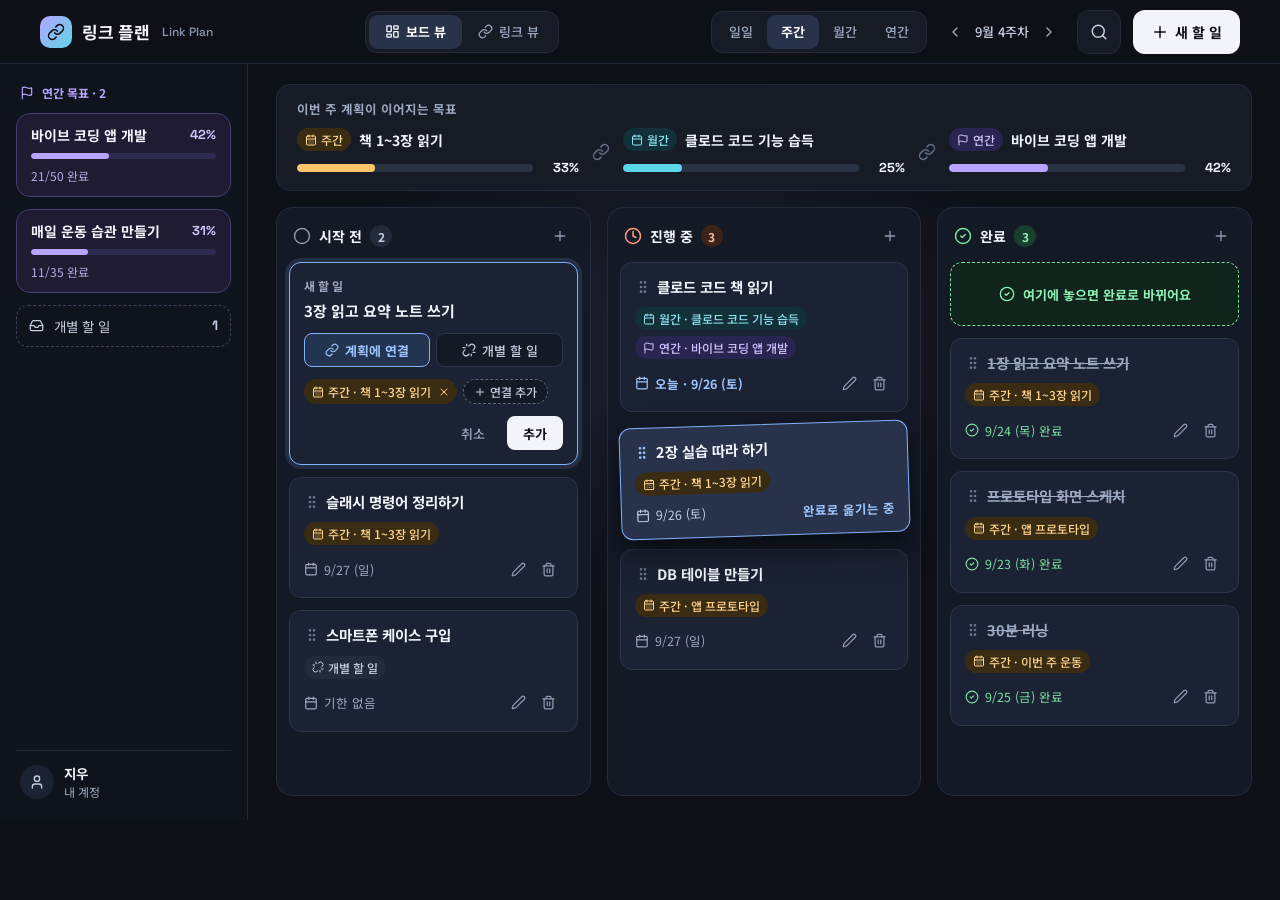
<file: design/mockups/night-board.html>
<!--
  링크 플랜 디자인 시안: 나이트 · 보드 뷰
  파일: night-board.html  (테마=night, 뷰=board, 캔버스 1280x820)
  정적 시안입니다. 값과 규칙은 DESIGN.md 가 기준입니다.
-->
<!doctype html>
<html lang="ko">
<head>
<meta charset="utf-8">
<title>링크 플랜 나이트 보드 뷰 시안</title>

<meta name="viewport" content="width=1280">
<meta name="linkplan-theme" content="night">
<meta name="linkplan-view" content="board">
<link href="https://fonts.googleapis.com/css2?family=Noto+Sans+KR:wght@400;500;700&family=Space+Grotesk:wght@500;700&display=swap" rel="stylesheet">
<style>
body{margin:0;background:#0D1017}
.ic{fill:none;stroke:currentColor;stroke-width:2;stroke-linecap:round;stroke-linejoin:round;flex-shrink:0}
button,input{font-family:inherit}
</style>
</head>
<body>


<div style="position:relative;width:1280px;height:820px;background:#0D1017;color:#F1F4FA;font-family:'Noto Sans KR',system-ui,sans-serif">

<svg width="0" height="0" style="position:absolute" aria-hidden="true" focusable="false">
<defs>
<symbol id="i-link" viewBox="0 0 24 24"><path d="M10 13a5 5 0 0 0 7.54.54l3-3a5 5 0 0 0-7.07-7.07l-1.72 1.71"/><path d="M14 11a5 5 0 0 0-7.54-.54l-3 3a5 5 0 0 0 7.07 7.07l1.71-1.71"/></symbol>
<symbol id="i-unlink" viewBox="0 0 24 24"><path d="m18.84 12.25 1.72-1.71h-.02a5.004 5.004 0 0 0-.12-7.07 5.006 5.006 0 0 0-6.95 0l-1.72 1.71"/><path d="m5.17 11.75-1.71 1.71a5.004 5.004 0 0 0 .12 7.07 5.006 5.006 0 0 0 6.95 0l1.71-1.71"/><line x1="8" x2="8" y1="2" y2="5"/><line x1="2" x2="5" y1="8" y2="8"/><line x1="16" x2="16" y1="19" y2="22"/><line x1="19" x2="22" y1="16" y2="16"/></symbol>
<symbol id="i-grip" viewBox="0 0 24 24"><circle cx="9" cy="12" r="1"/><circle cx="9" cy="5" r="1"/><circle cx="9" cy="19" r="1"/><circle cx="15" cy="12" r="1"/><circle cx="15" cy="5" r="1"/><circle cx="15" cy="19" r="1"/></symbol>
<symbol id="i-calendar" viewBox="0 0 24 24"><path d="M8 2v4"/><path d="M16 2v4"/><rect width="18" height="18" x="3" y="4" rx="2"/><path d="M3 10h18"/></symbol>
<symbol id="i-calendar-days" viewBox="0 0 24 24"><path d="M8 2v4"/><path d="M16 2v4"/><rect width="18" height="18" x="3" y="4" rx="2"/><path d="M3 10h18"/><path d="M8 14h.01"/><path d="M12 14h.01"/><path d="M16 14h.01"/><path d="M8 18h.01"/><path d="M12 18h.01"/><path d="M16 18h.01"/></symbol>
<symbol id="i-flag" viewBox="0 0 24 24"><path d="M4 15s1-1 4-1 5 2 8 2 4-1 4-1V3s-1 1-4 1-5-2-8-2-4 1-4 1z"/><line x1="4" x2="4" y1="22" y2="15"/></symbol>
<symbol id="i-dashboard" viewBox="0 0 24 24"><rect width="7" height="9" x="3" y="3" rx="1"/><rect width="7" height="5" x="14" y="3" rx="1"/><rect width="7" height="9" x="14" y="12" rx="1"/><rect width="7" height="5" x="3" y="16" rx="1"/></symbol>
<symbol id="i-search" viewBox="0 0 24 24"><circle cx="11" cy="11" r="8"/><path d="m21 21-4.3-4.3"/></symbol>
<symbol id="i-pencil" viewBox="0 0 24 24"><path d="M21.174 6.812a1 1 0 0 0-3.986-3.987L3.842 16.174a2 2 0 0 0-.5.83l-1.321 4.352a.5.5 0 0 0 .623.622l4.353-1.32a2 2 0 0 0 .83-.497z"/></symbol>
<symbol id="i-trash" viewBox="0 0 24 24"><path d="M3 6h18"/><path d="M19 6v14c0 1-1 2-2 2H7c-1 0-2-1-2-2V6"/><path d="M8 6V4c0-1 1-2 2-2h4c1 0 2 1 2 2v2"/><line x1="10" x2="10" y1="11" y2="17"/><line x1="14" x2="14" y1="11" y2="17"/></symbol>
<symbol id="i-chev-l" viewBox="0 0 24 24"><path d="m15 18-6-6 6-6"/></symbol>
<symbol id="i-chev-r" viewBox="0 0 24 24"><path d="m9 18 6-6-6-6"/></symbol>
<symbol id="i-plus" viewBox="0 0 24 24"><path d="M5 12h14"/><path d="M12 5v14"/></symbol>
<symbol id="i-circle" viewBox="0 0 24 24"><circle cx="12" cy="12" r="10"/></symbol>
<symbol id="i-clock" viewBox="0 0 24 24"><circle cx="12" cy="12" r="10"/><polyline points="12 6 12 12 16 14"/></symbol>
<symbol id="i-circle-check" viewBox="0 0 24 24"><circle cx="12" cy="12" r="10"/><path d="m9 12 2 2 4-4"/></symbol>
<symbol id="i-inbox" viewBox="0 0 24 24"><polyline points="22 12 16 12 14 15 10 15 8 12 2 12"/><path d="M5.45 5.11 2 12v6a2 2 0 0 0 2 2h16a2 2 0 0 0 2-2v-6l-3.45-6.89A2 2 0 0 0 16.76 4H7.24a2 2 0 0 0-1.79 1.11z"/></symbol>
<symbol id="i-user" viewBox="0 0 24 24"><path d="M19 21v-2a4 4 0 0 0-4-4H9a4 4 0 0 0-4 4v2"/><circle cx="12" cy="7" r="4"/></symbol>
<symbol id="i-x" viewBox="0 0 24 24"><path d="M18 6 6 18"/><path d="m6 6 12 12"/></symbol>
</defs>
</svg>

<!-- 배경 은은한 빛 -->
<div style="position:absolute;left:300px;top:70px;width:760px;height:560px;background:radial-gradient(closest-side, rgba(183,164,255,0.10), rgba(13,16,23,0));z-index:0"></div>

<!-- 상단 바 -->
<header style="position:absolute;left:0;top:0;width:1280px;height:64px;box-sizing:border-box;padding:0 40px;display:flex;align-items:center;justify-content:space-between;border-bottom:1px solid #1F2635;z-index:3">
  <div style="display:flex;align-items:center;gap:10px">
    <div style="width:32px;height:32px;border-radius:10px;background:linear-gradient(135deg,#B7A4FF,#5CD6E8);color:#0D1017;display:flex;align-items:center;justify-content:center"><svg class="ic" width="18" height="18" viewBox="0 0 24 24"><use href="#i-link"/></svg></div>
    <div style="font-size:17px;font-weight:700;letter-spacing:-0.01em">링크 플랜</div>
    <div style="font-family:'Space Grotesk',sans-serif;font-size:12px;font-weight:500;color:#8E9AB3;padding-left:2px">Link Plan</div>
  </div>

  <div role="group" aria-label="뷰 전환" style="display:flex;padding:3px;background:#161B26;border:1px solid #232B3B;border-radius:12px">
    <button style="height:34px;padding:0 16px;border:0;border-radius:9px;background:#28324A;color:#FFFFFF;font-size:13px;font-weight:700;display:flex;align-items:center;gap:6px;cursor:pointer"><svg class="ic" width="15" height="15" viewBox="0 0 24 24"><use href="#i-dashboard"/></svg>보드 뷰</button>
    <button style="height:34px;padding:0 16px;border:0;border-radius:9px;background:transparent;color:#9CA8BF;font-size:13px;font-weight:500;display:flex;align-items:center;gap:6px;cursor:pointer"><svg class="ic" width="15" height="15" viewBox="0 0 24 24"><use href="#i-link"/></svg>링크 뷰</button>
  </div>

  <div style="display:flex;align-items:center;gap:12px">
    <div role="group" aria-label="기간 전환" style="display:flex;padding:3px;background:#161B26;border:1px solid #232B3B;border-radius:12px">
      <button style="height:34px;padding:0 14px;border:0;border-radius:9px;background:transparent;color:#9CA8BF;font-size:13px;font-weight:500;cursor:pointer">일일</button>
      <button style="height:34px;padding:0 14px;border:0;border-radius:9px;background:#28324A;color:#FFFFFF;font-size:13px;font-weight:700;cursor:pointer">주간</button>
      <button style="height:34px;padding:0 14px;border:0;border-radius:9px;background:transparent;color:#9CA8BF;font-size:13px;font-weight:500;cursor:pointer">월간</button>
      <button style="height:34px;padding:0 14px;border:0;border-radius:9px;background:transparent;color:#9CA8BF;font-size:13px;font-weight:500;cursor:pointer">연간</button>
    </div>
    <div style="display:flex;align-items:center;gap:4px;color:#C5CEE0;font-size:13px;font-weight:500">
      <button aria-label="이전 주" style="width:32px;height:32px;border:0;border-radius:8px;background:transparent;color:#9CA8BF;display:flex;align-items:center;justify-content:center;cursor:pointer"><svg class="ic" width="16" height="16" viewBox="0 0 24 24"><use href="#i-chev-l"/></svg></button>
      <span>9월 4주차</span>
      <button aria-label="다음 주" style="width:32px;height:32px;border:0;border-radius:8px;background:transparent;color:#9CA8BF;display:flex;align-items:center;justify-content:center;cursor:pointer"><svg class="ic" width="16" height="16" viewBox="0 0 24 24"><use href="#i-chev-r"/></svg></button>
    </div>
    <button aria-label="검색" style="width:44px;height:44px;border:1px solid #232B3B;border-radius:12px;background:#161B26;color:#C5CEE0;display:flex;align-items:center;justify-content:center;cursor:pointer"><svg class="ic" width="18" height="18" viewBox="0 0 24 24"><use href="#i-search"/></svg></button>
    <button style="height:44px;padding:0 18px;border:0;border-radius:12px;background:#F1F4FA;color:#0D1017;font-size:14px;font-weight:700;display:flex;align-items:center;gap:6px;cursor:pointer"><svg class="ic" width="18" height="18" viewBox="0 0 24 24"><use href="#i-plus"/></svg>새 할 일</button>
  </div>
</header>

<!-- 목표 패널 -->
<aside aria-label="목표 패널" style="position:absolute;left:0;top:64px;width:248px;height:756px;box-sizing:border-box;padding:20px 16px;border-right:1px solid #1F2635;background:#0F131C;display:flex;flex-direction:column;gap:12px">
  <div style="display:flex;align-items:center;gap:8px;padding:0 4px;font-size:12px;font-weight:700;color:#B7A4FF"><svg class="ic" width="14" height="14" viewBox="0 0 24 24"><use href="#i-flag"/></svg>연간 목표 · 2</div>

  <div style="background:#1E1B33;border:1px solid #453F73;border-radius:14px;padding:12px 14px;display:flex;flex-direction:column;gap:8px">
    <div style="display:flex;align-items:flex-start;justify-content:space-between;gap:8px">
      <span style="font-size:14px;font-weight:700;line-height:1.35">바이브 코딩 앱 개발</span>
      <span style="font-family:'Space Grotesk',sans-serif;font-size:13px;font-weight:700;color:#CFC3FF">42%</span>
    </div>
    <div style="height:6px;border-radius:99px;background:#2E2A52;overflow:hidden"><div style="width:42%;height:100%;border-radius:99px;background:#B7A4FF"></div></div>
    <div style="font-size:12px;color:#B4AEE0">21/50 완료</div>
  </div>

  <div style="background:#1E1B33;border:1px solid #453F73;border-radius:14px;padding:12px 14px;display:flex;flex-direction:column;gap:8px">
    <div style="display:flex;align-items:flex-start;justify-content:space-between;gap:8px">
      <span style="font-size:14px;font-weight:700;line-height:1.35">매일 운동 습관 만들기</span>
      <span style="font-family:'Space Grotesk',sans-serif;font-size:13px;font-weight:700;color:#CFC3FF">31%</span>
    </div>
    <div style="height:6px;border-radius:99px;background:#2E2A52;overflow:hidden"><div style="width:31%;height:100%;border-radius:99px;background:#B7A4FF"></div></div>
    <div style="font-size:12px;color:#B4AEE0">11/35 완료</div>
  </div>

  <div style="display:flex;align-items:center;gap:10px;padding:10px 12px;border-radius:12px;border:1px dashed #3A455C;color:#C5CEE0;font-size:13.5px">
    <svg class="ic" width="15" height="15" viewBox="0 0 24 24"><use href="#i-inbox"/></svg>
    <span style="flex-grow:1">개별 할 일</span>
    <span style="font-family:'Space Grotesk',sans-serif;font-weight:700">1</span>
  </div>

  <div style="margin-top:auto;display:flex;align-items:center;gap:10px;padding:12px 4px 0;border-top:1px solid #1F2635">
    <div style="width:34px;height:34px;border-radius:99px;background:#1B2233;color:#C5CEE0;display:flex;align-items:center;justify-content:center"><svg class="ic" width="16" height="16" viewBox="0 0 24 24"><use href="#i-user"/></svg></div>
    <div style="display:flex;flex-direction:column">
      <span style="font-size:13.5px;font-weight:700">지우</span>
      <span style="font-size:12px;color:#9CA8BF">내 계정</span>
    </div>
  </div>
</aside>

<!-- 본문 -->
<main style="position:absolute;left:248px;top:64px;width:1032px;height:756px;box-sizing:border-box;padding:20px 28px 24px;display:flex;flex-direction:column;gap:16px">

  <section aria-label="이번 주 계획이 이어지는 목표" style="background:#161B26;border:1px solid #232B3B;border-radius:14px;padding:14px 20px;display:flex;flex-direction:column;gap:10px">
    <div style="font-size:12.5px;font-weight:700;color:#9CA8BF">이번 주 계획이 이어지는 목표</div>
    <div style="display:flex;align-items:center;gap:0">
      <div style="flex:1 1 0;min-width:0;display:flex;flex-direction:column;gap:8px">
        <div style="display:flex;align-items:center;gap:8px">
          <span style="display:inline-flex;align-items:center;gap:4px;padding:3px 8px;border-radius:999px;background:#3A2C12;color:#FFD58F;font-size:12px;font-weight:500"><svg class="ic" width="12" height="12" viewBox="0 0 24 24"><use href="#i-calendar-days"/></svg>주간</span>
          <span style="font-size:14px;font-weight:700;white-space:nowrap;overflow:hidden;text-overflow:ellipsis">책 1~3장 읽기</span>
        </div>
        <div style="display:flex;align-items:center;gap:10px">
          <div style="flex-grow:1;height:8px;border-radius:99px;background:#2A3345;overflow:hidden"><div style="width:33%;height:100%;border-radius:99px;background:#FFC46B"></div></div>
          <span style="width:36px;text-align:right;font-family:'Space Grotesk',sans-serif;font-size:13px;font-weight:700">33%</span>
        </div>
      </div>
      <div style="width:44px;flex-shrink:0;display:flex;align-items:center;justify-content:center;color:#5E6A82"><svg class="ic" width="18" height="18" viewBox="0 0 24 24"><use href="#i-link"/></svg></div>
      <div style="flex:1 1 0;min-width:0;display:flex;flex-direction:column;gap:8px">
        <div style="display:flex;align-items:center;gap:8px">
          <span style="display:inline-flex;align-items:center;gap:4px;padding:3px 8px;border-radius:999px;background:#12303A;color:#8FE3F0;font-size:12px;font-weight:500"><svg class="ic" width="12" height="12" viewBox="0 0 24 24"><use href="#i-calendar"/></svg>월간</span>
          <span style="font-size:14px;font-weight:700;white-space:nowrap;overflow:hidden;text-overflow:ellipsis">클로드 코드 기능 습득</span>
        </div>
        <div style="display:flex;align-items:center;gap:10px">
          <div style="flex-grow:1;height:8px;border-radius:99px;background:#2A3345;overflow:hidden"><div style="width:25%;height:100%;border-radius:99px;background:#5CD6E8"></div></div>
          <span style="width:36px;text-align:right;font-family:'Space Grotesk',sans-serif;font-size:13px;font-weight:700">25%</span>
        </div>
      </div>
      <div style="width:44px;flex-shrink:0;display:flex;align-items:center;justify-content:center;color:#5E6A82"><svg class="ic" width="18" height="18" viewBox="0 0 24 24"><use href="#i-link"/></svg></div>
      <div style="flex:1 1 0;min-width:0;display:flex;flex-direction:column;gap:8px">
        <div style="display:flex;align-items:center;gap:8px">
          <span style="display:inline-flex;align-items:center;gap:4px;padding:3px 8px;border-radius:999px;background:#2A2450;color:#CFC3FF;font-size:12px;font-weight:500"><svg class="ic" width="12" height="12" viewBox="0 0 24 24"><use href="#i-flag"/></svg>연간</span>
          <span style="font-size:14px;font-weight:700;white-space:nowrap;overflow:hidden;text-overflow:ellipsis">바이브 코딩 앱 개발</span>
        </div>
        <div style="display:flex;align-items:center;gap:10px">
          <div style="flex-grow:1;height:8px;border-radius:99px;background:#2A3345;overflow:hidden"><div style="width:42%;height:100%;border-radius:99px;background:#B7A4FF"></div></div>
          <span style="width:36px;text-align:right;font-family:'Space Grotesk',sans-serif;font-size:13px;font-weight:700">42%</span>
        </div>
      </div>
    </div>
  </section>

  <div style="flex-grow:1;min-height:0;display:flex;gap:16px;align-items:stretch">

    <!-- 시작 전 -->
    <section aria-label="시작 전" style="flex:1 1 0;min-width:0;box-sizing:border-box;background:#141926;border:1px solid #232B3B;border-radius:16px;padding:12px;display:flex;flex-direction:column;gap:12px">
      <div style="display:flex;align-items:center;gap:8px;padding:2px 4px 0">
        <span style="color:#8A95AB;display:flex"><svg class="ic" width="18" height="18" viewBox="0 0 24 24"><use href="#i-circle"/></svg></span>
        <span style="font-size:14px;font-weight:700">시작 전</span>
        <span style="min-width:22px;height:22px;padding:0 6px;box-sizing:border-box;border-radius:99px;background:#232B3B;color:#C5CEE0;font-size:12px;font-weight:700;display:flex;align-items:center;justify-content:center">2</span>
        <span style="flex-grow:1"></span>
        <button aria-label="시작 전에 할 일 추가" style="width:28px;height:28px;border:0;border-radius:8px;background:transparent;color:#8E9AB3;display:flex;align-items:center;justify-content:center;cursor:pointer"><svg class="ic" width="16" height="16" viewBox="0 0 24 24"><use href="#i-plus"/></svg></button>
      </div>

      <!-- 새 할 일 입력: 연결 방식 선택 -->
      <div style="background:#1B2233;border:1.5px solid #7FB2FF;border-radius:12px;padding:14px;display:flex;flex-direction:column;gap:12px;box-shadow:0 0 0 4px rgba(127,178,255,0.14)">
        <label style="display:flex;flex-direction:column;gap:6px">
          <span style="font-size:12px;font-weight:700;color:#9CA8BF">새 할 일</span>
          <input type="text" value="3장 읽고 요약 노트 쓰기" style="border:0;outline:0;padding:0;background:transparent;font-size:15px;font-weight:700;color:#F1F4FA">
        </label>
        <div role="group" aria-label="연결 방식" style="display:flex;gap:6px">
          <button style="flex:1;height:34px;border-radius:8px;border:1.5px solid #7FB2FF;background:#22344F;color:#9CC4FF;font-size:13px;font-weight:700;display:flex;align-items:center;justify-content:center;gap:6px;cursor:pointer"><svg class="ic" width="14" height="14" viewBox="0 0 24 24"><use href="#i-link"/></svg>계획에 연결</button>
          <button style="flex:1;height:34px;border-radius:8px;border:1px solid #2C364B;background:#141926;color:#C5CEE0;font-size:13px;font-weight:500;display:flex;align-items:center;justify-content:center;gap:6px;cursor:pointer"><svg class="ic" width="14" height="14" viewBox="0 0 24 24"><use href="#i-unlink"/></svg>개별 할 일</button>
        </div>
        <div style="display:flex;flex-wrap:wrap;gap:6px">
          <span style="display:inline-flex;align-items:center;gap:4px;padding:3px 4px 3px 8px;border-radius:999px;background:#3A2C12;color:#FFD58F;font-size:12px;font-weight:500"><svg class="ic" width="12" height="12" viewBox="0 0 24 24"><use href="#i-calendar-days"/></svg>주간 · 책 1~3장 읽기<button aria-label="연결 해제" style="width:18px;height:18px;padding:0;border:0;border-radius:99px;background:transparent;color:#FFD58F;display:flex;align-items:center;justify-content:center;cursor:pointer"><svg class="ic" width="12" height="12" viewBox="0 0 24 24"><use href="#i-x"/></svg></button></span>
          <button style="display:inline-flex;align-items:center;gap:4px;padding:3px 10px;border-radius:999px;border:1px dashed #5E6A82;background:#141926;color:#C5CEE0;font-size:12px;font-weight:500;cursor:pointer"><svg class="ic" width="12" height="12" viewBox="0 0 24 24"><use href="#i-plus"/></svg>연결 추가</button>
        </div>
        <div style="display:flex;justify-content:flex-end;gap:8px">
          <button style="height:34px;padding:0 14px;border:0;border-radius:8px;background:transparent;color:#9CA8BF;font-size:13px;font-weight:500;cursor:pointer">취소</button>
          <button style="height:34px;padding:0 16px;border:0;border-radius:8px;background:#F1F4FA;color:#0D1017;font-size:13px;font-weight:700;cursor:pointer">추가</button>
        </div>
      </div>

      <div style="background:#1B2233;border:1px solid #2C364B;border-radius:12px;padding:14px;display:flex;flex-direction:column;gap:10px">
        <div style="display:flex;align-items:flex-start;gap:6px">
          <span style="color:#6B778F;margin-top:2px;display:flex"><svg class="ic" width="16" height="16" viewBox="0 0 24 24"><use href="#i-grip"/></svg></span>
          <div style="flex-grow:1;font-size:14.5px;font-weight:700;line-height:1.4">슬래시 명령어 정리하기</div>
        </div>
        <div style="display:flex;flex-wrap:wrap;gap:6px">
          <span style="display:inline-flex;align-items:center;gap:4px;padding:3px 8px;border-radius:999px;background:#3A2C12;color:#FFD58F;font-size:12px;font-weight:500"><svg class="ic" width="12" height="12" viewBox="0 0 24 24"><use href="#i-calendar-days"/></svg>주간 · 책 1~3장 읽기</span>
        </div>
        <div style="display:flex;align-items:center;justify-content:space-between;color:#9CA8BF;font-size:12.5px">
          <span style="display:flex;align-items:center;gap:6px"><svg class="ic" width="14" height="14" viewBox="0 0 24 24"><use href="#i-calendar"/></svg>9/27 (일)</span>
          <span style="display:flex;gap:2px">
            <button aria-label="수정" style="width:28px;height:28px;border:0;border-radius:8px;background:transparent;color:#8E9AB3;display:flex;align-items:center;justify-content:center;cursor:pointer"><svg class="ic" width="15" height="15" viewBox="0 0 24 24"><use href="#i-pencil"/></svg></button>
            <button aria-label="삭제" style="width:28px;height:28px;border:0;border-radius:8px;background:transparent;color:#8E9AB3;display:flex;align-items:center;justify-content:center;cursor:pointer"><svg class="ic" width="15" height="15" viewBox="0 0 24 24"><use href="#i-trash"/></svg></button>
          </span>
        </div>
      </div>

      <div style="background:#1B2233;border:1px solid #2C364B;border-radius:12px;padding:14px;display:flex;flex-direction:column;gap:10px">
        <div style="display:flex;align-items:flex-start;gap:6px">
          <span style="color:#6B778F;margin-top:2px;display:flex"><svg class="ic" width="16" height="16" viewBox="0 0 24 24"><use href="#i-grip"/></svg></span>
          <div style="flex-grow:1;font-size:14.5px;font-weight:700;line-height:1.4">스마트폰 케이스 구입</div>
        </div>
        <div style="display:flex;flex-wrap:wrap;gap:6px">
          <span style="display:inline-flex;align-items:center;gap:4px;padding:3px 8px;border-radius:999px;background:#232B3B;color:#C5CEE0;font-size:12px;font-weight:500"><svg class="ic" width="12" height="12" viewBox="0 0 24 24"><use href="#i-unlink"/></svg>개별 할 일</span>
        </div>
        <div style="display:flex;align-items:center;justify-content:space-between;color:#9CA8BF;font-size:12.5px">
          <span style="display:flex;align-items:center;gap:6px"><svg class="ic" width="14" height="14" viewBox="0 0 24 24"><use href="#i-calendar"/></svg>기한 없음</span>
          <span style="display:flex;gap:2px">
            <button aria-label="수정" style="width:28px;height:28px;border:0;border-radius:8px;background:transparent;color:#8E9AB3;display:flex;align-items:center;justify-content:center;cursor:pointer"><svg class="ic" width="15" height="15" viewBox="0 0 24 24"><use href="#i-pencil"/></svg></button>
            <button aria-label="삭제" style="width:28px;height:28px;border:0;border-radius:8px;background:transparent;color:#8E9AB3;display:flex;align-items:center;justify-content:center;cursor:pointer"><svg class="ic" width="15" height="15" viewBox="0 0 24 24"><use href="#i-trash"/></svg></button>
          </span>
        </div>
      </div>
    </section>

    <!-- 진행 중 -->
    <section aria-label="진행 중" style="flex:1 1 0;min-width:0;box-sizing:border-box;background:#141926;border:1px solid #232B3B;border-radius:16px;padding:12px;display:flex;flex-direction:column;gap:12px">
      <div style="display:flex;align-items:center;gap:8px;padding:2px 4px 0">
        <span style="color:#FF9F80;display:flex"><svg class="ic" width="18" height="18" viewBox="0 0 24 24"><use href="#i-clock"/></svg></span>
        <span style="font-size:14px;font-weight:700">진행 중</span>
        <span style="min-width:22px;height:22px;padding:0 6px;box-sizing:border-box;border-radius:99px;background:#3A2419;color:#FFB79F;font-size:12px;font-weight:700;display:flex;align-items:center;justify-content:center">3</span>
        <span style="flex-grow:1"></span>
        <button aria-label="진행 중에 할 일 추가" style="width:28px;height:28px;border:0;border-radius:8px;background:transparent;color:#8E9AB3;display:flex;align-items:center;justify-content:center;cursor:pointer"><svg class="ic" width="16" height="16" viewBox="0 0 24 24"><use href="#i-plus"/></svg></button>
      </div>

      <div style="background:#1B2233;border:1px solid #2C364B;border-radius:12px;padding:14px;display:flex;flex-direction:column;gap:10px">
        <div style="display:flex;align-items:flex-start;gap:6px">
          <span style="color:#6B778F;margin-top:2px;display:flex"><svg class="ic" width="16" height="16" viewBox="0 0 24 24"><use href="#i-grip"/></svg></span>
          <div style="flex-grow:1;font-size:14.5px;font-weight:700;line-height:1.4">클로드 코드 책 읽기</div>
        </div>
        <div style="display:flex;flex-wrap:wrap;gap:6px">
          <span style="display:inline-flex;align-items:center;gap:4px;padding:3px 8px;border-radius:999px;background:#12303A;color:#8FE3F0;font-size:12px;font-weight:500"><svg class="ic" width="12" height="12" viewBox="0 0 24 24"><use href="#i-calendar"/></svg>월간 · 클로드 코드 기능 습득</span>
          <span style="display:inline-flex;align-items:center;gap:4px;padding:3px 8px;border-radius:999px;background:#2A2450;color:#CFC3FF;font-size:12px;font-weight:500"><svg class="ic" width="12" height="12" viewBox="0 0 24 24"><use href="#i-flag"/></svg>연간 · 바이브 코딩 앱 개발</span>
        </div>
        <div style="display:flex;align-items:center;justify-content:space-between;color:#9CA8BF;font-size:12.5px">
          <span style="display:flex;align-items:center;gap:6px;color:#9CC4FF;font-weight:700"><svg class="ic" width="14" height="14" viewBox="0 0 24 24"><use href="#i-calendar"/></svg>오늘 · 9/26 (토)</span>
          <span style="display:flex;gap:2px">
            <button aria-label="수정" style="width:28px;height:28px;border:0;border-radius:8px;background:transparent;color:#8E9AB3;display:flex;align-items:center;justify-content:center;cursor:pointer"><svg class="ic" width="15" height="15" viewBox="0 0 24 24"><use href="#i-pencil"/></svg></button>
            <button aria-label="삭제" style="width:28px;height:28px;border:0;border-radius:8px;background:transparent;color:#8E9AB3;display:flex;align-items:center;justify-content:center;cursor:pointer"><svg class="ic" width="15" height="15" viewBox="0 0 24 24"><use href="#i-trash"/></svg></button>
          </span>
        </div>
      </div>

      <!-- 드래그 중인 카드 -->
      <div style="background:#28324A;border:1.5px solid #7FB2FF;border-radius:12px;padding:14px;display:flex;flex-direction:column;gap:10px;box-shadow:0 14px 30px rgba(0,0,0,0.55);transform:rotate(-1.8deg)">
        <div style="display:flex;align-items:flex-start;gap:6px">
          <span style="color:#9CC4FF;margin-top:2px;display:flex"><svg class="ic" width="16" height="16" viewBox="0 0 24 24"><use href="#i-grip"/></svg></span>
          <div style="flex-grow:1;font-size:14.5px;font-weight:700;line-height:1.4">2장 실습 따라 하기</div>
        </div>
        <div style="display:flex;flex-wrap:wrap;gap:6px">
          <span style="display:inline-flex;align-items:center;gap:4px;padding:3px 8px;border-radius:999px;background:#3A2C12;color:#FFD58F;font-size:12px;font-weight:500"><svg class="ic" width="12" height="12" viewBox="0 0 24 24"><use href="#i-calendar-days"/></svg>주간 · 책 1~3장 읽기</span>
        </div>
        <div style="display:flex;align-items:center;justify-content:space-between;color:#C5CEE0;font-size:12.5px">
          <span style="display:flex;align-items:center;gap:6px"><svg class="ic" width="14" height="14" viewBox="0 0 24 24"><use href="#i-calendar"/></svg>9/26 (토)</span>
          <span style="color:#9CC4FF;font-weight:700">완료로 옮기는 중</span>
        </div>
      </div>

      <div style="background:#1B2233;border:1px solid #2C364B;border-radius:12px;padding:14px;display:flex;flex-direction:column;gap:10px">
        <div style="display:flex;align-items:flex-start;gap:6px">
          <span style="color:#6B778F;margin-top:2px;display:flex"><svg class="ic" width="16" height="16" viewBox="0 0 24 24"><use href="#i-grip"/></svg></span>
          <div style="flex-grow:1;font-size:14.5px;font-weight:700;line-height:1.4">DB 테이블 만들기</div>
        </div>
        <div style="display:flex;flex-wrap:wrap;gap:6px">
          <span style="display:inline-flex;align-items:center;gap:4px;padding:3px 8px;border-radius:999px;background:#3A2C12;color:#FFD58F;font-size:12px;font-weight:500"><svg class="ic" width="12" height="12" viewBox="0 0 24 24"><use href="#i-calendar-days"/></svg>주간 · 앱 프로토타입</span>
        </div>
        <div style="display:flex;align-items:center;justify-content:space-between;color:#9CA8BF;font-size:12.5px">
          <span style="display:flex;align-items:center;gap:6px"><svg class="ic" width="14" height="14" viewBox="0 0 24 24"><use href="#i-calendar"/></svg>9/27 (일)</span>
          <span style="display:flex;gap:2px">
            <button aria-label="수정" style="width:28px;height:28px;border:0;border-radius:8px;background:transparent;color:#8E9AB3;display:flex;align-items:center;justify-content:center;cursor:pointer"><svg class="ic" width="15" height="15" viewBox="0 0 24 24"><use href="#i-pencil"/></svg></button>
            <button aria-label="삭제" style="width:28px;height:28px;border:0;border-radius:8px;background:transparent;color:#8E9AB3;display:flex;align-items:center;justify-content:center;cursor:pointer"><svg class="ic" width="15" height="15" viewBox="0 0 24 24"><use href="#i-trash"/></svg></button>
          </span>
        </div>
      </div>
    </section>

    <!-- 완료 -->
    <section aria-label="완료" style="flex:1 1 0;min-width:0;box-sizing:border-box;background:#141926;border:1px solid #232B3B;border-radius:16px;padding:12px;display:flex;flex-direction:column;gap:12px">
      <div style="display:flex;align-items:center;gap:8px;padding:2px 4px 0">
        <span style="color:#7BE0A0;display:flex"><svg class="ic" width="18" height="18" viewBox="0 0 24 24"><use href="#i-circle-check"/></svg></span>
        <span style="font-size:14px;font-weight:700">완료</span>
        <span style="min-width:22px;height:22px;padding:0 6px;box-sizing:border-box;border-radius:99px;background:#17402E;color:#8CF0B4;font-size:12px;font-weight:700;display:flex;align-items:center;justify-content:center">3</span>
        <span style="flex-grow:1"></span>
        <button aria-label="완료에 할 일 추가" style="width:28px;height:28px;border:0;border-radius:8px;background:transparent;color:#8E9AB3;display:flex;align-items:center;justify-content:center;cursor:pointer"><svg class="ic" width="16" height="16" viewBox="0 0 24 24"><use href="#i-plus"/></svg></button>
      </div>

      <div style="height:64px;box-sizing:border-box;border:1.5px dashed #7BE0A0;border-radius:12px;background:#10241C;color:#8CF0B4;font-size:13px;font-weight:700;display:flex;align-items:center;justify-content:center;gap:8px"><svg class="ic" width="16" height="16" viewBox="0 0 24 24"><use href="#i-circle-check"/></svg>여기에 놓으면 완료로 바뀌어요</div>

      <div style="background:#1B2233;border:1px solid #2C364B;border-radius:12px;padding:14px;display:flex;flex-direction:column;gap:10px">
        <div style="display:flex;align-items:flex-start;gap:6px">
          <span style="color:#6B778F;margin-top:2px;display:flex"><svg class="ic" width="16" height="16" viewBox="0 0 24 24"><use href="#i-grip"/></svg></span>
          <div style="flex-grow:1;font-size:14.5px;font-weight:700;line-height:1.4;color:#9CA8BF;text-decoration:line-through">1장 읽고 요약 노트 쓰기</div>
        </div>
        <div style="display:flex;flex-wrap:wrap;gap:6px">
          <span style="display:inline-flex;align-items:center;gap:4px;padding:3px 8px;border-radius:999px;background:#3A2C12;color:#FFD58F;font-size:12px;font-weight:500"><svg class="ic" width="12" height="12" viewBox="0 0 24 24"><use href="#i-calendar-days"/></svg>주간 · 책 1~3장 읽기</span>
        </div>
        <div style="display:flex;align-items:center;justify-content:space-between;color:#9CA8BF;font-size:12.5px">
          <span style="display:flex;align-items:center;gap:6px;color:#7BE0A0"><svg class="ic" width="14" height="14" viewBox="0 0 24 24"><use href="#i-circle-check"/></svg>9/24 (목) 완료</span>
          <span style="display:flex;gap:2px">
            <button aria-label="수정" style="width:28px;height:28px;border:0;border-radius:8px;background:transparent;color:#8E9AB3;display:flex;align-items:center;justify-content:center;cursor:pointer"><svg class="ic" width="15" height="15" viewBox="0 0 24 24"><use href="#i-pencil"/></svg></button>
            <button aria-label="삭제" style="width:28px;height:28px;border:0;border-radius:8px;background:transparent;color:#8E9AB3;display:flex;align-items:center;justify-content:center;cursor:pointer"><svg class="ic" width="15" height="15" viewBox="0 0 24 24"><use href="#i-trash"/></svg></button>
          </span>
        </div>
      </div>

      <div style="background:#1B2233;border:1px solid #2C364B;border-radius:12px;padding:14px;display:flex;flex-direction:column;gap:10px">
        <div style="display:flex;align-items:flex-start;gap:6px">
          <span style="color:#6B778F;margin-top:2px;display:flex"><svg class="ic" width="16" height="16" viewBox="0 0 24 24"><use href="#i-grip"/></svg></span>
          <div style="flex-grow:1;font-size:14.5px;font-weight:700;line-height:1.4;color:#9CA8BF;text-decoration:line-through">프로토타입 화면 스케치</div>
        </div>
        <div style="display:flex;flex-wrap:wrap;gap:6px">
          <span style="display:inline-flex;align-items:center;gap:4px;padding:3px 8px;border-radius:999px;background:#3A2C12;color:#FFD58F;font-size:12px;font-weight:500"><svg class="ic" width="12" height="12" viewBox="0 0 24 24"><use href="#i-calendar-days"/></svg>주간 · 앱 프로토타입</span>
        </div>
        <div style="display:flex;align-items:center;justify-content:space-between;color:#9CA8BF;font-size:12.5px">
          <span style="display:flex;align-items:center;gap:6px;color:#7BE0A0"><svg class="ic" width="14" height="14" viewBox="0 0 24 24"><use href="#i-circle-check"/></svg>9/23 (화) 완료</span>
          <span style="display:flex;gap:2px">
            <button aria-label="수정" style="width:28px;height:28px;border:0;border-radius:8px;background:transparent;color:#8E9AB3;display:flex;align-items:center;justify-content:center;cursor:pointer"><svg class="ic" width="15" height="15" viewBox="0 0 24 24"><use href="#i-pencil"/></svg></button>
            <button aria-label="삭제" style="width:28px;height:28px;border:0;border-radius:8px;background:transparent;color:#8E9AB3;display:flex;align-items:center;justify-content:center;cursor:pointer"><svg class="ic" width="15" height="15" viewBox="0 0 24 24"><use href="#i-trash"/></svg></button>
          </span>
        </div>
      </div>

      <div style="background:#1B2233;border:1px solid #2C364B;border-radius:12px;padding:14px;display:flex;flex-direction:column;gap:10px">
        <div style="display:flex;align-items:flex-start;gap:6px">
          <span style="color:#6B778F;margin-top:2px;display:flex"><svg class="ic" width="16" height="16" viewBox="0 0 24 24"><use href="#i-grip"/></svg></span>
          <div style="flex-grow:1;font-size:14.5px;font-weight:700;line-height:1.4;color:#9CA8BF;text-decoration:line-through">30분 러닝</div>
        </div>
        <div style="display:flex;flex-wrap:wrap;gap:6px">
          <span style="display:inline-flex;align-items:center;gap:4px;padding:3px 8px;border-radius:999px;background:#3A2C12;color:#FFD58F;font-size:12px;font-weight:500"><svg class="ic" width="12" height="12" viewBox="0 0 24 24"><use href="#i-calendar-days"/></svg>주간 · 이번 주 운동</span>
        </div>
        <div style="display:flex;align-items:center;justify-content:space-between;color:#9CA8BF;font-size:12.5px">
          <span style="display:flex;align-items:center;gap:6px;color:#7BE0A0"><svg class="ic" width="14" height="14" viewBox="0 0 24 24"><use href="#i-circle-check"/></svg>9/25 (금) 완료</span>
          <span style="display:flex;gap:2px">
            <button aria-label="수정" style="width:28px;height:28px;border:0;border-radius:8px;background:transparent;color:#8E9AB3;display:flex;align-items:center;justify-content:center;cursor:pointer"><svg class="ic" width="15" height="15" viewBox="0 0 24 24"><use href="#i-pencil"/></svg></button>
            <button aria-label="삭제" style="width:28px;height:28px;border:0;border-radius:8px;background:transparent;color:#8E9AB3;display:flex;align-items:center;justify-content:center;cursor:pointer"><svg class="ic" width="15" height="15" viewBox="0 0 24 24"><use href="#i-trash"/></svg></button>
          </span>
        </div>
      </div>
    </section>

  </div>
</main>

</div>


</body>
</html>
</file>
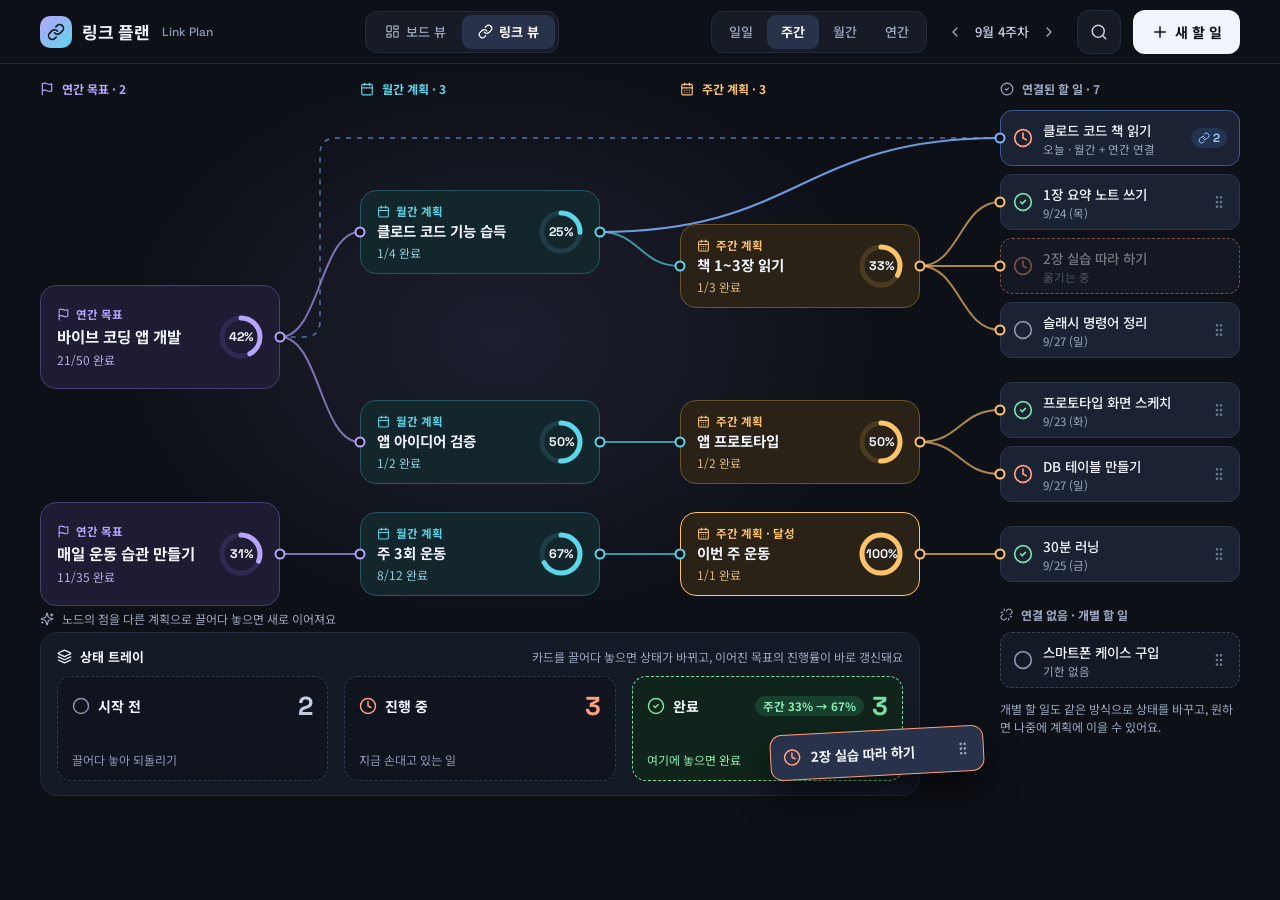
<file: design/mockups/night-link.html>
<!--
  링크 플랜 디자인 시안: 나이트 · 링크 뷰
  파일: night-link.html  (테마=night, 뷰=link, 캔버스 1280x820)
  정적 시안입니다. 값과 규칙은 DESIGN.md 가 기준입니다.
-->
<!doctype html>
<html lang="ko">
<head>
<meta charset="utf-8">
<title>링크 플랜 링크 뷰 시안</title>

<meta name="viewport" content="width=1280">
<meta name="linkplan-theme" content="night">
<meta name="linkplan-view" content="link">
<link href="https://fonts.googleapis.com/css2?family=Noto+Sans+KR:wght@400;500;700&family=Space+Grotesk:wght@500;700&display=swap" rel="stylesheet">
<style>
body{margin:0;background:#0D1017}
.ic{fill:none;stroke:currentColor;stroke-width:2;stroke-linecap:round;stroke-linejoin:round;flex-shrink:0}
button{font-family:inherit}
</style>
</head>
<body>


<div style="position:relative;width:1280px;height:820px;background:#0D1017;color:#F1F4FA;font-family:'Noto Sans KR',system-ui,sans-serif">

<svg width="0" height="0" style="position:absolute" aria-hidden="true" focusable="false">
<defs>
<symbol id="i-link" viewBox="0 0 24 24"><path d="M10 13a5 5 0 0 0 7.54.54l3-3a5 5 0 0 0-7.07-7.07l-1.72 1.71"/><path d="M14 11a5 5 0 0 0-7.54-.54l-3 3a5 5 0 0 0 7.07 7.07l1.71-1.71"/></symbol>
<symbol id="i-unlink" viewBox="0 0 24 24"><path d="m18.84 12.25 1.72-1.71h-.02a5.004 5.004 0 0 0-.12-7.07 5.006 5.006 0 0 0-6.95 0l-1.72 1.71"/><path d="m5.17 11.75-1.71 1.71a5.004 5.004 0 0 0 .12 7.07 5.006 5.006 0 0 0 6.95 0l1.71-1.71"/><line x1="8" x2="8" y1="2" y2="5"/><line x1="2" x2="5" y1="8" y2="8"/><line x1="16" x2="16" y1="19" y2="22"/><line x1="19" x2="22" y1="16" y2="16"/></symbol>
<symbol id="i-grip" viewBox="0 0 24 24"><circle cx="9" cy="12" r="1"/><circle cx="9" cy="5" r="1"/><circle cx="9" cy="19" r="1"/><circle cx="15" cy="12" r="1"/><circle cx="15" cy="5" r="1"/><circle cx="15" cy="19" r="1"/></symbol>
<symbol id="i-calendar" viewBox="0 0 24 24"><path d="M8 2v4"/><path d="M16 2v4"/><rect width="18" height="18" x="3" y="4" rx="2"/><path d="M3 10h18"/></symbol>
<symbol id="i-calendar-days" viewBox="0 0 24 24"><path d="M8 2v4"/><path d="M16 2v4"/><rect width="18" height="18" x="3" y="4" rx="2"/><path d="M3 10h18"/><path d="M8 14h.01"/><path d="M12 14h.01"/><path d="M16 14h.01"/><path d="M8 18h.01"/><path d="M12 18h.01"/><path d="M16 18h.01"/></symbol>
<symbol id="i-flag" viewBox="0 0 24 24"><path d="M4 15s1-1 4-1 5 2 8 2 4-1 4-1V3s-1 1-4 1-5-2-8-2-4 1-4 1z"/><line x1="4" x2="4" y1="22" y2="15"/></symbol>
<symbol id="i-dashboard" viewBox="0 0 24 24"><rect width="7" height="9" x="3" y="3" rx="1"/><rect width="7" height="5" x="14" y="3" rx="1"/><rect width="7" height="9" x="14" y="12" rx="1"/><rect width="7" height="5" x="3" y="16" rx="1"/></symbol>
<symbol id="i-search" viewBox="0 0 24 24"><circle cx="11" cy="11" r="8"/><path d="m21 21-4.3-4.3"/></symbol>
<symbol id="i-chev-l" viewBox="0 0 24 24"><path d="m15 18-6-6 6-6"/></symbol>
<symbol id="i-chev-r" viewBox="0 0 24 24"><path d="m9 18 6-6-6-6"/></symbol>
<symbol id="i-plus" viewBox="0 0 24 24"><path d="M5 12h14"/><path d="M12 5v14"/></symbol>
<symbol id="i-circle" viewBox="0 0 24 24"><circle cx="12" cy="12" r="10"/></symbol>
<symbol id="i-clock" viewBox="0 0 24 24"><circle cx="12" cy="12" r="10"/><polyline points="12 6 12 12 16 14"/></symbol>
<symbol id="i-circle-check" viewBox="0 0 24 24"><circle cx="12" cy="12" r="10"/><path d="m9 12 2 2 4-4"/></symbol>
<symbol id="i-layers" viewBox="0 0 24 24"><path d="m12.83 2.18a2 2 0 0 0-1.66 0L2.6 6.08a1 1 0 0 0 0 1.83l8.58 3.91a2 2 0 0 0 1.66 0l8.58-3.9a1 1 0 0 0 0-1.83Z"/><path d="m22 17.65-9.17 4.16a2 2 0 0 1-1.66 0L2 17.65"/><path d="m22 12.65-9.17 4.16a2 2 0 0 1-1.66 0L2 12.65"/></symbol>
<symbol id="i-sparkles" viewBox="0 0 24 24"><path d="M9.937 15.5A2 2 0 0 0 8.5 14.063l-6.135-1.582a.5.5 0 0 1 0-.962L8.5 9.936A2 2 0 0 0 9.937 8.5l1.582-6.135a.5.5 0 0 1 .963 0L14.063 8.5A2 2 0 0 0 15.5 9.937l6.135 1.581a.5.5 0 0 1 0 .964L15.5 14.063a2 2 0 0 0-1.437 1.437l-1.582 6.135a.5.5 0 0 1-.963 0z"/><path d="M20 3v4"/><path d="M22 5h-4"/><path d="M4 17v2"/><path d="M5 18H3"/></symbol>
</defs>
</svg>

<!-- 배경 은은한 빛 -->
<div style="position:absolute;left:120px;top:60px;width:760px;height:560px;background:radial-gradient(closest-side, rgba(183,164,255,0.10), rgba(13,16,23,0));z-index:0"></div>

<!-- 상단 바 -->
<header style="position:absolute;left:0;top:0;width:1280px;height:64px;box-sizing:border-box;padding:0 40px;display:flex;align-items:center;justify-content:space-between;border-bottom:1px solid #1F2635;z-index:3">
  <div style="display:flex;align-items:center;gap:10px">
    <div style="width:32px;height:32px;border-radius:10px;background:linear-gradient(135deg,#B7A4FF,#5CD6E8);color:#0D1017;display:flex;align-items:center;justify-content:center"><svg class="ic" width="18" height="18" viewBox="0 0 24 24"><use href="#i-link"/></svg></div>
    <div style="font-size:17px;font-weight:700;letter-spacing:-0.01em">링크 플랜</div>
    <div style="font-family:'Space Grotesk',sans-serif;font-size:12px;font-weight:500;color:#8E9AB3;padding-left:2px">Link Plan</div>
  </div>

  <div role="group" aria-label="보기 방식" style="display:flex;padding:3px;background:#161B26;border:1px solid #232B3B;border-radius:12px">
    <button style="height:34px;padding:0 16px;border:0;border-radius:9px;background:transparent;color:#9CA8BF;font-size:13px;font-weight:500;display:flex;align-items:center;gap:6px;cursor:pointer"><svg class="ic" width="15" height="15" viewBox="0 0 24 24"><use href="#i-dashboard"/></svg>보드 뷰</button>
    <button style="height:34px;padding:0 16px;border:0;border-radius:9px;background:#28324A;color:#FFFFFF;font-size:13px;font-weight:700;display:flex;align-items:center;gap:6px;cursor:pointer"><svg class="ic" width="15" height="15" viewBox="0 0 24 24"><use href="#i-link"/></svg>링크 뷰</button>
  </div>

  <div style="display:flex;align-items:center;gap:12px">
    <div role="group" aria-label="기간 전환" style="display:flex;padding:3px;background:#161B26;border:1px solid #232B3B;border-radius:12px">
      <button style="height:34px;padding:0 14px;border:0;border-radius:9px;background:transparent;color:#9CA8BF;font-size:13px;font-weight:500;cursor:pointer">일일</button>
      <button style="height:34px;padding:0 14px;border:0;border-radius:9px;background:#28324A;color:#FFFFFF;font-size:13px;font-weight:700;cursor:pointer">주간</button>
      <button style="height:34px;padding:0 14px;border:0;border-radius:9px;background:transparent;color:#9CA8BF;font-size:13px;font-weight:500;cursor:pointer">월간</button>
      <button style="height:34px;padding:0 14px;border:0;border-radius:9px;background:transparent;color:#9CA8BF;font-size:13px;font-weight:500;cursor:pointer">연간</button>
    </div>
    <div style="display:flex;align-items:center;gap:4px;color:#C5CEE0;font-size:13px;font-weight:500">
      <button aria-label="이전 주" style="width:32px;height:32px;border:0;border-radius:8px;background:transparent;color:#9CA8BF;display:flex;align-items:center;justify-content:center;cursor:pointer"><svg class="ic" width="16" height="16" viewBox="0 0 24 24"><use href="#i-chev-l"/></svg></button>
      <span>9월 4주차</span>
      <button aria-label="다음 주" style="width:32px;height:32px;border:0;border-radius:8px;background:transparent;color:#9CA8BF;display:flex;align-items:center;justify-content:center;cursor:pointer"><svg class="ic" width="16" height="16" viewBox="0 0 24 24"><use href="#i-chev-r"/></svg></button>
    </div>
    <button aria-label="검색" style="width:44px;height:44px;border:1px solid #232B3B;border-radius:12px;background:#161B26;color:#C5CEE0;display:flex;align-items:center;justify-content:center;cursor:pointer"><svg class="ic" width="18" height="18" viewBox="0 0 24 24"><use href="#i-search"/></svg></button>
    <button style="height:44px;padding:0 18px;border:0;border-radius:12px;background:#F1F4FA;color:#0D1017;font-size:14px;font-weight:700;display:flex;align-items:center;gap:6px;cursor:pointer"><svg class="ic" width="18" height="18" viewBox="0 0 24 24"><use href="#i-plus"/></svg>새 할 일</button>
  </div>
</header>

<!-- 열 머리글 -->
<div style="position:absolute;left:40px;top:80px;width:240px;display:flex;align-items:center;gap:8px;font-size:12px;font-weight:700;color:#B7A4FF;z-index:1"><svg class="ic" width="14" height="14" viewBox="0 0 24 24"><use href="#i-flag"/></svg>연간 목표 · 2</div>
<div style="position:absolute;left:360px;top:80px;width:240px;display:flex;align-items:center;gap:8px;font-size:12px;font-weight:700;color:#5CD6E8;z-index:1"><svg class="ic" width="14" height="14" viewBox="0 0 24 24"><use href="#i-calendar"/></svg>월간 계획 · 3</div>
<div style="position:absolute;left:680px;top:80px;width:240px;display:flex;align-items:center;gap:8px;font-size:12px;font-weight:700;color:#FFC46B;z-index:1"><svg class="ic" width="14" height="14" viewBox="0 0 24 24"><use href="#i-calendar-days"/></svg>주간 계획 · 3</div>
<div style="position:absolute;left:1000px;top:80px;width:240px;display:flex;align-items:center;gap:8px;font-size:12px;font-weight:700;color:#9CA8BF;z-index:1"><svg class="ic" width="14" height="14" viewBox="0 0 24 24"><use href="#i-circle-check"/></svg>연결된 할 일 · 7</div>

<!-- 연결선 (노드 아래 층) -->
<svg width="1280" height="640" viewBox="0 0 1280 640" style="position:absolute;left:0;top:0;z-index:0" aria-hidden="true">
  <g style="fill:none;stroke:#B7A4FF;stroke-width:2;stroke-opacity:0.65">
    <path d="M280 337 C 320 337, 320 232, 360 232"/>
    <path d="M280 337 C 320 337, 320 442, 360 442"/>
    <path d="M280 554 H 360"/>
  </g>
  <g style="fill:none;stroke:#5CD6E8;stroke-width:2;stroke-opacity:0.65">
    <path d="M600 232 C 640 232, 640 266, 680 266"/>
    <path d="M600 442 H 680"/>
    <path d="M600 554 H 680"/>
  </g>
  <g style="fill:none;stroke:#FFC46B;stroke-width:2;stroke-opacity:0.65">
    <path d="M920 266 C 960 266, 960 202, 1000 202"/>
    <path d="M920 266 H 1000"/>
    <path d="M920 266 C 960 266, 960 330, 1000 330"/>
    <path d="M920 442 C 960 442, 960 410, 1000 410"/>
    <path d="M920 442 C 960 442, 960 474, 1000 474"/>
    <path d="M920 554 H 1000"/>
  </g>
  <g style="fill:none;stroke:#7FB2FF;stroke-width:2;stroke-opacity:0.85">
    <path d="M1000 138 C 800 138, 800 232, 600 232"/>
  </g>
  <g style="fill:none;stroke:#7FB2FF;stroke-width:1.5;stroke-opacity:0.6;stroke-dasharray:5 6">
    <path d="M1000 138 H 336 Q 320 138 320 154 V 321 Q 320 337 304 337 H 280"/>
  </g>
</svg>

<!-- 연간 목표 -->
<div style="position:absolute;left:40px;top:285px;width:240px;height:104px;box-sizing:border-box;padding:14px 14px 14px 16px;border-radius:16px;background:#1E1B33;border:1px solid #453F73;display:flex;align-items:center;gap:12px;z-index:1">
  <div style="flex-grow:1;min-width:0;display:flex;flex-direction:column;gap:4px">
    <div style="display:flex;align-items:center;gap:6px;color:#B7A4FF;font-size:11.5px;font-weight:700"><svg class="ic" width="13" height="13" viewBox="0 0 24 24"><use href="#i-flag"/></svg>연간 목표</div>
    <div style="font-size:15.5px;font-weight:700;line-height:1.3">바이브 코딩 앱 개발</div>
    <div style="font-size:12px;color:#B4AEE0">21/50 완료</div>
  </div>
  <div style="position:relative;width:48px;height:48px;flex-shrink:0">
    <svg width="48" height="48" viewBox="0 0 48 48" aria-hidden="true"><circle cx="24" cy="24" r="19" style="fill:none;stroke:#2E2A52;stroke-width:5"/><circle cx="24" cy="24" r="19" transform="rotate(-90 24 24)" style="fill:none;stroke:#B7A4FF;stroke-width:5;stroke-linecap:round;stroke-dasharray:50.14 119.38"/></svg>
    <div style="position:absolute;left:0;top:0;width:48px;height:48px;display:flex;align-items:center;justify-content:center;font-family:'Space Grotesk',sans-serif;font-size:12.5px;font-weight:700">42%</div>
  </div>
</div>
<div style="position:absolute;left:40px;top:502px;width:240px;height:104px;box-sizing:border-box;padding:14px 14px 14px 16px;border-radius:16px;background:#1E1B33;border:1px solid #453F73;display:flex;align-items:center;gap:12px;z-index:1">
  <div style="flex-grow:1;min-width:0;display:flex;flex-direction:column;gap:4px">
    <div style="display:flex;align-items:center;gap:6px;color:#B7A4FF;font-size:11.5px;font-weight:700"><svg class="ic" width="13" height="13" viewBox="0 0 24 24"><use href="#i-flag"/></svg>연간 목표</div>
    <div style="font-size:15.5px;font-weight:700;line-height:1.3">매일 운동 습관 만들기</div>
    <div style="font-size:12px;color:#B4AEE0">11/35 완료</div>
  </div>
  <div style="position:relative;width:48px;height:48px;flex-shrink:0">
    <svg width="48" height="48" viewBox="0 0 48 48" aria-hidden="true"><circle cx="24" cy="24" r="19" style="fill:none;stroke:#2E2A52;stroke-width:5"/><circle cx="24" cy="24" r="19" transform="rotate(-90 24 24)" style="fill:none;stroke:#B7A4FF;stroke-width:5;stroke-linecap:round;stroke-dasharray:37.01 119.38"/></svg>
    <div style="position:absolute;left:0;top:0;width:48px;height:48px;display:flex;align-items:center;justify-content:center;font-family:'Space Grotesk',sans-serif;font-size:12.5px;font-weight:700">31%</div>
  </div>
</div>

<!-- 월간 계획 -->
<div style="position:absolute;left:360px;top:190px;width:240px;height:84px;box-sizing:border-box;padding:12px 14px 12px 16px;border-radius:16px;background:#12262C;border:1px solid #245560;display:flex;align-items:center;gap:12px;z-index:1">
  <div style="flex-grow:1;min-width:0;display:flex;flex-direction:column;gap:3px">
    <div style="display:flex;align-items:center;gap:6px;color:#5CD6E8;font-size:11.5px;font-weight:700"><svg class="ic" width="13" height="13" viewBox="0 0 24 24"><use href="#i-calendar"/></svg>월간 계획</div>
    <div style="font-size:14.5px;font-weight:700;line-height:1.3">클로드 코드 기능 습득</div>
    <div style="font-size:12px;color:#8FCFDA">1/4 완료</div>
  </div>
  <div style="position:relative;width:48px;height:48px;flex-shrink:0">
    <svg width="48" height="48" viewBox="0 0 48 48" aria-hidden="true"><circle cx="24" cy="24" r="19" style="fill:none;stroke:#1F3D45;stroke-width:5"/><circle cx="24" cy="24" r="19" transform="rotate(-90 24 24)" style="fill:none;stroke:#5CD6E8;stroke-width:5;stroke-linecap:round;stroke-dasharray:29.85 119.38"/></svg>
    <div style="position:absolute;left:0;top:0;width:48px;height:48px;display:flex;align-items:center;justify-content:center;font-family:'Space Grotesk',sans-serif;font-size:12.5px;font-weight:700">25%</div>
  </div>
</div>
<div style="position:absolute;left:360px;top:400px;width:240px;height:84px;box-sizing:border-box;padding:12px 14px 12px 16px;border-radius:16px;background:#12262C;border:1px solid #245560;display:flex;align-items:center;gap:12px;z-index:1">
  <div style="flex-grow:1;min-width:0;display:flex;flex-direction:column;gap:3px">
    <div style="display:flex;align-items:center;gap:6px;color:#5CD6E8;font-size:11.5px;font-weight:700"><svg class="ic" width="13" height="13" viewBox="0 0 24 24"><use href="#i-calendar"/></svg>월간 계획</div>
    <div style="font-size:14.5px;font-weight:700;line-height:1.3">앱 아이디어 검증</div>
    <div style="font-size:12px;color:#8FCFDA">1/2 완료</div>
  </div>
  <div style="position:relative;width:48px;height:48px;flex-shrink:0">
    <svg width="48" height="48" viewBox="0 0 48 48" aria-hidden="true"><circle cx="24" cy="24" r="19" style="fill:none;stroke:#1F3D45;stroke-width:5"/><circle cx="24" cy="24" r="19" transform="rotate(-90 24 24)" style="fill:none;stroke:#5CD6E8;stroke-width:5;stroke-linecap:round;stroke-dasharray:59.69 119.38"/></svg>
    <div style="position:absolute;left:0;top:0;width:48px;height:48px;display:flex;align-items:center;justify-content:center;font-family:'Space Grotesk',sans-serif;font-size:12.5px;font-weight:700">50%</div>
  </div>
</div>
<div style="position:absolute;left:360px;top:512px;width:240px;height:84px;box-sizing:border-box;padding:12px 14px 12px 16px;border-radius:16px;background:#12262C;border:1px solid #245560;display:flex;align-items:center;gap:12px;z-index:1">
  <div style="flex-grow:1;min-width:0;display:flex;flex-direction:column;gap:3px">
    <div style="display:flex;align-items:center;gap:6px;color:#5CD6E8;font-size:11.5px;font-weight:700"><svg class="ic" width="13" height="13" viewBox="0 0 24 24"><use href="#i-calendar"/></svg>월간 계획</div>
    <div style="font-size:14.5px;font-weight:700;line-height:1.3">주 3회 운동</div>
    <div style="font-size:12px;color:#8FCFDA">8/12 완료</div>
  </div>
  <div style="position:relative;width:48px;height:48px;flex-shrink:0">
    <svg width="48" height="48" viewBox="0 0 48 48" aria-hidden="true"><circle cx="24" cy="24" r="19" style="fill:none;stroke:#1F3D45;stroke-width:5"/><circle cx="24" cy="24" r="19" transform="rotate(-90 24 24)" style="fill:none;stroke:#5CD6E8;stroke-width:5;stroke-linecap:round;stroke-dasharray:79.98 119.38"/></svg>
    <div style="position:absolute;left:0;top:0;width:48px;height:48px;display:flex;align-items:center;justify-content:center;font-family:'Space Grotesk',sans-serif;font-size:12.5px;font-weight:700">67%</div>
  </div>
</div>

<!-- 주간 계획 -->
<div style="position:absolute;left:680px;top:224px;width:240px;height:84px;box-sizing:border-box;padding:12px 14px 12px 16px;border-radius:16px;background:#2A2216;border:1px solid #6B5427;display:flex;align-items:center;gap:12px;z-index:1">
  <div style="flex-grow:1;min-width:0;display:flex;flex-direction:column;gap:3px">
    <div style="display:flex;align-items:center;gap:6px;color:#FFC46B;font-size:11.5px;font-weight:700"><svg class="ic" width="13" height="13" viewBox="0 0 24 24"><use href="#i-calendar-days"/></svg>주간 계획</div>
    <div style="font-size:14.5px;font-weight:700;line-height:1.3">책 1~3장 읽기</div>
    <div style="font-size:12px;color:#D9B77A">1/3 완료</div>
  </div>
  <div style="position:relative;width:48px;height:48px;flex-shrink:0">
    <svg width="48" height="48" viewBox="0 0 48 48" aria-hidden="true"><circle cx="24" cy="24" r="19" style="fill:none;stroke:#4A3B1E;stroke-width:5"/><circle cx="24" cy="24" r="19" transform="rotate(-90 24 24)" style="fill:none;stroke:#FFC46B;stroke-width:5;stroke-linecap:round;stroke-dasharray:39.4 119.38"/></svg>
    <div style="position:absolute;left:0;top:0;width:48px;height:48px;display:flex;align-items:center;justify-content:center;font-family:'Space Grotesk',sans-serif;font-size:12.5px;font-weight:700">33%</div>
  </div>
</div>
<div style="position:absolute;left:680px;top:400px;width:240px;height:84px;box-sizing:border-box;padding:12px 14px 12px 16px;border-radius:16px;background:#2A2216;border:1px solid #6B5427;display:flex;align-items:center;gap:12px;z-index:1">
  <div style="flex-grow:1;min-width:0;display:flex;flex-direction:column;gap:3px">
    <div style="display:flex;align-items:center;gap:6px;color:#FFC46B;font-size:11.5px;font-weight:700"><svg class="ic" width="13" height="13" viewBox="0 0 24 24"><use href="#i-calendar-days"/></svg>주간 계획</div>
    <div style="font-size:14.5px;font-weight:700;line-height:1.3">앱 프로토타입</div>
    <div style="font-size:12px;color:#D9B77A">1/2 완료</div>
  </div>
  <div style="position:relative;width:48px;height:48px;flex-shrink:0">
    <svg width="48" height="48" viewBox="0 0 48 48" aria-hidden="true"><circle cx="24" cy="24" r="19" style="fill:none;stroke:#4A3B1E;stroke-width:5"/><circle cx="24" cy="24" r="19" transform="rotate(-90 24 24)" style="fill:none;stroke:#FFC46B;stroke-width:5;stroke-linecap:round;stroke-dasharray:59.69 119.38"/></svg>
    <div style="position:absolute;left:0;top:0;width:48px;height:48px;display:flex;align-items:center;justify-content:center;font-family:'Space Grotesk',sans-serif;font-size:12.5px;font-weight:700">50%</div>
  </div>
</div>
<div style="position:absolute;left:680px;top:512px;width:240px;height:84px;box-sizing:border-box;padding:12px 14px 12px 16px;border-radius:16px;background:#2A2216;border:1px solid #FFC46B;display:flex;align-items:center;gap:12px;z-index:1">
  <div style="flex-grow:1;min-width:0;display:flex;flex-direction:column;gap:3px">
    <div style="display:flex;align-items:center;gap:6px;color:#FFC46B;font-size:11.5px;font-weight:700"><svg class="ic" width="13" height="13" viewBox="0 0 24 24"><use href="#i-calendar-days"/></svg>주간 계획 · 달성</div>
    <div style="font-size:14.5px;font-weight:700;line-height:1.3">이번 주 운동</div>
    <div style="font-size:12px;color:#D9B77A">1/1 완료</div>
  </div>
  <div style="position:relative;width:48px;height:48px;flex-shrink:0">
    <svg width="48" height="48" viewBox="0 0 48 48" aria-hidden="true"><circle cx="24" cy="24" r="19" style="fill:none;stroke:#4A3B1E;stroke-width:5"/><circle cx="24" cy="24" r="19" transform="rotate(-90 24 24)" style="fill:none;stroke:#FFC46B;stroke-width:5;stroke-linecap:round;stroke-dasharray:119.38 119.38"/></svg>
    <div style="position:absolute;left:0;top:0;width:48px;height:48px;display:flex;align-items:center;justify-content:center;font-family:'Space Grotesk',sans-serif;font-size:12.5px;font-weight:700">100%</div>
  </div>
</div>

<!-- 할 일 -->
<div style="position:absolute;left:1000px;top:110px;width:240px;height:56px;box-sizing:border-box;padding:0 12px;border-radius:12px;background:#1B2233;border:1px solid #3B5A8F;display:flex;align-items:center;gap:10px;z-index:1">
  <span style="color:#FF9F80;display:flex"><svg class="ic" width="20" height="20" viewBox="0 0 24 24"><use href="#i-clock"/></svg></span>
  <div style="flex-grow:1;min-width:0;display:flex;flex-direction:column;gap:1px">
    <div style="font-size:13.5px;font-weight:500;white-space:nowrap;overflow:hidden;text-overflow:ellipsis">클로드 코드 책 읽기</div>
    <div style="font-size:11.5px;color:#9CA8BF">오늘 · 월간 + 연간 연결</div>
  </div>
  <span style="display:flex;align-items:center;gap:3px;padding:2px 7px;border-radius:99px;background:#22344F;color:#9CC4FF;font-family:'Space Grotesk',sans-serif;font-size:12px;font-weight:700"><svg class="ic" width="12" height="12" viewBox="0 0 24 24"><use href="#i-link"/></svg>2</span>
</div>
<div style="position:absolute;left:1000px;top:174px;width:240px;height:56px;box-sizing:border-box;padding:0 12px;border-radius:12px;background:#1B2233;border:1px solid #2C364B;display:flex;align-items:center;gap:10px;z-index:1">
  <span style="color:#7BE0A0;display:flex"><svg class="ic" width="20" height="20" viewBox="0 0 24 24"><use href="#i-circle-check"/></svg></span>
  <div style="flex-grow:1;min-width:0;display:flex;flex-direction:column;gap:1px">
    <div style="font-size:13.5px;font-weight:500;white-space:nowrap;overflow:hidden;text-overflow:ellipsis">1장 요약 노트 쓰기</div>
    <div style="font-size:11.5px;color:#9CA8BF">9/24 (목)</div>
  </div>
  <span style="color:#6B778F;display:flex"><svg class="ic" width="16" height="16" viewBox="0 0 24 24"><use href="#i-grip"/></svg></span>
</div>
<div style="position:absolute;left:1000px;top:238px;width:240px;height:56px;box-sizing:border-box;padding:0 12px;border-radius:12px;background:#1B2233;border:1px dashed #FF9F80;opacity:0.45;display:flex;align-items:center;gap:10px;z-index:1">
  <span style="color:#FF9F80;display:flex"><svg class="ic" width="20" height="20" viewBox="0 0 24 24"><use href="#i-clock"/></svg></span>
  <div style="flex-grow:1;min-width:0;display:flex;flex-direction:column;gap:1px">
    <div style="font-size:13.5px;font-weight:500;white-space:nowrap;overflow:hidden;text-overflow:ellipsis">2장 실습 따라 하기</div>
    <div style="font-size:11.5px;color:#9CA8BF">옮기는 중</div>
  </div>
</div>
<div style="position:absolute;left:1000px;top:302px;width:240px;height:56px;box-sizing:border-box;padding:0 12px;border-radius:12px;background:#1B2233;border:1px solid #2C364B;display:flex;align-items:center;gap:10px;z-index:1">
  <span style="color:#8A95AB;display:flex"><svg class="ic" width="20" height="20" viewBox="0 0 24 24"><use href="#i-circle"/></svg></span>
  <div style="flex-grow:1;min-width:0;display:flex;flex-direction:column;gap:1px">
    <div style="font-size:13.5px;font-weight:500;white-space:nowrap;overflow:hidden;text-overflow:ellipsis">슬래시 명령어 정리</div>
    <div style="font-size:11.5px;color:#9CA8BF">9/27 (일)</div>
  </div>
  <span style="color:#6B778F;display:flex"><svg class="ic" width="16" height="16" viewBox="0 0 24 24"><use href="#i-grip"/></svg></span>
</div>
<div style="position:absolute;left:1000px;top:382px;width:240px;height:56px;box-sizing:border-box;padding:0 12px;border-radius:12px;background:#1B2233;border:1px solid #2C364B;display:flex;align-items:center;gap:10px;z-index:1">
  <span style="color:#7BE0A0;display:flex"><svg class="ic" width="20" height="20" viewBox="0 0 24 24"><use href="#i-circle-check"/></svg></span>
  <div style="flex-grow:1;min-width:0;display:flex;flex-direction:column;gap:1px">
    <div style="font-size:13.5px;font-weight:500;white-space:nowrap;overflow:hidden;text-overflow:ellipsis">프로토타입 화면 스케치</div>
    <div style="font-size:11.5px;color:#9CA8BF">9/23 (화)</div>
  </div>
  <span style="color:#6B778F;display:flex"><svg class="ic" width="16" height="16" viewBox="0 0 24 24"><use href="#i-grip"/></svg></span>
</div>
<div style="position:absolute;left:1000px;top:446px;width:240px;height:56px;box-sizing:border-box;padding:0 12px;border-radius:12px;background:#1B2233;border:1px solid #2C364B;display:flex;align-items:center;gap:10px;z-index:1">
  <span style="color:#FF9F80;display:flex"><svg class="ic" width="20" height="20" viewBox="0 0 24 24"><use href="#i-clock"/></svg></span>
  <div style="flex-grow:1;min-width:0;display:flex;flex-direction:column;gap:1px">
    <div style="font-size:13.5px;font-weight:500;white-space:nowrap;overflow:hidden;text-overflow:ellipsis">DB 테이블 만들기</div>
    <div style="font-size:11.5px;color:#9CA8BF">9/27 (일)</div>
  </div>
  <span style="color:#6B778F;display:flex"><svg class="ic" width="16" height="16" viewBox="0 0 24 24"><use href="#i-grip"/></svg></span>
</div>
<div style="position:absolute;left:1000px;top:526px;width:240px;height:56px;box-sizing:border-box;padding:0 12px;border-radius:12px;background:#1B2233;border:1px solid #2C364B;display:flex;align-items:center;gap:10px;z-index:1">
  <span style="color:#7BE0A0;display:flex"><svg class="ic" width="20" height="20" viewBox="0 0 24 24"><use href="#i-circle-check"/></svg></span>
  <div style="flex-grow:1;min-width:0;display:flex;flex-direction:column;gap:1px">
    <div style="font-size:13.5px;font-weight:500;white-space:nowrap;overflow:hidden;text-overflow:ellipsis">30분 러닝</div>
    <div style="font-size:11.5px;color:#9CA8BF">9/25 (금)</div>
  </div>
  <span style="color:#6B778F;display:flex"><svg class="ic" width="16" height="16" viewBox="0 0 24 24"><use href="#i-grip"/></svg></span>
</div>

<!-- 개별 할 일 -->
<div style="position:absolute;left:1000px;top:606px;width:240px;display:flex;align-items:center;gap:8px;font-size:12px;font-weight:700;color:#9CA8BF;z-index:1"><svg class="ic" width="13" height="13" viewBox="0 0 24 24"><use href="#i-unlink"/></svg>연결 없음 · 개별 할 일</div>
<div style="position:absolute;left:1000px;top:632px;width:240px;height:56px;box-sizing:border-box;padding:0 12px;border-radius:12px;background:#141926;border:1px dashed #3A455C;display:flex;align-items:center;gap:10px;z-index:1">
  <span style="color:#8A95AB;display:flex"><svg class="ic" width="20" height="20" viewBox="0 0 24 24"><use href="#i-circle"/></svg></span>
  <div style="flex-grow:1;min-width:0;display:flex;flex-direction:column;gap:1px">
    <div style="font-size:13.5px;font-weight:500;white-space:nowrap;overflow:hidden;text-overflow:ellipsis">스마트폰 케이스 구입</div>
    <div style="font-size:11.5px;color:#9CA8BF">기한 없음</div>
  </div>
  <span style="color:#6B778F;display:flex"><svg class="ic" width="16" height="16" viewBox="0 0 24 24"><use href="#i-grip"/></svg></span>
</div>
<div style="position:absolute;left:1000px;top:700px;width:240px;font-size:12px;line-height:1.5;color:#9CA8BF;z-index:1">개별 할 일도 같은 방식으로 상태를 바꾸고, 원하면 나중에 계획에 이을 수 있어요.</div>

<!-- 상태 트레이 -->
<section aria-label="상태 트레이" style="position:absolute;left:40px;top:632px;width:880px;height:164px;box-sizing:border-box;padding:14px 16px;border-radius:18px;background:#141926;border:1px solid #232B3B;display:flex;flex-direction:column;gap:10px;z-index:1">
  <div style="display:flex;align-items:center;justify-content:space-between">
    <div style="display:flex;align-items:center;gap:8px;font-size:13px;font-weight:700"><svg class="ic" width="15" height="15" viewBox="0 0 24 24"><use href="#i-layers"/></svg>상태 트레이</div>
    <div style="font-size:12px;color:#9CA8BF">카드를 끌어다 놓으면 상태가 바뀌고, 이어진 목표의 진행률이 바로 갱신돼요</div>
  </div>
  <div style="display:flex;gap:16px;flex-grow:1">
    <div style="flex:1 1 0;box-sizing:border-box;border-radius:14px;border:1.5px dashed #2E384D;background:#0F141E;padding:12px 14px;display:flex;flex-direction:column;justify-content:space-between">
      <div style="display:flex;align-items:center;gap:8px">
        <span style="color:#8A95AB;display:flex"><svg class="ic" width="18" height="18" viewBox="0 0 24 24"><use href="#i-circle"/></svg></span>
        <span style="font-size:14px;font-weight:700">시작 전</span>
        <span style="flex-grow:1"></span>
        <span style="font-family:'Space Grotesk',sans-serif;font-size:26px;font-weight:700;color:#C5CEE0">2</span>
      </div>
      <div style="font-size:12px;color:#8E9AB3">끌어다 놓아 되돌리기</div>
    </div>
    <div style="flex:1 1 0;box-sizing:border-box;border-radius:14px;border:1.5px dashed #2E384D;background:#0F141E;padding:12px 14px;display:flex;flex-direction:column;justify-content:space-between">
      <div style="display:flex;align-items:center;gap:8px">
        <span style="color:#FF9F80;display:flex"><svg class="ic" width="18" height="18" viewBox="0 0 24 24"><use href="#i-clock"/></svg></span>
        <span style="font-size:14px;font-weight:700">진행 중</span>
        <span style="flex-grow:1"></span>
        <span style="font-family:'Space Grotesk',sans-serif;font-size:26px;font-weight:700;color:#FF9F80">3</span>
      </div>
      <div style="font-size:12px;color:#8E9AB3">지금 손대고 있는 일</div>
    </div>
    <div style="flex:1 1 0;box-sizing:border-box;border-radius:14px;border:1.5px dashed #7BE0A0;background:#10241C;padding:12px 14px;display:flex;flex-direction:column;justify-content:space-between">
      <div style="display:flex;align-items:center;gap:8px">
        <span style="color:#7BE0A0;display:flex"><svg class="ic" width="18" height="18" viewBox="0 0 24 24"><use href="#i-circle-check"/></svg></span>
        <span style="font-size:14px;font-weight:700">완료</span>
        <span style="flex-grow:1"></span>
        <span style="padding:2px 8px;border-radius:99px;background:#17402E;color:#8CF0B4;font-size:11.5px;font-weight:700">주간 33% → 67%</span>
        <span style="font-family:'Space Grotesk',sans-serif;font-size:26px;font-weight:700;color:#7BE0A0">3</span>
      </div>
      <div style="font-size:12px;color:#8CF0B4">여기에 놓으면 완료</div>
    </div>
  </div>
</section>

<!-- 드래그 중인 카드 -->
<div style="position:absolute;left:770px;top:730px;width:214px;height:46px;box-sizing:border-box;padding:0 12px;border-radius:12px;background:#28324A;border:1px solid #FF9F80;box-shadow:0 16px 32px rgba(0,0,0,0.55);transform:rotate(-3deg);display:flex;align-items:center;gap:10px;z-index:4">
  <span style="color:#FF9F80;display:flex"><svg class="ic" width="18" height="18" viewBox="0 0 24 24"><use href="#i-clock"/></svg></span>
  <span style="flex-grow:1;font-size:13.5px;font-weight:700;white-space:nowrap">2장 실습 따라 하기</span>
  <span style="color:#9CA8BF;display:flex"><svg class="ic" width="16" height="16" viewBox="0 0 24 24"><use href="#i-grip"/></svg></span>
</div>

<!-- 연결 포트 (노드 위 층) -->
<svg width="1280" height="640" viewBox="0 0 1280 640" style="position:absolute;left:0;top:0;z-index:2" aria-hidden="true">
  <g style="fill:#0D1017;stroke:#B7A4FF;stroke-width:2">
    <circle cx="280" cy="337" r="4.5"/><circle cx="280" cy="554" r="4.5"/>
    <circle cx="360" cy="232" r="4.5"/><circle cx="360" cy="442" r="4.5"/><circle cx="360" cy="554" r="4.5"/>
  </g>
  <g style="fill:#0D1017;stroke:#5CD6E8;stroke-width:2">
    <circle cx="600" cy="232" r="4.5"/><circle cx="600" cy="442" r="4.5"/><circle cx="600" cy="554" r="4.5"/>
    <circle cx="680" cy="266" r="4.5"/><circle cx="680" cy="442" r="4.5"/><circle cx="680" cy="554" r="4.5"/>
  </g>
  <g style="fill:#0D1017;stroke:#FFC46B;stroke-width:2">
    <circle cx="920" cy="266" r="4.5"/><circle cx="920" cy="442" r="4.5"/><circle cx="920" cy="554" r="4.5"/>
    <circle cx="1000" cy="202" r="4.5"/><circle cx="1000" cy="266" r="4.5"/><circle cx="1000" cy="330" r="4.5"/>
    <circle cx="1000" cy="410" r="4.5"/><circle cx="1000" cy="474" r="4.5"/><circle cx="1000" cy="554" r="4.5"/>
  </g>
  <g style="fill:#0D1017;stroke:#7FB2FF;stroke-width:2">
    <circle cx="1000" cy="138" r="4.5"/>
  </g>
</svg>

<!-- 도움말 -->
<div style="position:absolute;left:40px;top:610px;display:flex;align-items:center;gap:8px;font-size:12px;color:#9CA8BF;z-index:1"><svg class="ic" width="14" height="14" viewBox="0 0 24 24"><use href="#i-sparkles"/></svg>노드의 점을 다른 계획으로 끌어다 놓으면 새로 이어져요</div>

</div>


</body>
</html>
</file>
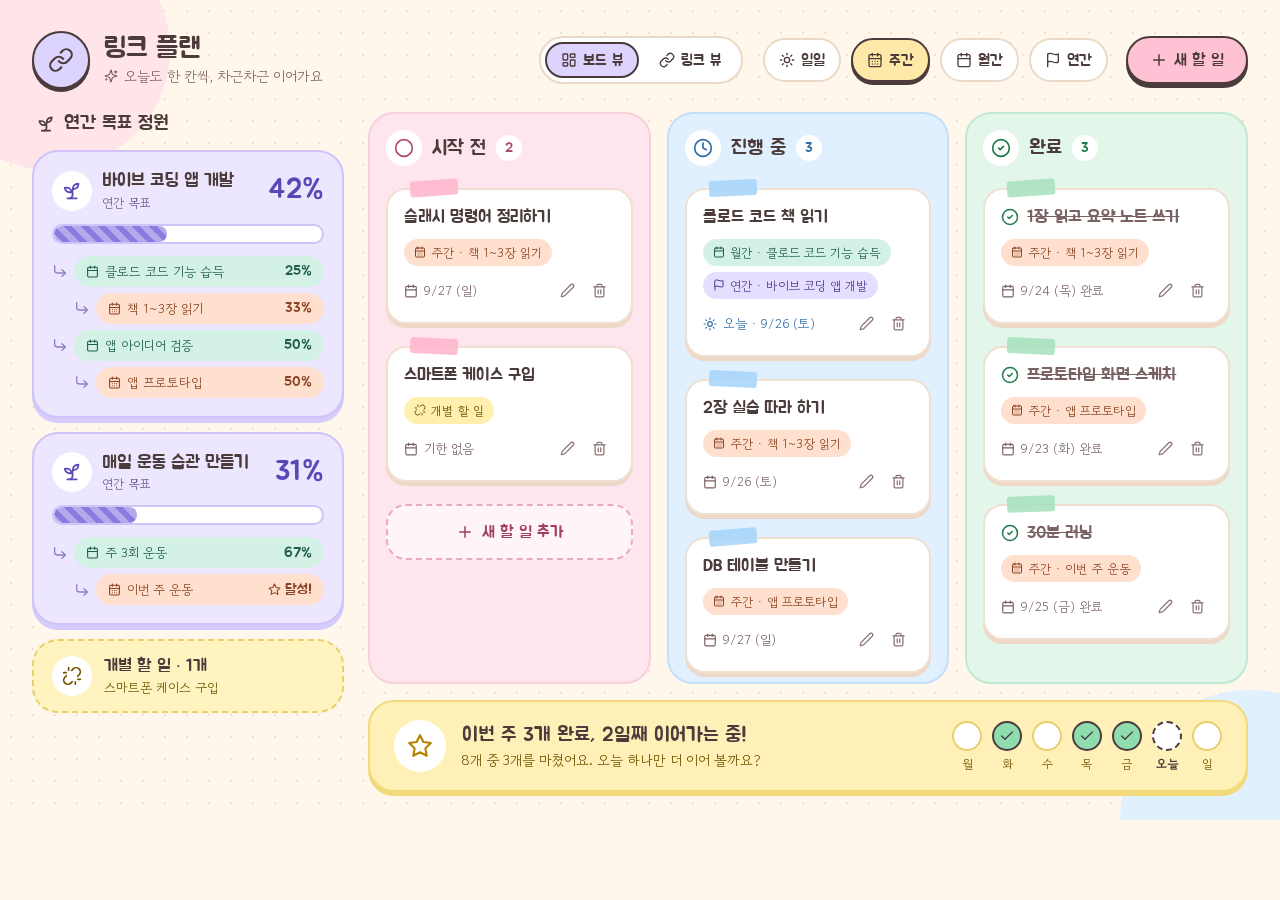
<file: design/mockups/pastel-board.html>
<!--
  링크 플랜 디자인 시안: 파스텔 · 보드 뷰
  파일: pastel-board.html  (테마=pastel, 뷰=board, 캔버스 1280x820)
  정적 시안입니다. 값과 규칙은 DESIGN.md 가 기준입니다.
-->
<!doctype html>
<html lang="ko">
<head>
<meta charset="utf-8">
<title>링크 플랜 파스텔 시안</title>

<meta name="viewport" content="width=1280">
<meta name="linkplan-theme" content="pastel">
<meta name="linkplan-view" content="board">
<link href="https://fonts.googleapis.com/css2?family=Gowun+Dodum&family=Jua&display=swap" rel="stylesheet">
<style>
body{margin:0;background:#FFF7EC}
.ic{fill:none;stroke:currentColor;stroke-width:2;stroke-linecap:round;stroke-linejoin:round;flex-shrink:0}
button{font-family:inherit}
</style>
</head>
<body>


<div style="position:relative;width:1280px;height:820px;box-sizing:border-box;padding:28px 32px;display:flex;flex-direction:column;gap:20px;overflow:hidden;background-color:#FFF7EC;background-image:radial-gradient(#F4E0CB 1.5px, transparent 1.5px);background-size:22px 22px;color:#4B3B3B;font-family:'Gowun Dodum',system-ui,sans-serif">

<svg width="0" height="0" style="position:absolute" aria-hidden="true" focusable="false">
<defs>
<symbol id="i-link" viewBox="0 0 24 24"><path d="M10 13a5 5 0 0 0 7.54.54l3-3a5 5 0 0 0-7.07-7.07l-1.72 1.71"/><path d="M14 11a5 5 0 0 0-7.54-.54l-3 3a5 5 0 0 0 7.07 7.07l1.71-1.71"/></symbol>
<symbol id="i-unlink" viewBox="0 0 24 24"><path d="m18.84 12.25 1.72-1.71h-.02a5.004 5.004 0 0 0-.12-7.07 5.006 5.006 0 0 0-6.95 0l-1.72 1.71"/><path d="m5.17 11.75-1.71 1.71a5.004 5.004 0 0 0 .12 7.07 5.006 5.006 0 0 0 6.95 0l1.71-1.71"/><line x1="8" x2="8" y1="2" y2="5"/><line x1="2" x2="5" y1="8" y2="8"/><line x1="16" x2="16" y1="19" y2="22"/><line x1="19" x2="22" y1="16" y2="16"/></symbol>
<symbol id="i-calendar" viewBox="0 0 24 24"><path d="M8 2v4"/><path d="M16 2v4"/><rect width="18" height="18" x="3" y="4" rx="2"/><path d="M3 10h18"/></symbol>
<symbol id="i-calendar-days" viewBox="0 0 24 24"><path d="M8 2v4"/><path d="M16 2v4"/><rect width="18" height="18" x="3" y="4" rx="2"/><path d="M3 10h18"/><path d="M8 14h.01"/><path d="M12 14h.01"/><path d="M16 14h.01"/><path d="M8 18h.01"/><path d="M12 18h.01"/><path d="M16 18h.01"/></symbol>
<symbol id="i-flag" viewBox="0 0 24 24"><path d="M4 15s1-1 4-1 5 2 8 2 4-1 4-1V3s-1 1-4 1-5-2-8-2-4 1-4 1z"/><line x1="4" x2="4" y1="22" y2="15"/></symbol>
<symbol id="i-dashboard" viewBox="0 0 24 24"><rect width="7" height="9" x="3" y="3" rx="1"/><rect width="7" height="5" x="14" y="3" rx="1"/><rect width="7" height="9" x="14" y="12" rx="1"/><rect width="7" height="5" x="3" y="16" rx="1"/></symbol>
<symbol id="i-sun" viewBox="0 0 24 24"><circle cx="12" cy="12" r="4"/><path d="M12 2v2"/><path d="M12 20v2"/><path d="m4.93 4.93 1.41 1.41"/><path d="m17.66 17.66 1.41 1.41"/><path d="M2 12h2"/><path d="M20 12h2"/><path d="m6.34 17.66-1.41 1.41"/><path d="m19.07 4.93-1.41 1.41"/></symbol>
<symbol id="i-pencil" viewBox="0 0 24 24"><path d="M21.174 6.812a1 1 0 0 0-3.986-3.987L3.842 16.174a2 2 0 0 0-.5.83l-1.321 4.352a.5.5 0 0 0 .623.622l4.353-1.32a2 2 0 0 0 .83-.497z"/></symbol>
<symbol id="i-trash" viewBox="0 0 24 24"><path d="M3 6h18"/><path d="M19 6v14c0 1-1 2-2 2H7c-1 0-2-1-2-2V6"/><path d="M8 6V4c0-1 1-2 2-2h4c1 0 2 1 2 2v2"/><line x1="10" x2="10" y1="11" y2="17"/><line x1="14" x2="14" y1="11" y2="17"/></symbol>
<symbol id="i-plus" viewBox="0 0 24 24"><path d="M5 12h14"/><path d="M12 5v14"/></symbol>
<symbol id="i-circle" viewBox="0 0 24 24"><circle cx="12" cy="12" r="10"/></symbol>
<symbol id="i-clock" viewBox="0 0 24 24"><circle cx="12" cy="12" r="10"/><polyline points="12 6 12 12 16 14"/></symbol>
<symbol id="i-circle-check" viewBox="0 0 24 24"><circle cx="12" cy="12" r="10"/><path d="m9 12 2 2 4-4"/></symbol>
<symbol id="i-check" viewBox="0 0 24 24"><path d="M20 6 9 17l-5-5"/></symbol>
<symbol id="i-sparkles" viewBox="0 0 24 24"><path d="M9.937 15.5A2 2 0 0 0 8.5 14.063l-6.135-1.582a.5.5 0 0 1 0-.962L8.5 9.936A2 2 0 0 0 9.937 8.5l1.582-6.135a.5.5 0 0 1 .963 0L14.063 8.5A2 2 0 0 0 15.5 9.937l6.135 1.581a.5.5 0 0 1 0 .964L15.5 14.063a2 2 0 0 0-1.437 1.437l-1.582 6.135a.5.5 0 0 1-.963 0z"/><path d="M20 3v4"/><path d="M22 5h-4"/><path d="M4 17v2"/><path d="M5 18H3"/></symbol>
<symbol id="i-sprout" viewBox="0 0 24 24"><path d="M7 20h10"/><path d="M10 20c5.5-2.5.8-6.4 3-10"/><path d="M9.5 9.4c1.1.8 1.8 2.2 2.3 3.7-2 .4-3.5.4-4.8-.3-1.2-.6-2.3-1.9-3-4.2 2.8-.5 4.4 0 5.5.8z"/><path d="M14.1 6a7 7 0 0 0-1.1 4c1.9-.1 3.3-.6 4.3-1.4 1-1 1.6-2.3 1.7-4.6-2.7.1-4 1-4.9 2z"/></symbol>
<symbol id="i-star" viewBox="0 0 24 24"><polygon points="12 2 15.09 8.26 22 9.27 17 14.14 18.18 21.02 12 17.77 5.82 21.02 7 14.14 2 9.27 8.91 8.26 12 2"/></symbol>
<symbol id="i-corner" viewBox="0 0 24 24"><polyline points="15 10 20 15 15 20"/><path d="M4 4v7a4 4 0 0 0 4 4h12"/></symbol>
</defs>
</svg>

<!-- 배경 장식 -->
<div style="position:absolute;left:-70px;top:-70px;width:240px;height:240px;border-radius:999px;background:#FFE1EA;opacity:0.8;z-index:0"></div>
<div style="position:absolute;left:1120px;top:690px;width:260px;height:260px;border-radius:999px;background:#DDF0FF;opacity:0.9;z-index:0"></div>

<!-- 헤더 -->
<header style="position:relative;z-index:1;display:flex;align-items:center;justify-content:space-between;height:64px;flex-shrink:0">
  <div style="display:flex;align-items:center;gap:14px">
    <div style="width:54px;height:54px;border-radius:999px;background:#DCD3FF;border:2px solid #4B3B3B;box-shadow:0 3px 0 #4B3B3B;color:#4B3B3B;display:flex;align-items:center;justify-content:center"><svg class="ic" width="26" height="26" viewBox="0 0 24 24"><use href="#i-link"/></svg></div>
    <div style="display:flex;flex-direction:column;gap:2px">
      <div style="font-family:'Jua',sans-serif;font-size:28px;line-height:1.1">링크 플랜</div>
      <div style="display:flex;align-items:center;gap:6px;font-size:14px;color:#7A6262"><svg class="ic" width="14" height="14" viewBox="0 0 24 24"><use href="#i-sparkles"/></svg>오늘도 한 칸씩, 차근차근 이어가요</div>
    </div>
  </div>
  <div style="display:flex;align-items:center;gap:10px">
    <div role="group" aria-label="뷰 전환" style="display:flex;gap:4px;padding:4px;border-radius:999px;border:2px solid #EBD9C8;background:#FFFFFF;margin-right:10px">
      <button style="height:36px;padding:0 14px;border-radius:999px;border:2px solid #4B3B3B;background:#DCD3FF;color:#4B3B3B;font-family:'Jua',sans-serif;font-size:15px;display:flex;align-items:center;gap:6px;cursor:pointer"><svg class="ic" width="16" height="16" viewBox="0 0 24 24"><use href="#i-dashboard"/></svg>보드 뷰</button>
      <button style="height:36px;padding:0 14px;border-radius:999px;border:2px solid transparent;background:transparent;color:#4B3B3B;font-family:'Jua',sans-serif;font-size:15px;display:flex;align-items:center;gap:6px;cursor:pointer"><svg class="ic" width="16" height="16" viewBox="0 0 24 24"><use href="#i-link"/></svg>링크 뷰</button>
    </div>
    <button style="height:44px;padding:0 14px;border-radius:999px;border:2px solid #EBD9C8;background:#FFFFFF;color:#4B3B3B;font-family:'Jua',sans-serif;font-size:15px;display:flex;align-items:center;gap:6px;cursor:pointer"><svg class="ic" width="16" height="16" viewBox="0 0 24 24"><use href="#i-sun"/></svg>일일</button>
    <button style="height:44px;padding:0 14px;border-radius:999px;border:2px solid #4B3B3B;background:#FFE9A8;color:#4B3B3B;font-family:'Jua',sans-serif;font-size:15px;display:flex;align-items:center;gap:6px;box-shadow:0 3px 0 #4B3B3B;cursor:pointer"><svg class="ic" width="16" height="16" viewBox="0 0 24 24"><use href="#i-calendar-days"/></svg>주간</button>
    <button style="height:44px;padding:0 14px;border-radius:999px;border:2px solid #EBD9C8;background:#FFFFFF;color:#4B3B3B;font-family:'Jua',sans-serif;font-size:15px;display:flex;align-items:center;gap:6px;cursor:pointer"><svg class="ic" width="16" height="16" viewBox="0 0 24 24"><use href="#i-calendar"/></svg>월간</button>
    <button style="height:44px;padding:0 14px;border-radius:999px;border:2px solid #EBD9C8;background:#FFFFFF;color:#4B3B3B;font-family:'Jua',sans-serif;font-size:15px;display:flex;align-items:center;gap:6px;cursor:pointer"><svg class="ic" width="16" height="16" viewBox="0 0 24 24"><use href="#i-flag"/></svg>연간</button>
    <button style="height:48px;padding:0 22px;margin-left:8px;border-radius:999px;border:2px solid #4B3B3B;background:#FFC2D4;color:#4B3B3B;font-family:'Jua',sans-serif;font-size:16px;display:flex;align-items:center;gap:6px;box-shadow:0 4px 0 #4B3B3B;cursor:pointer"><svg class="ic" width="18" height="18" viewBox="0 0 24 24"><use href="#i-plus"/></svg>새 할 일</button>
  </div>
</header>

<!-- 본문 -->
<div style="position:relative;z-index:1;flex-grow:1;min-height:0;display:flex;gap:24px">

  <!-- 왼쪽: 목표 정원 -->
  <aside style="width:312px;flex-shrink:0;display:flex;flex-direction:column;gap:14px">
    <div style="display:flex;align-items:center;gap:8px;font-family:'Jua',sans-serif;font-size:19px;padding:0 4px"><svg class="ic" width="20" height="20" viewBox="0 0 24 24"><use href="#i-sprout"/></svg>연간 목표 정원</div>

    <!-- 연간 목표 1 -->
    <section style="background:#ECE6FF;border:2px solid #CFC3FA;border-radius:26px;padding:18px;box-shadow:0 5px 0 #D6CCFB;display:flex;flex-direction:column;gap:12px">
      <div style="display:flex;align-items:center;gap:10px">
        <span style="width:40px;height:40px;border-radius:999px;background:#FFFFFF;color:#5B47B8;display:flex;align-items:center;justify-content:center"><svg class="ic" width="22" height="22" viewBox="0 0 24 24"><use href="#i-sprout"/></svg></span>
        <div style="flex-grow:1;min-width:0;display:flex;flex-direction:column">
          <span style="font-family:'Jua',sans-serif;font-size:18px;line-height:1.25">바이브 코딩 앱 개발</span>
          <span style="font-size:12.5px;color:#6B5A8F">연간 목표</span>
        </div>
        <span style="font-family:'Jua',sans-serif;font-size:28px;color:#5B47B8">42%</span>
      </div>
      <div style="height:16px;border-radius:999px;background:#FFFFFF;border:2px solid #CFC3FA;overflow:hidden"><div style="width:42%;height:100%;border-radius:999px;background-color:#8B7BE0;background-image:repeating-linear-gradient(45deg, rgba(255,255,255,0.35) 0px, rgba(255,255,255,0.35) 6px, rgba(255,255,255,0) 6px, rgba(255,255,255,0) 12px)"></div></div>
      <div style="display:flex;flex-direction:column;gap:6px">
        <div style="display:flex;align-items:center;gap:6px">
          <span style="color:#8E7FC4;display:flex"><svg class="ic" width="16" height="16" viewBox="0 0 24 24"><use href="#i-corner"/></svg></span>
          <div style="flex-grow:1;display:flex;align-items:center;justify-content:space-between;padding:6px 12px;border-radius:999px;background:#D3F2E5;color:#1F5C49;font-size:13px"><span style="display:flex;align-items:center;gap:6px"><svg class="ic" width="13" height="13" viewBox="0 0 24 24"><use href="#i-calendar"/></svg>클로드 코드 기능 습득</span><span style="font-family:'Jua',sans-serif;font-size:14px">25%</span></div>
        </div>
        <div style="display:flex;align-items:center;gap:6px;padding-left:22px">
          <span style="color:#8E7FC4;display:flex"><svg class="ic" width="16" height="16" viewBox="0 0 24 24"><use href="#i-corner"/></svg></span>
          <div style="flex-grow:1;display:flex;align-items:center;justify-content:space-between;padding:6px 12px;border-radius:999px;background:#FFE0CF;color:#8A4322;font-size:13px"><span style="display:flex;align-items:center;gap:6px"><svg class="ic" width="13" height="13" viewBox="0 0 24 24"><use href="#i-calendar-days"/></svg>책 1~3장 읽기</span><span style="font-family:'Jua',sans-serif;font-size:14px">33%</span></div>
        </div>
        <div style="display:flex;align-items:center;gap:6px">
          <span style="color:#8E7FC4;display:flex"><svg class="ic" width="16" height="16" viewBox="0 0 24 24"><use href="#i-corner"/></svg></span>
          <div style="flex-grow:1;display:flex;align-items:center;justify-content:space-between;padding:6px 12px;border-radius:999px;background:#D3F2E5;color:#1F5C49;font-size:13px"><span style="display:flex;align-items:center;gap:6px"><svg class="ic" width="13" height="13" viewBox="0 0 24 24"><use href="#i-calendar"/></svg>앱 아이디어 검증</span><span style="font-family:'Jua',sans-serif;font-size:14px">50%</span></div>
        </div>
        <div style="display:flex;align-items:center;gap:6px;padding-left:22px">
          <span style="color:#8E7FC4;display:flex"><svg class="ic" width="16" height="16" viewBox="0 0 24 24"><use href="#i-corner"/></svg></span>
          <div style="flex-grow:1;display:flex;align-items:center;justify-content:space-between;padding:6px 12px;border-radius:999px;background:#FFE0CF;color:#8A4322;font-size:13px"><span style="display:flex;align-items:center;gap:6px"><svg class="ic" width="13" height="13" viewBox="0 0 24 24"><use href="#i-calendar-days"/></svg>앱 프로토타입</span><span style="font-family:'Jua',sans-serif;font-size:14px">50%</span></div>
        </div>
      </div>
    </section>

    <!-- 연간 목표 2 -->
    <section style="background:#ECE6FF;border:2px solid #CFC3FA;border-radius:26px;padding:18px;box-shadow:0 5px 0 #D6CCFB;display:flex;flex-direction:column;gap:12px">
      <div style="display:flex;align-items:center;gap:10px">
        <span style="width:40px;height:40px;border-radius:999px;background:#FFFFFF;color:#5B47B8;display:flex;align-items:center;justify-content:center"><svg class="ic" width="22" height="22" viewBox="0 0 24 24"><use href="#i-sprout"/></svg></span>
        <div style="flex-grow:1;min-width:0;display:flex;flex-direction:column">
          <span style="font-family:'Jua',sans-serif;font-size:18px;line-height:1.25">매일 운동 습관 만들기</span>
          <span style="font-size:12.5px;color:#6B5A8F">연간 목표</span>
        </div>
        <span style="font-family:'Jua',sans-serif;font-size:28px;color:#5B47B8">31%</span>
      </div>
      <div style="height:16px;border-radius:999px;background:#FFFFFF;border:2px solid #CFC3FA;overflow:hidden"><div style="width:31%;height:100%;border-radius:999px;background-color:#8B7BE0;background-image:repeating-linear-gradient(45deg, rgba(255,255,255,0.35) 0px, rgba(255,255,255,0.35) 6px, rgba(255,255,255,0) 6px, rgba(255,255,255,0) 12px)"></div></div>
      <div style="display:flex;flex-direction:column;gap:6px">
        <div style="display:flex;align-items:center;gap:6px">
          <span style="color:#8E7FC4;display:flex"><svg class="ic" width="16" height="16" viewBox="0 0 24 24"><use href="#i-corner"/></svg></span>
          <div style="flex-grow:1;display:flex;align-items:center;justify-content:space-between;padding:6px 12px;border-radius:999px;background:#D3F2E5;color:#1F5C49;font-size:13px"><span style="display:flex;align-items:center;gap:6px"><svg class="ic" width="13" height="13" viewBox="0 0 24 24"><use href="#i-calendar"/></svg>주 3회 운동</span><span style="font-family:'Jua',sans-serif;font-size:14px">67%</span></div>
        </div>
        <div style="display:flex;align-items:center;gap:6px;padding-left:22px">
          <span style="color:#8E7FC4;display:flex"><svg class="ic" width="16" height="16" viewBox="0 0 24 24"><use href="#i-corner"/></svg></span>
          <div style="flex-grow:1;display:flex;align-items:center;justify-content:space-between;padding:6px 12px;border-radius:999px;background:#FFE0CF;color:#8A4322;font-size:13px"><span style="display:flex;align-items:center;gap:6px"><svg class="ic" width="13" height="13" viewBox="0 0 24 24"><use href="#i-calendar-days"/></svg>이번 주 운동</span><span style="display:flex;align-items:center;gap:4px;font-family:'Jua',sans-serif;font-size:14px"><svg class="ic" width="13" height="13" viewBox="0 0 24 24"><use href="#i-star"/></svg>달성!</span></div>
        </div>
      </div>
    </section>

    <!-- 개별 할 일 -->
    <section style="background:#FFF3BF;border:2px dashed #E8CF6B;border-radius:26px;padding:14px 18px;display:flex;align-items:center;gap:12px">
      <span style="width:40px;height:40px;border-radius:999px;background:#FFFFFF;color:#6E5300;display:flex;align-items:center;justify-content:center;flex-shrink:0"><svg class="ic" width="20" height="20" viewBox="0 0 24 24"><use href="#i-unlink"/></svg></span>
      <div style="display:flex;flex-direction:column;gap:2px">
        <span style="font-family:'Jua',sans-serif;font-size:17px">개별 할 일 · 1개</span>
        <span style="font-size:13px;color:#6E5300">스마트폰 케이스 구입</span>
      </div>
    </section>
  </aside>

  <!-- 오른쪽: 보드 -->
  <div style="flex-grow:1;min-width:0;display:flex;flex-direction:column;gap:16px">
    <div style="flex-grow:1;min-height:0;display:flex;gap:16px;align-items:stretch">

      <!-- 시작 전 -->
      <section aria-label="시작 전" style="flex:1 1 0;min-width:0;box-sizing:border-box;background:#FFE6EE;border:2px solid #F7CFDD;border-radius:26px;padding:16px;display:flex;flex-direction:column;gap:14px">
        <div style="display:flex;align-items:center;gap:10px">
          <span style="width:36px;height:36px;border-radius:999px;background:#FFFFFF;color:#B04A6D;display:flex;align-items:center;justify-content:center"><svg class="ic" width="20" height="20" viewBox="0 0 24 24"><use href="#i-circle"/></svg></span>
          <span style="font-family:'Jua',sans-serif;font-size:20px">시작 전</span>
          <span style="width:26px;height:26px;border-radius:999px;background:#FFFFFF;color:#B04A6D;font-family:'Jua',sans-serif;font-size:14px;display:flex;align-items:center;justify-content:center">2</span>
        </div>

        <div style="position:relative;margin-top:8px;background:#FFFFFF;border:2px solid #F0E0D2;border-radius:20px;padding:16px;box-shadow:0 4px 0 #EED9C8;display:flex;flex-direction:column;gap:10px">
          <div style="position:absolute;left:22px;top:-10px;width:48px;height:16px;border-radius:3px;background:#FFB8CF;opacity:0.9;transform:rotate(-4deg)"></div>
          <div style="font-family:'Jua',sans-serif;font-size:17px;line-height:1.35">슬래시 명령어 정리하기</div>
          <div style="display:flex;flex-wrap:wrap;gap:6px">
            <span style="display:inline-flex;align-items:center;gap:5px;padding:4px 10px;border-radius:999px;background:#FFE0CF;color:#8A4322;font-size:12.5px"><svg class="ic" width="12" height="12" viewBox="0 0 24 24"><use href="#i-calendar-days"/></svg>주간 · 책 1~3장 읽기</span>
          </div>
          <div style="display:flex;align-items:center;justify-content:space-between;color:#7A6262;font-size:13px">
            <span style="display:flex;align-items:center;gap:6px"><svg class="ic" width="14" height="14" viewBox="0 0 24 24"><use href="#i-calendar"/></svg>9/27 (일)</span>
            <span style="display:flex;gap:2px">
              <button aria-label="수정" style="width:30px;height:30px;border:0;border-radius:999px;background:transparent;color:#8A7373;display:flex;align-items:center;justify-content:center;cursor:pointer"><svg class="ic" width="15" height="15" viewBox="0 0 24 24"><use href="#i-pencil"/></svg></button>
              <button aria-label="삭제" style="width:30px;height:30px;border:0;border-radius:999px;background:transparent;color:#8A7373;display:flex;align-items:center;justify-content:center;cursor:pointer"><svg class="ic" width="15" height="15" viewBox="0 0 24 24"><use href="#i-trash"/></svg></button>
            </span>
          </div>
        </div>

        <div style="position:relative;margin-top:8px;background:#FFFFFF;border:2px solid #F0E0D2;border-radius:20px;padding:16px;box-shadow:0 4px 0 #EED9C8;display:flex;flex-direction:column;gap:10px">
          <div style="position:absolute;left:22px;top:-10px;width:48px;height:16px;border-radius:3px;background:#FFB8CF;opacity:0.9;transform:rotate(3deg)"></div>
          <div style="font-family:'Jua',sans-serif;font-size:17px;line-height:1.35">스마트폰 케이스 구입</div>
          <div style="display:flex;flex-wrap:wrap;gap:6px">
            <span style="display:inline-flex;align-items:center;gap:5px;padding:4px 10px;border-radius:999px;background:#FFF0B0;color:#6E5300;font-size:12.5px"><svg class="ic" width="12" height="12" viewBox="0 0 24 24"><use href="#i-unlink"/></svg>개별 할 일</span>
          </div>
          <div style="display:flex;align-items:center;justify-content:space-between;color:#7A6262;font-size:13px">
            <span style="display:flex;align-items:center;gap:6px"><svg class="ic" width="14" height="14" viewBox="0 0 24 24"><use href="#i-calendar"/></svg>기한 없음</span>
            <span style="display:flex;gap:2px">
              <button aria-label="수정" style="width:30px;height:30px;border:0;border-radius:999px;background:transparent;color:#8A7373;display:flex;align-items:center;justify-content:center;cursor:pointer"><svg class="ic" width="15" height="15" viewBox="0 0 24 24"><use href="#i-pencil"/></svg></button>
              <button aria-label="삭제" style="width:30px;height:30px;border:0;border-radius:999px;background:transparent;color:#8A7373;display:flex;align-items:center;justify-content:center;cursor:pointer"><svg class="ic" width="15" height="15" viewBox="0 0 24 24"><use href="#i-trash"/></svg></button>
            </span>
          </div>
        </div>

        <button style="margin-top:8px;height:56px;border-radius:20px;border:2px dashed #E9A9BF;background:rgba(255,255,255,0.55);color:#A23F62;font-family:'Jua',sans-serif;font-size:16px;display:flex;align-items:center;justify-content:center;gap:8px;cursor:pointer"><svg class="ic" width="18" height="18" viewBox="0 0 24 24"><use href="#i-plus"/></svg>새 할 일 추가</button>
      </section>

      <!-- 진행 중 -->
      <section aria-label="진행 중" style="flex:1 1 0;min-width:0;box-sizing:border-box;background:#E0F0FF;border:2px solid #C4DFF7;border-radius:26px;padding:16px;display:flex;flex-direction:column;gap:14px">
        <div style="display:flex;align-items:center;gap:10px">
          <span style="width:36px;height:36px;border-radius:999px;background:#FFFFFF;color:#2F6DA8;display:flex;align-items:center;justify-content:center"><svg class="ic" width="20" height="20" viewBox="0 0 24 24"><use href="#i-clock"/></svg></span>
          <span style="font-family:'Jua',sans-serif;font-size:20px">진행 중</span>
          <span style="width:26px;height:26px;border-radius:999px;background:#FFFFFF;color:#2F6DA8;font-family:'Jua',sans-serif;font-size:14px;display:flex;align-items:center;justify-content:center">3</span>
        </div>

        <div style="position:relative;margin-top:8px;background:#FFFFFF;border:2px solid #F0E0D2;border-radius:20px;padding:16px;box-shadow:0 4px 0 #EED9C8;display:flex;flex-direction:column;gap:10px">
          <div style="position:absolute;left:22px;top:-10px;width:48px;height:16px;border-radius:3px;background:#A9D6FA;opacity:0.9;transform:rotate(-3deg)"></div>
          <div style="font-family:'Jua',sans-serif;font-size:17px;line-height:1.35">클로드 코드 책 읽기</div>
          <div style="display:flex;flex-wrap:wrap;gap:6px">
            <span style="display:inline-flex;align-items:center;gap:5px;padding:4px 10px;border-radius:999px;background:#D3F2E5;color:#1F5C49;font-size:12.5px"><svg class="ic" width="12" height="12" viewBox="0 0 24 24"><use href="#i-calendar"/></svg>월간 · 클로드 코드 기능 습득</span>
            <span style="display:inline-flex;align-items:center;gap:5px;padding:4px 10px;border-radius:999px;background:#E6DEFF;color:#4B3A8F;font-size:12.5px"><svg class="ic" width="12" height="12" viewBox="0 0 24 24"><use href="#i-flag"/></svg>연간 · 바이브 코딩 앱 개발</span>
          </div>
          <div style="display:flex;align-items:center;justify-content:space-between;color:#7A6262;font-size:13px">
            <span style="display:flex;align-items:center;gap:6px;color:#2F6DA8"><svg class="ic" width="14" height="14" viewBox="0 0 24 24"><use href="#i-sun"/></svg>오늘 · 9/26 (토)</span>
            <span style="display:flex;gap:2px">
              <button aria-label="수정" style="width:30px;height:30px;border:0;border-radius:999px;background:transparent;color:#8A7373;display:flex;align-items:center;justify-content:center;cursor:pointer"><svg class="ic" width="15" height="15" viewBox="0 0 24 24"><use href="#i-pencil"/></svg></button>
              <button aria-label="삭제" style="width:30px;height:30px;border:0;border-radius:999px;background:transparent;color:#8A7373;display:flex;align-items:center;justify-content:center;cursor:pointer"><svg class="ic" width="15" height="15" viewBox="0 0 24 24"><use href="#i-trash"/></svg></button>
            </span>
          </div>
        </div>

        <div style="position:relative;margin-top:8px;background:#FFFFFF;border:2px solid #F0E0D2;border-radius:20px;padding:16px;box-shadow:0 4px 0 #EED9C8;display:flex;flex-direction:column;gap:10px">
          <div style="position:absolute;left:22px;top:-10px;width:48px;height:16px;border-radius:3px;background:#A9D6FA;opacity:0.9;transform:rotate(3deg)"></div>
          <div style="font-family:'Jua',sans-serif;font-size:17px;line-height:1.35">2장 실습 따라 하기</div>
          <div style="display:flex;flex-wrap:wrap;gap:6px">
            <span style="display:inline-flex;align-items:center;gap:5px;padding:4px 10px;border-radius:999px;background:#FFE0CF;color:#8A4322;font-size:12.5px"><svg class="ic" width="12" height="12" viewBox="0 0 24 24"><use href="#i-calendar-days"/></svg>주간 · 책 1~3장 읽기</span>
          </div>
          <div style="display:flex;align-items:center;justify-content:space-between;color:#7A6262;font-size:13px">
            <span style="display:flex;align-items:center;gap:6px"><svg class="ic" width="14" height="14" viewBox="0 0 24 24"><use href="#i-calendar"/></svg>9/26 (토)</span>
            <span style="display:flex;gap:2px">
              <button aria-label="수정" style="width:30px;height:30px;border:0;border-radius:999px;background:transparent;color:#8A7373;display:flex;align-items:center;justify-content:center;cursor:pointer"><svg class="ic" width="15" height="15" viewBox="0 0 24 24"><use href="#i-pencil"/></svg></button>
              <button aria-label="삭제" style="width:30px;height:30px;border:0;border-radius:999px;background:transparent;color:#8A7373;display:flex;align-items:center;justify-content:center;cursor:pointer"><svg class="ic" width="15" height="15" viewBox="0 0 24 24"><use href="#i-trash"/></svg></button>
            </span>
          </div>
        </div>

        <div style="position:relative;margin-top:8px;background:#FFFFFF;border:2px solid #F0E0D2;border-radius:20px;padding:16px;box-shadow:0 4px 0 #EED9C8;display:flex;flex-direction:column;gap:10px">
          <div style="position:absolute;left:22px;top:-10px;width:48px;height:16px;border-radius:3px;background:#A9D6FA;opacity:0.9;transform:rotate(-5deg)"></div>
          <div style="font-family:'Jua',sans-serif;font-size:17px;line-height:1.35">DB 테이블 만들기</div>
          <div style="display:flex;flex-wrap:wrap;gap:6px">
            <span style="display:inline-flex;align-items:center;gap:5px;padding:4px 10px;border-radius:999px;background:#FFE0CF;color:#8A4322;font-size:12.5px"><svg class="ic" width="12" height="12" viewBox="0 0 24 24"><use href="#i-calendar-days"/></svg>주간 · 앱 프로토타입</span>
          </div>
          <div style="display:flex;align-items:center;justify-content:space-between;color:#7A6262;font-size:13px">
            <span style="display:flex;align-items:center;gap:6px"><svg class="ic" width="14" height="14" viewBox="0 0 24 24"><use href="#i-calendar"/></svg>9/27 (일)</span>
            <span style="display:flex;gap:2px">
              <button aria-label="수정" style="width:30px;height:30px;border:0;border-radius:999px;background:transparent;color:#8A7373;display:flex;align-items:center;justify-content:center;cursor:pointer"><svg class="ic" width="15" height="15" viewBox="0 0 24 24"><use href="#i-pencil"/></svg></button>
              <button aria-label="삭제" style="width:30px;height:30px;border:0;border-radius:999px;background:transparent;color:#8A7373;display:flex;align-items:center;justify-content:center;cursor:pointer"><svg class="ic" width="15" height="15" viewBox="0 0 24 24"><use href="#i-trash"/></svg></button>
            </span>
          </div>
        </div>
      </section>

      <!-- 완료 -->
      <section aria-label="완료" style="flex:1 1 0;min-width:0;box-sizing:border-box;background:#E2F6EA;border:2px solid #C2E8D1;border-radius:26px;padding:16px;display:flex;flex-direction:column;gap:14px">
        <div style="display:flex;align-items:center;gap:10px">
          <span style="width:36px;height:36px;border-radius:999px;background:#FFFFFF;color:#1F7A4D;display:flex;align-items:center;justify-content:center"><svg class="ic" width="20" height="20" viewBox="0 0 24 24"><use href="#i-circle-check"/></svg></span>
          <span style="font-family:'Jua',sans-serif;font-size:20px">완료</span>
          <span style="width:26px;height:26px;border-radius:999px;background:#FFFFFF;color:#1F7A4D;font-family:'Jua',sans-serif;font-size:14px;display:flex;align-items:center;justify-content:center">3</span>
        </div>

        <div style="position:relative;margin-top:8px;background:#FFFFFF;border:2px solid #F0E0D2;border-radius:20px;padding:16px;box-shadow:0 4px 0 #EED9C8;display:flex;flex-direction:column;gap:10px">
          <div style="position:absolute;left:22px;top:-10px;width:48px;height:16px;border-radius:3px;background:#A9E3C0;opacity:0.9;transform:rotate(-4deg)"></div>
          <div style="display:flex;align-items:flex-start;gap:8px">
            <span style="color:#1F7A4D;margin-top:2px;display:flex"><svg class="ic" width="18" height="18" viewBox="0 0 24 24"><use href="#i-circle-check"/></svg></span>
            <span style="font-family:'Jua',sans-serif;font-size:17px;line-height:1.35;color:#7A6262;text-decoration:line-through">1장 읽고 요약 노트 쓰기</span>
          </div>
          <div style="display:flex;flex-wrap:wrap;gap:6px">
            <span style="display:inline-flex;align-items:center;gap:5px;padding:4px 10px;border-radius:999px;background:#FFE0CF;color:#8A4322;font-size:12.5px"><svg class="ic" width="12" height="12" viewBox="0 0 24 24"><use href="#i-calendar-days"/></svg>주간 · 책 1~3장 읽기</span>
          </div>
          <div style="display:flex;align-items:center;justify-content:space-between;color:#7A6262;font-size:13px">
            <span style="display:flex;align-items:center;gap:6px"><svg class="ic" width="14" height="14" viewBox="0 0 24 24"><use href="#i-calendar"/></svg>9/24 (목) 완료</span>
            <span style="display:flex;gap:2px">
              <button aria-label="수정" style="width:30px;height:30px;border:0;border-radius:999px;background:transparent;color:#8A7373;display:flex;align-items:center;justify-content:center;cursor:pointer"><svg class="ic" width="15" height="15" viewBox="0 0 24 24"><use href="#i-pencil"/></svg></button>
              <button aria-label="삭제" style="width:30px;height:30px;border:0;border-radius:999px;background:transparent;color:#8A7373;display:flex;align-items:center;justify-content:center;cursor:pointer"><svg class="ic" width="15" height="15" viewBox="0 0 24 24"><use href="#i-trash"/></svg></button>
            </span>
          </div>
        </div>

        <div style="position:relative;margin-top:8px;background:#FFFFFF;border:2px solid #F0E0D2;border-radius:20px;padding:16px;box-shadow:0 4px 0 #EED9C8;display:flex;flex-direction:column;gap:10px">
          <div style="position:absolute;left:22px;top:-10px;width:48px;height:16px;border-radius:3px;background:#A9E3C0;opacity:0.9;transform:rotate(3deg)"></div>
          <div style="display:flex;align-items:flex-start;gap:8px">
            <span style="color:#1F7A4D;margin-top:2px;display:flex"><svg class="ic" width="18" height="18" viewBox="0 0 24 24"><use href="#i-circle-check"/></svg></span>
            <span style="font-family:'Jua',sans-serif;font-size:17px;line-height:1.35;color:#7A6262;text-decoration:line-through">프로토타입 화면 스케치</span>
          </div>
          <div style="display:flex;flex-wrap:wrap;gap:6px">
            <span style="display:inline-flex;align-items:center;gap:5px;padding:4px 10px;border-radius:999px;background:#FFE0CF;color:#8A4322;font-size:12.5px"><svg class="ic" width="12" height="12" viewBox="0 0 24 24"><use href="#i-calendar-days"/></svg>주간 · 앱 프로토타입</span>
          </div>
          <div style="display:flex;align-items:center;justify-content:space-between;color:#7A6262;font-size:13px">
            <span style="display:flex;align-items:center;gap:6px"><svg class="ic" width="14" height="14" viewBox="0 0 24 24"><use href="#i-calendar"/></svg>9/23 (화) 완료</span>
            <span style="display:flex;gap:2px">
              <button aria-label="수정" style="width:30px;height:30px;border:0;border-radius:999px;background:transparent;color:#8A7373;display:flex;align-items:center;justify-content:center;cursor:pointer"><svg class="ic" width="15" height="15" viewBox="0 0 24 24"><use href="#i-pencil"/></svg></button>
              <button aria-label="삭제" style="width:30px;height:30px;border:0;border-radius:999px;background:transparent;color:#8A7373;display:flex;align-items:center;justify-content:center;cursor:pointer"><svg class="ic" width="15" height="15" viewBox="0 0 24 24"><use href="#i-trash"/></svg></button>
            </span>
          </div>
        </div>

        <div style="position:relative;margin-top:8px;background:#FFFFFF;border:2px solid #F0E0D2;border-radius:20px;padding:16px;box-shadow:0 4px 0 #EED9C8;display:flex;flex-direction:column;gap:10px">
          <div style="position:absolute;left:22px;top:-10px;width:48px;height:16px;border-radius:3px;background:#A9E3C0;opacity:0.9;transform:rotate(-2deg)"></div>
          <div style="display:flex;align-items:flex-start;gap:8px">
            <span style="color:#1F7A4D;margin-top:2px;display:flex"><svg class="ic" width="18" height="18" viewBox="0 0 24 24"><use href="#i-circle-check"/></svg></span>
            <span style="font-family:'Jua',sans-serif;font-size:17px;line-height:1.35;color:#7A6262;text-decoration:line-through">30분 러닝</span>
          </div>
          <div style="display:flex;flex-wrap:wrap;gap:6px">
            <span style="display:inline-flex;align-items:center;gap:5px;padding:4px 10px;border-radius:999px;background:#FFE0CF;color:#8A4322;font-size:12.5px"><svg class="ic" width="12" height="12" viewBox="0 0 24 24"><use href="#i-calendar-days"/></svg>주간 · 이번 주 운동</span>
          </div>
          <div style="display:flex;align-items:center;justify-content:space-between;color:#7A6262;font-size:13px">
            <span style="display:flex;align-items:center;gap:6px"><svg class="ic" width="14" height="14" viewBox="0 0 24 24"><use href="#i-calendar"/></svg>9/25 (금) 완료</span>
            <span style="display:flex;gap:2px">
              <button aria-label="수정" style="width:30px;height:30px;border:0;border-radius:999px;background:transparent;color:#8A7373;display:flex;align-items:center;justify-content:center;cursor:pointer"><svg class="ic" width="15" height="15" viewBox="0 0 24 24"><use href="#i-pencil"/></svg></button>
              <button aria-label="삭제" style="width:30px;height:30px;border:0;border-radius:999px;background:transparent;color:#8A7373;display:flex;align-items:center;justify-content:center;cursor:pointer"><svg class="ic" width="15" height="15" viewBox="0 0 24 24"><use href="#i-trash"/></svg></button>
            </span>
          </div>
        </div>
      </section>
    </div>

    <!-- 응원 배너 -->
    <section aria-label="이번 주 응원" style="height:92px;flex-shrink:0;box-sizing:border-box;background:#FFF0B8;border:2px solid #F2D97A;border-radius:26px;padding:0 24px;box-shadow:0 4px 0 #F2D97A;display:flex;align-items:center;gap:16px">
      <span style="width:52px;height:52px;border-radius:999px;background:#FFFFFF;color:#B58500;display:flex;align-items:center;justify-content:center;flex-shrink:0"><svg class="ic" width="26" height="26" viewBox="0 0 24 24"><use href="#i-star"/></svg></span>
      <div style="flex-grow:1;display:flex;flex-direction:column;gap:2px">
        <span style="font-family:'Jua',sans-serif;font-size:20px">이번 주 3개 완료, 2일째 이어가는 중!</span>
        <span style="font-size:14px;color:#6E5300">8개 중 3개를 마쳤어요. 오늘 하나만 더 이어 볼까요?</span>
      </div>
      <div style="display:flex;gap:10px">
        <div style="display:flex;flex-direction:column;align-items:center;gap:4px"><span style="width:30px;height:30px;box-sizing:border-box;border-radius:999px;border:2px solid #E8CF6B;background:#FFFFFF"></span><span style="font-size:12px;color:#6E5300">월</span></div>
        <div style="display:flex;flex-direction:column;align-items:center;gap:4px"><span style="width:30px;height:30px;box-sizing:border-box;border-radius:999px;border:2px solid #4B3B3B;background:#8FDDAF;color:#4B3B3B;display:flex;align-items:center;justify-content:center"><svg class="ic" width="16" height="16" viewBox="0 0 24 24"><use href="#i-check"/></svg></span><span style="font-size:12px;color:#6E5300">화</span></div>
        <div style="display:flex;flex-direction:column;align-items:center;gap:4px"><span style="width:30px;height:30px;box-sizing:border-box;border-radius:999px;border:2px solid #E8CF6B;background:#FFFFFF"></span><span style="font-size:12px;color:#6E5300">수</span></div>
        <div style="display:flex;flex-direction:column;align-items:center;gap:4px"><span style="width:30px;height:30px;box-sizing:border-box;border-radius:999px;border:2px solid #4B3B3B;background:#8FDDAF;color:#4B3B3B;display:flex;align-items:center;justify-content:center"><svg class="ic" width="16" height="16" viewBox="0 0 24 24"><use href="#i-check"/></svg></span><span style="font-size:12px;color:#6E5300">목</span></div>
        <div style="display:flex;flex-direction:column;align-items:center;gap:4px"><span style="width:30px;height:30px;box-sizing:border-box;border-radius:999px;border:2px solid #4B3B3B;background:#8FDDAF;color:#4B3B3B;display:flex;align-items:center;justify-content:center"><svg class="ic" width="16" height="16" viewBox="0 0 24 24"><use href="#i-check"/></svg></span><span style="font-size:12px;color:#6E5300">금</span></div>
        <div style="display:flex;flex-direction:column;align-items:center;gap:4px"><span style="width:30px;height:30px;box-sizing:border-box;border-radius:999px;border:2px dashed #4B3B3B;background:#FFFFFF"></span><span style="font-size:12px;color:#4B3B3B;font-weight:700">오늘</span></div>
        <div style="display:flex;flex-direction:column;align-items:center;gap:4px"><span style="width:30px;height:30px;box-sizing:border-box;border-radius:999px;border:2px solid #E8CF6B;background:#FFFFFF"></span><span style="font-size:12px;color:#6E5300">일</span></div>
      </div>
    </section>
  </div>
</div>

</div>


</body>
</html>
</file>
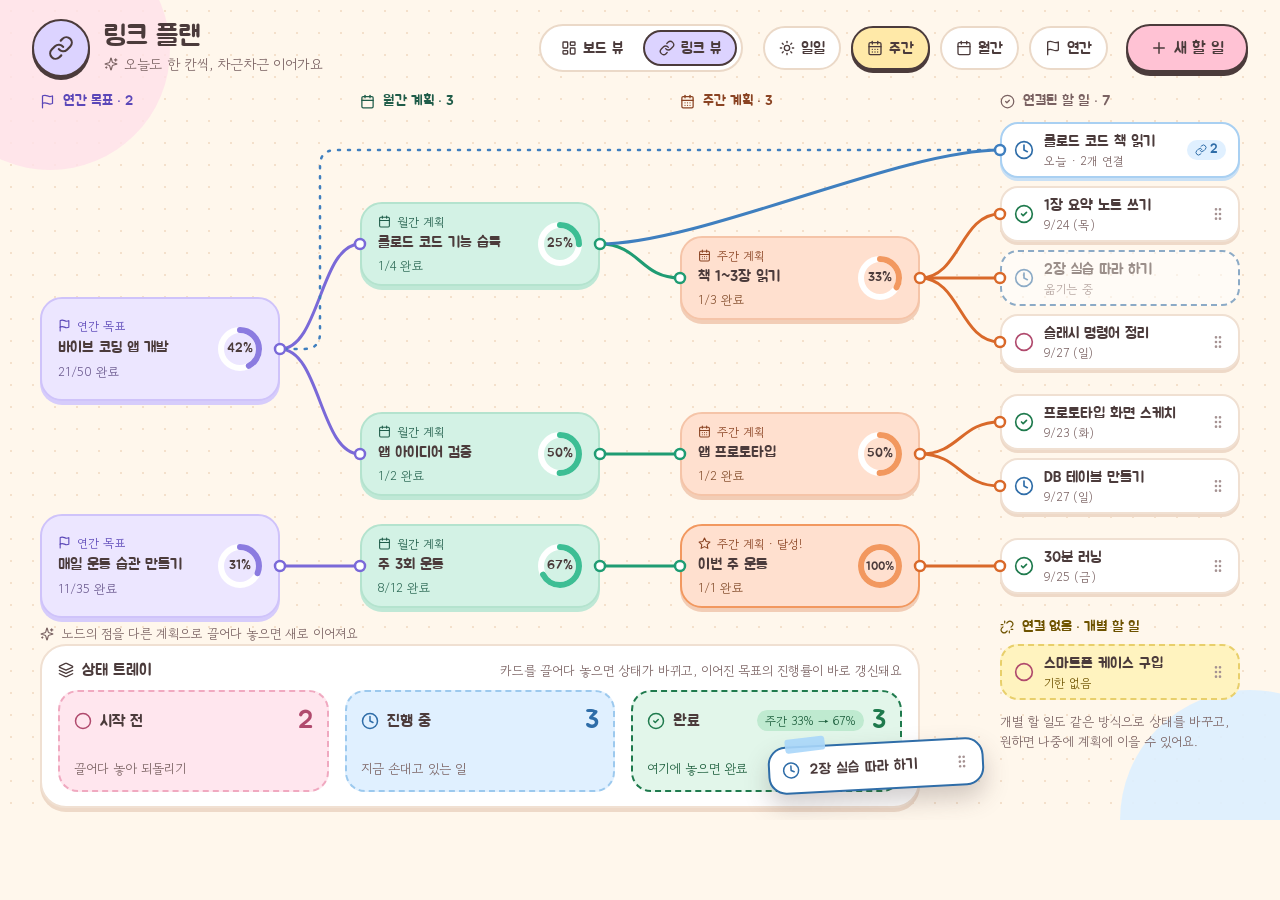
<file: design/mockups/pastel-link.html>
<!--
  링크 플랜 디자인 시안: 파스텔 · 링크 뷰
  파일: pastel-link.html  (테마=pastel, 뷰=link, 캔버스 1280x820)
  정적 시안입니다. 값과 규칙은 DESIGN.md 가 기준입니다.
-->
<!doctype html>
<html lang="ko">
<head>
<meta charset="utf-8">
<title>링크 플랜 파스텔 링크 뷰 시안</title>

<meta name="viewport" content="width=1280">
<meta name="linkplan-theme" content="pastel">
<meta name="linkplan-view" content="link">
<link href="https://fonts.googleapis.com/css2?family=Gowun+Dodum&family=Jua&display=swap" rel="stylesheet">
<style>
body{margin:0;background:#FFF7EC}
.ic{fill:none;stroke:currentColor;stroke-width:2;stroke-linecap:round;stroke-linejoin:round;flex-shrink:0}
button{font-family:inherit}
</style>
</head>
<body>


<div style="position:relative;width:1280px;height:820px;overflow:hidden;background-color:#FFF7EC;background-image:radial-gradient(#F4E0CB 1.5px, transparent 1.5px);background-size:22px 22px;color:#4B3B3B;font-family:'Gowun Dodum',system-ui,sans-serif">

<svg width="0" height="0" style="position:absolute" aria-hidden="true" focusable="false">
<defs>
<symbol id="i-link" viewBox="0 0 24 24"><path d="M10 13a5 5 0 0 0 7.54.54l3-3a5 5 0 0 0-7.07-7.07l-1.72 1.71"/><path d="M14 11a5 5 0 0 0-7.54-.54l-3 3a5 5 0 0 0 7.07 7.07l1.71-1.71"/></symbol>
<symbol id="i-unlink" viewBox="0 0 24 24"><path d="m18.84 12.25 1.72-1.71h-.02a5.004 5.004 0 0 0-.12-7.07 5.006 5.006 0 0 0-6.95 0l-1.72 1.71"/><path d="m5.17 11.75-1.71 1.71a5.004 5.004 0 0 0 .12 7.07 5.006 5.006 0 0 0 6.95 0l1.71-1.71"/><line x1="8" x2="8" y1="2" y2="5"/><line x1="2" x2="5" y1="8" y2="8"/><line x1="16" x2="16" y1="19" y2="22"/><line x1="19" x2="22" y1="16" y2="16"/></symbol>
<symbol id="i-grip" viewBox="0 0 24 24"><circle cx="9" cy="12" r="1"/><circle cx="9" cy="5" r="1"/><circle cx="9" cy="19" r="1"/><circle cx="15" cy="12" r="1"/><circle cx="15" cy="5" r="1"/><circle cx="15" cy="19" r="1"/></symbol>
<symbol id="i-calendar" viewBox="0 0 24 24"><path d="M8 2v4"/><path d="M16 2v4"/><rect width="18" height="18" x="3" y="4" rx="2"/><path d="M3 10h18"/></symbol>
<symbol id="i-calendar-days" viewBox="0 0 24 24"><path d="M8 2v4"/><path d="M16 2v4"/><rect width="18" height="18" x="3" y="4" rx="2"/><path d="M3 10h18"/><path d="M8 14h.01"/><path d="M12 14h.01"/><path d="M16 14h.01"/><path d="M8 18h.01"/><path d="M12 18h.01"/><path d="M16 18h.01"/></symbol>
<symbol id="i-flag" viewBox="0 0 24 24"><path d="M4 15s1-1 4-1 5 2 8 2 4-1 4-1V3s-1 1-4 1-5-2-8-2-4 1-4 1z"/><line x1="4" x2="4" y1="22" y2="15"/></symbol>
<symbol id="i-dashboard" viewBox="0 0 24 24"><rect width="7" height="9" x="3" y="3" rx="1"/><rect width="7" height="5" x="14" y="3" rx="1"/><rect width="7" height="9" x="14" y="12" rx="1"/><rect width="7" height="5" x="3" y="16" rx="1"/></symbol>
<symbol id="i-sun" viewBox="0 0 24 24"><circle cx="12" cy="12" r="4"/><path d="M12 2v2"/><path d="M12 20v2"/><path d="m4.93 4.93 1.41 1.41"/><path d="m17.66 17.66 1.41 1.41"/><path d="M2 12h2"/><path d="M20 12h2"/><path d="m6.34 17.66-1.41 1.41"/><path d="m19.07 4.93-1.41 1.41"/></symbol>
<symbol id="i-plus" viewBox="0 0 24 24"><path d="M5 12h14"/><path d="M12 5v14"/></symbol>
<symbol id="i-circle" viewBox="0 0 24 24"><circle cx="12" cy="12" r="10"/></symbol>
<symbol id="i-clock" viewBox="0 0 24 24"><circle cx="12" cy="12" r="10"/><polyline points="12 6 12 12 16 14"/></symbol>
<symbol id="i-circle-check" viewBox="0 0 24 24"><circle cx="12" cy="12" r="10"/><path d="m9 12 2 2 4-4"/></symbol>
<symbol id="i-sparkles" viewBox="0 0 24 24"><path d="M9.937 15.5A2 2 0 0 0 8.5 14.063l-6.135-1.582a.5.5 0 0 1 0-.962L8.5 9.936A2 2 0 0 0 9.937 8.5l1.582-6.135a.5.5 0 0 1 .963 0L14.063 8.5A2 2 0 0 0 15.5 9.937l6.135 1.581a.5.5 0 0 1 0 .964L15.5 14.063a2 2 0 0 0-1.437 1.437l-1.582 6.135a.5.5 0 0 1-.963 0z"/><path d="M20 3v4"/><path d="M22 5h-4"/><path d="M4 17v2"/><path d="M5 18H3"/></symbol>
<symbol id="i-layers" viewBox="0 0 24 24"><path d="m12.83 2.18a2 2 0 0 0-1.66 0L2.6 6.08a1 1 0 0 0 0 1.83l8.58 3.91a2 2 0 0 0 1.66 0l8.58-3.9a1 1 0 0 0 0-1.83Z"/><path d="m22 17.65-9.17 4.16a2 2 0 0 1-1.66 0L2 17.65"/><path d="m22 12.65-9.17 4.16a2 2 0 0 1-1.66 0L2 12.65"/></symbol>
<symbol id="i-star" viewBox="0 0 24 24"><polygon points="12 2 15.09 8.26 22 9.27 17 14.14 18.18 21.02 12 17.77 5.82 21.02 7 14.14 2 9.27 8.91 8.26 12 2"/></symbol>
</defs>
</svg>

<!-- 배경 장식 -->
<div style="position:absolute;left:-70px;top:-70px;width:240px;height:240px;border-radius:999px;background:#FFE1EA;opacity:0.8;z-index:0"></div>
<div style="position:absolute;left:1120px;top:690px;width:260px;height:260px;border-radius:999px;background:#DDF0FF;opacity:0.9;z-index:0"></div>

<!-- 헤더 -->
<header style="position:absolute;left:32px;top:16px;width:1216px;height:64px;display:flex;align-items:center;justify-content:space-between;z-index:4">
  <div style="display:flex;align-items:center;gap:14px">
    <div style="width:54px;height:54px;border-radius:999px;background:#DCD3FF;border:2px solid #4B3B3B;box-shadow:0 3px 0 #4B3B3B;color:#4B3B3B;display:flex;align-items:center;justify-content:center"><svg class="ic" width="26" height="26" viewBox="0 0 24 24"><use href="#i-link"/></svg></div>
    <div style="display:flex;flex-direction:column;gap:2px">
      <div style="font-family:'Jua',sans-serif;font-size:28px;line-height:1.1">링크 플랜</div>
      <div style="display:flex;align-items:center;gap:6px;font-size:14px;color:#7A6262"><svg class="ic" width="14" height="14" viewBox="0 0 24 24"><use href="#i-sparkles"/></svg>오늘도 한 칸씩, 차근차근 이어가요</div>
    </div>
  </div>
  <div style="display:flex;align-items:center;gap:10px">
    <div role="group" aria-label="뷰 전환" style="display:flex;gap:4px;padding:4px;border-radius:999px;border:2px solid #EBD9C8;background:#FFFFFF;margin-right:10px">
      <button style="height:36px;padding:0 14px;border-radius:999px;border:2px solid transparent;background:transparent;color:#4B3B3B;font-family:'Jua',sans-serif;font-size:15px;display:flex;align-items:center;gap:6px;cursor:pointer"><svg class="ic" width="16" height="16" viewBox="0 0 24 24"><use href="#i-dashboard"/></svg>보드 뷰</button>
      <button style="height:36px;padding:0 14px;border-radius:999px;border:2px solid #4B3B3B;background:#DCD3FF;color:#4B3B3B;font-family:'Jua',sans-serif;font-size:15px;display:flex;align-items:center;gap:6px;cursor:pointer"><svg class="ic" width="16" height="16" viewBox="0 0 24 24"><use href="#i-link"/></svg>링크 뷰</button>
    </div>
    <button style="height:44px;padding:0 14px;border-radius:999px;border:2px solid #EBD9C8;background:#FFFFFF;color:#4B3B3B;font-family:'Jua',sans-serif;font-size:15px;display:flex;align-items:center;gap:6px;cursor:pointer"><svg class="ic" width="16" height="16" viewBox="0 0 24 24"><use href="#i-sun"/></svg>일일</button>
    <button style="height:44px;padding:0 14px;border-radius:999px;border:2px solid #4B3B3B;background:#FFE9A8;color:#4B3B3B;font-family:'Jua',sans-serif;font-size:15px;display:flex;align-items:center;gap:6px;box-shadow:0 3px 0 #4B3B3B;cursor:pointer"><svg class="ic" width="16" height="16" viewBox="0 0 24 24"><use href="#i-calendar-days"/></svg>주간</button>
    <button style="height:44px;padding:0 14px;border-radius:999px;border:2px solid #EBD9C8;background:#FFFFFF;color:#4B3B3B;font-family:'Jua',sans-serif;font-size:15px;display:flex;align-items:center;gap:6px;cursor:pointer"><svg class="ic" width="16" height="16" viewBox="0 0 24 24"><use href="#i-calendar"/></svg>월간</button>
    <button style="height:44px;padding:0 14px;border-radius:999px;border:2px solid #EBD9C8;background:#FFFFFF;color:#4B3B3B;font-family:'Jua',sans-serif;font-size:15px;display:flex;align-items:center;gap:6px;cursor:pointer"><svg class="ic" width="16" height="16" viewBox="0 0 24 24"><use href="#i-flag"/></svg>연간</button>
    <button style="height:48px;padding:0 22px;margin-left:8px;border-radius:999px;border:2px solid #4B3B3B;background:#FFC2D4;color:#4B3B3B;font-family:'Jua',sans-serif;font-size:16px;display:flex;align-items:center;gap:6px;box-shadow:0 4px 0 #4B3B3B;cursor:pointer"><svg class="ic" width="18" height="18" viewBox="0 0 24 24"><use href="#i-plus"/></svg>새 할 일</button>
  </div>
</header>

<!-- 열 머리글 -->
<div style="position:absolute;left:40px;top:92px;width:240px;display:flex;align-items:center;gap:8px;font-family:'Jua',sans-serif;font-size:14px;color:#5B47B8;z-index:1"><svg class="ic" width="15" height="15" viewBox="0 0 24 24"><use href="#i-flag"/></svg>연간 목표 · 2</div>
<div style="position:absolute;left:360px;top:92px;width:240px;display:flex;align-items:center;gap:8px;font-family:'Jua',sans-serif;font-size:14px;color:#1F5C49;z-index:1"><svg class="ic" width="15" height="15" viewBox="0 0 24 24"><use href="#i-calendar"/></svg>월간 계획 · 3</div>
<div style="position:absolute;left:680px;top:92px;width:240px;display:flex;align-items:center;gap:8px;font-family:'Jua',sans-serif;font-size:14px;color:#8A4322;z-index:1"><svg class="ic" width="15" height="15" viewBox="0 0 24 24"><use href="#i-calendar-days"/></svg>주간 계획 · 3</div>
<div style="position:absolute;left:1000px;top:92px;width:240px;display:flex;align-items:center;gap:8px;font-family:'Jua',sans-serif;font-size:14px;color:#7A6262;z-index:1"><svg class="ic" width="15" height="15" viewBox="0 0 24 24"><use href="#i-circle-check"/></svg>연결된 할 일 · 7</div>

<!-- 연결선 (노드 아래 층) -->
<svg width="1280" height="640" viewBox="0 0 1280 640" style="position:absolute;left:0;top:0;z-index:1" aria-hidden="true">
  <g style="fill:none;stroke:#7A69D8;stroke-width:3;stroke-linecap:round">
    <path d="M280 349 C 320 349, 320 244, 360 244"/>
    <path d="M280 349 C 320 349, 320 454, 360 454"/>
    <path d="M280 566 H 360"/>
  </g>
  <g style="fill:none;stroke:#1F9C73;stroke-width:3;stroke-linecap:round">
    <path d="M600 244 C 640 244, 640 278, 680 278"/>
    <path d="M600 454 H 680"/>
    <path d="M600 566 H 680"/>
  </g>
  <g style="fill:none;stroke:#D9692A;stroke-width:3;stroke-linecap:round">
    <path d="M920 278 C 960 278, 960 214, 1000 214"/>
    <path d="M920 278 H 1000"/>
    <path d="M920 278 C 960 278, 960 342, 1000 342"/>
    <path d="M920 454 C 960 454, 960 422, 1000 422"/>
    <path d="M920 454 C 960 454, 960 486, 1000 486"/>
    <path d="M920 566 H 1000"/>
  </g>
  <g style="fill:none;stroke:#3F7FBF;stroke-width:3;stroke-linecap:round">
    <path d="M1000 150 C 900 150, 700 244, 600 244"/>
  </g>
  <g style="fill:none;stroke:#3F7FBF;stroke-width:2.5;stroke-linecap:round;stroke-dasharray:2 8">
    <path d="M1000 150 H 336 Q 320 150 320 166 V 333 Q 320 349 304 349 H 280"/>
  </g>
</svg>

<!-- 연간 목표 -->
<div style="position:absolute;left:40px;top:297px;width:240px;height:104px;box-sizing:border-box;padding:12px 14px 12px 16px;border-radius:22px;background:#ECE6FF;border:2px solid #CFC3FA;box-shadow:0 4px 0 #D6CCFB;display:flex;align-items:center;gap:12px;z-index:2">
  <div style="flex-grow:1;min-width:0;display:flex;flex-direction:column;gap:4px">
    <div style="display:flex;align-items:center;gap:6px;color:#5B47B8;font-size:12px"><svg class="ic" width="13" height="13" viewBox="0 0 24 24"><use href="#i-flag"/></svg>연간 목표</div>
    <div style="font-family:'Jua',sans-serif;font-size:15px;line-height:1.3">바이브 코딩 앱 개발</div>
    <div style="font-size:12.5px;color:#6B5A8F">21/50 완료</div>
  </div>
  <div style="position:relative;width:48px;height:48px;flex-shrink:0">
    <svg width="48" height="48" viewBox="0 0 48 48" aria-hidden="true"><circle cx="24" cy="24" r="19" style="fill:none;stroke:#FFFFFF;stroke-width:6"/><circle cx="24" cy="24" r="19" transform="rotate(-90 24 24)" style="fill:none;stroke:#8B7BE0;stroke-width:6;stroke-linecap:round;stroke-dasharray:50.14 119.38"/></svg>
    <div style="position:absolute;left:0;top:0;width:48px;height:48px;display:flex;align-items:center;justify-content:center;font-family:'Jua',sans-serif;font-size:13px">42%</div>
  </div>
</div>
<div style="position:absolute;left:40px;top:514px;width:240px;height:104px;box-sizing:border-box;padding:12px 14px 12px 16px;border-radius:22px;background:#ECE6FF;border:2px solid #CFC3FA;box-shadow:0 4px 0 #D6CCFB;display:flex;align-items:center;gap:12px;z-index:2">
  <div style="flex-grow:1;min-width:0;display:flex;flex-direction:column;gap:4px">
    <div style="display:flex;align-items:center;gap:6px;color:#5B47B8;font-size:12px"><svg class="ic" width="13" height="13" viewBox="0 0 24 24"><use href="#i-flag"/></svg>연간 목표</div>
    <div style="font-family:'Jua',sans-serif;font-size:15px;line-height:1.3">매일 운동 습관 만들기</div>
    <div style="font-size:12.5px;color:#6B5A8F">11/35 완료</div>
  </div>
  <div style="position:relative;width:48px;height:48px;flex-shrink:0">
    <svg width="48" height="48" viewBox="0 0 48 48" aria-hidden="true"><circle cx="24" cy="24" r="19" style="fill:none;stroke:#FFFFFF;stroke-width:6"/><circle cx="24" cy="24" r="19" transform="rotate(-90 24 24)" style="fill:none;stroke:#8B7BE0;stroke-width:6;stroke-linecap:round;stroke-dasharray:37.01 119.38"/></svg>
    <div style="position:absolute;left:0;top:0;width:48px;height:48px;display:flex;align-items:center;justify-content:center;font-family:'Jua',sans-serif;font-size:13px">31%</div>
  </div>
</div>

<!-- 월간 계획 -->
<div style="position:absolute;left:360px;top:202px;width:240px;height:84px;box-sizing:border-box;padding:12px 14px 12px 16px;border-radius:22px;background:#D3F2E5;border:2px solid #B4E3CE;box-shadow:0 4px 0 #BFE8D6;display:flex;align-items:center;gap:12px;z-index:2">
  <div style="flex-grow:1;min-width:0;display:flex;flex-direction:column;gap:3px">
    <div style="display:flex;align-items:center;gap:6px;color:#1F5C49;font-size:12px"><svg class="ic" width="13" height="13" viewBox="0 0 24 24"><use href="#i-calendar"/></svg>월간 계획</div>
    <div style="font-family:'Jua',sans-serif;font-size:15px;line-height:1.3;white-space:nowrap;overflow:hidden;text-overflow:ellipsis">클로드 코드 기능 습득</div>
    <div style="font-size:12.5px;color:#2F6B57">1/4 완료</div>
  </div>
  <div style="position:relative;width:48px;height:48px;flex-shrink:0">
    <svg width="48" height="48" viewBox="0 0 48 48" aria-hidden="true"><circle cx="24" cy="24" r="19" style="fill:none;stroke:#FFFFFF;stroke-width:6"/><circle cx="24" cy="24" r="19" transform="rotate(-90 24 24)" style="fill:none;stroke:#3DBE94;stroke-width:6;stroke-linecap:round;stroke-dasharray:29.85 119.38"/></svg>
    <div style="position:absolute;left:0;top:0;width:48px;height:48px;display:flex;align-items:center;justify-content:center;font-family:'Jua',sans-serif;font-size:13px">25%</div>
  </div>
</div>
<div style="position:absolute;left:360px;top:412px;width:240px;height:84px;box-sizing:border-box;padding:12px 14px 12px 16px;border-radius:22px;background:#D3F2E5;border:2px solid #B4E3CE;box-shadow:0 4px 0 #BFE8D6;display:flex;align-items:center;gap:12px;z-index:2">
  <div style="flex-grow:1;min-width:0;display:flex;flex-direction:column;gap:3px">
    <div style="display:flex;align-items:center;gap:6px;color:#1F5C49;font-size:12px"><svg class="ic" width="13" height="13" viewBox="0 0 24 24"><use href="#i-calendar"/></svg>월간 계획</div>
    <div style="font-family:'Jua',sans-serif;font-size:15px;line-height:1.3;white-space:nowrap;overflow:hidden;text-overflow:ellipsis">앱 아이디어 검증</div>
    <div style="font-size:12.5px;color:#2F6B57">1/2 완료</div>
  </div>
  <div style="position:relative;width:48px;height:48px;flex-shrink:0">
    <svg width="48" height="48" viewBox="0 0 48 48" aria-hidden="true"><circle cx="24" cy="24" r="19" style="fill:none;stroke:#FFFFFF;stroke-width:6"/><circle cx="24" cy="24" r="19" transform="rotate(-90 24 24)" style="fill:none;stroke:#3DBE94;stroke-width:6;stroke-linecap:round;stroke-dasharray:59.69 119.38"/></svg>
    <div style="position:absolute;left:0;top:0;width:48px;height:48px;display:flex;align-items:center;justify-content:center;font-family:'Jua',sans-serif;font-size:13px">50%</div>
  </div>
</div>
<div style="position:absolute;left:360px;top:524px;width:240px;height:84px;box-sizing:border-box;padding:12px 14px 12px 16px;border-radius:22px;background:#D3F2E5;border:2px solid #B4E3CE;box-shadow:0 4px 0 #BFE8D6;display:flex;align-items:center;gap:12px;z-index:2">
  <div style="flex-grow:1;min-width:0;display:flex;flex-direction:column;gap:3px">
    <div style="display:flex;align-items:center;gap:6px;color:#1F5C49;font-size:12px"><svg class="ic" width="13" height="13" viewBox="0 0 24 24"><use href="#i-calendar"/></svg>월간 계획</div>
    <div style="font-family:'Jua',sans-serif;font-size:15px;line-height:1.3;white-space:nowrap;overflow:hidden;text-overflow:ellipsis">주 3회 운동</div>
    <div style="font-size:12.5px;color:#2F6B57">8/12 완료</div>
  </div>
  <div style="position:relative;width:48px;height:48px;flex-shrink:0">
    <svg width="48" height="48" viewBox="0 0 48 48" aria-hidden="true"><circle cx="24" cy="24" r="19" style="fill:none;stroke:#FFFFFF;stroke-width:6"/><circle cx="24" cy="24" r="19" transform="rotate(-90 24 24)" style="fill:none;stroke:#3DBE94;stroke-width:6;stroke-linecap:round;stroke-dasharray:79.98 119.38"/></svg>
    <div style="position:absolute;left:0;top:0;width:48px;height:48px;display:flex;align-items:center;justify-content:center;font-family:'Jua',sans-serif;font-size:13px">67%</div>
  </div>
</div>

<!-- 주간 계획 -->
<div style="position:absolute;left:680px;top:236px;width:240px;height:84px;box-sizing:border-box;padding:12px 14px 12px 16px;border-radius:22px;background:#FFE0CF;border:2px solid #F5C4A8;box-shadow:0 4px 0 #F2CDB6;display:flex;align-items:center;gap:12px;z-index:2">
  <div style="flex-grow:1;min-width:0;display:flex;flex-direction:column;gap:3px">
    <div style="display:flex;align-items:center;gap:6px;color:#8A4322;font-size:12px"><svg class="ic" width="13" height="13" viewBox="0 0 24 24"><use href="#i-calendar-days"/></svg>주간 계획</div>
    <div style="font-family:'Jua',sans-serif;font-size:15px;line-height:1.3;white-space:nowrap;overflow:hidden;text-overflow:ellipsis">책 1~3장 읽기</div>
    <div style="font-size:12.5px;color:#86502F">1/3 완료</div>
  </div>
  <div style="position:relative;width:48px;height:48px;flex-shrink:0">
    <svg width="48" height="48" viewBox="0 0 48 48" aria-hidden="true"><circle cx="24" cy="24" r="19" style="fill:none;stroke:#FFFFFF;stroke-width:6"/><circle cx="24" cy="24" r="19" transform="rotate(-90 24 24)" style="fill:none;stroke:#F2985F;stroke-width:6;stroke-linecap:round;stroke-dasharray:39.4 119.38"/></svg>
    <div style="position:absolute;left:0;top:0;width:48px;height:48px;display:flex;align-items:center;justify-content:center;font-family:'Jua',sans-serif;font-size:13px">33%</div>
  </div>
</div>
<div style="position:absolute;left:680px;top:412px;width:240px;height:84px;box-sizing:border-box;padding:12px 14px 12px 16px;border-radius:22px;background:#FFE0CF;border:2px solid #F5C4A8;box-shadow:0 4px 0 #F2CDB6;display:flex;align-items:center;gap:12px;z-index:2">
  <div style="flex-grow:1;min-width:0;display:flex;flex-direction:column;gap:3px">
    <div style="display:flex;align-items:center;gap:6px;color:#8A4322;font-size:12px"><svg class="ic" width="13" height="13" viewBox="0 0 24 24"><use href="#i-calendar-days"/></svg>주간 계획</div>
    <div style="font-family:'Jua',sans-serif;font-size:15px;line-height:1.3;white-space:nowrap;overflow:hidden;text-overflow:ellipsis">앱 프로토타입</div>
    <div style="font-size:12.5px;color:#86502F">1/2 완료</div>
  </div>
  <div style="position:relative;width:48px;height:48px;flex-shrink:0">
    <svg width="48" height="48" viewBox="0 0 48 48" aria-hidden="true"><circle cx="24" cy="24" r="19" style="fill:none;stroke:#FFFFFF;stroke-width:6"/><circle cx="24" cy="24" r="19" transform="rotate(-90 24 24)" style="fill:none;stroke:#F2985F;stroke-width:6;stroke-linecap:round;stroke-dasharray:59.69 119.38"/></svg>
    <div style="position:absolute;left:0;top:0;width:48px;height:48px;display:flex;align-items:center;justify-content:center;font-family:'Jua',sans-serif;font-size:13px">50%</div>
  </div>
</div>
<div style="position:absolute;left:680px;top:524px;width:240px;height:84px;box-sizing:border-box;padding:12px 14px 12px 16px;border-radius:22px;background:#FFE0CF;border:2px solid #F2985F;box-shadow:0 4px 0 #F2CDB6;display:flex;align-items:center;gap:12px;z-index:2">
  <div style="flex-grow:1;min-width:0;display:flex;flex-direction:column;gap:3px">
    <div style="display:flex;align-items:center;gap:6px;color:#8A4322;font-size:12px"><svg class="ic" width="13" height="13" viewBox="0 0 24 24"><use href="#i-star"/></svg>주간 계획 · 달성!</div>
    <div style="font-family:'Jua',sans-serif;font-size:15px;line-height:1.3;white-space:nowrap;overflow:hidden;text-overflow:ellipsis">이번 주 운동</div>
    <div style="font-size:12.5px;color:#86502F">1/1 완료</div>
  </div>
  <div style="position:relative;width:48px;height:48px;flex-shrink:0">
    <svg width="48" height="48" viewBox="0 0 48 48" aria-hidden="true"><circle cx="24" cy="24" r="19" style="fill:none;stroke:#FFFFFF;stroke-width:6"/><circle cx="24" cy="24" r="19" transform="rotate(-90 24 24)" style="fill:none;stroke:#F2985F;stroke-width:6;stroke-linecap:round;stroke-dasharray:119.38 119.38"/></svg>
    <div style="position:absolute;left:0;top:0;width:48px;height:48px;display:flex;align-items:center;justify-content:center;font-family:'Jua',sans-serif;font-size:12px">100%</div>
  </div>
</div>

<!-- 할 일 -->
<div style="position:absolute;left:1000px;top:122px;width:240px;height:56px;box-sizing:border-box;padding:0 12px;border-radius:18px;background:#FFFFFF;border:2px solid #A9D0F2;box-shadow:0 3px 0 #C9E0F5;display:flex;align-items:center;gap:10px;z-index:2">
  <span style="color:#2F6DA8;display:flex"><svg class="ic" width="20" height="20" viewBox="0 0 24 24"><use href="#i-clock"/></svg></span>
  <div style="flex-grow:1;min-width:0;display:flex;flex-direction:column;gap:1px">
    <div style="font-family:'Jua',sans-serif;font-size:14.5px;white-space:nowrap;overflow:hidden;text-overflow:ellipsis">클로드 코드 책 읽기</div>
    <div style="font-size:12px;color:#7A6262;white-space:nowrap">오늘 · 2개 연결</div>
  </div>
  <span style="display:flex;align-items:center;gap:3px;padding:2px 8px;border-radius:99px;background:#E0F0FF;color:#2F6DA8;font-family:'Jua',sans-serif;font-size:13px"><svg class="ic" width="12" height="12" viewBox="0 0 24 24"><use href="#i-link"/></svg>2</span>
</div>
<div style="position:absolute;left:1000px;top:186px;width:240px;height:56px;box-sizing:border-box;padding:0 12px;border-radius:18px;background:#FFFFFF;border:2px solid #F0E0D2;box-shadow:0 3px 0 #EED9C8;display:flex;align-items:center;gap:10px;z-index:2">
  <span style="color:#1F7A4D;display:flex"><svg class="ic" width="20" height="20" viewBox="0 0 24 24"><use href="#i-circle-check"/></svg></span>
  <div style="flex-grow:1;min-width:0;display:flex;flex-direction:column;gap:1px">
    <div style="font-family:'Jua',sans-serif;font-size:14.5px;white-space:nowrap;overflow:hidden;text-overflow:ellipsis">1장 요약 노트 쓰기</div>
    <div style="font-size:12px;color:#7A6262">9/24 (목)</div>
  </div>
  <span style="color:#A59292;display:flex"><svg class="ic" width="16" height="16" viewBox="0 0 24 24"><use href="#i-grip"/></svg></span>
</div>
<div style="position:absolute;left:1000px;top:250px;width:240px;height:56px;box-sizing:border-box;padding:0 12px;border-radius:18px;background:#FFFFFF;border:2px dashed #2F6DA8;opacity:0.55;display:flex;align-items:center;gap:10px;z-index:2">
  <span style="color:#2F6DA8;display:flex"><svg class="ic" width="20" height="20" viewBox="0 0 24 24"><use href="#i-clock"/></svg></span>
  <div style="flex-grow:1;min-width:0;display:flex;flex-direction:column;gap:1px">
    <div style="font-family:'Jua',sans-serif;font-size:14.5px;white-space:nowrap;overflow:hidden;text-overflow:ellipsis">2장 실습 따라 하기</div>
    <div style="font-size:12px;color:#7A6262">옮기는 중</div>
  </div>
</div>
<div style="position:absolute;left:1000px;top:314px;width:240px;height:56px;box-sizing:border-box;padding:0 12px;border-radius:18px;background:#FFFFFF;border:2px solid #F0E0D2;box-shadow:0 3px 0 #EED9C8;display:flex;align-items:center;gap:10px;z-index:2">
  <span style="color:#B04A6D;display:flex"><svg class="ic" width="20" height="20" viewBox="0 0 24 24"><use href="#i-circle"/></svg></span>
  <div style="flex-grow:1;min-width:0;display:flex;flex-direction:column;gap:1px">
    <div style="font-family:'Jua',sans-serif;font-size:14.5px;white-space:nowrap;overflow:hidden;text-overflow:ellipsis">슬래시 명령어 정리</div>
    <div style="font-size:12px;color:#7A6262">9/27 (일)</div>
  </div>
  <span style="color:#A59292;display:flex"><svg class="ic" width="16" height="16" viewBox="0 0 24 24"><use href="#i-grip"/></svg></span>
</div>
<div style="position:absolute;left:1000px;top:394px;width:240px;height:56px;box-sizing:border-box;padding:0 12px;border-radius:18px;background:#FFFFFF;border:2px solid #F0E0D2;box-shadow:0 3px 0 #EED9C8;display:flex;align-items:center;gap:10px;z-index:2">
  <span style="color:#1F7A4D;display:flex"><svg class="ic" width="20" height="20" viewBox="0 0 24 24"><use href="#i-circle-check"/></svg></span>
  <div style="flex-grow:1;min-width:0;display:flex;flex-direction:column;gap:1px">
    <div style="font-family:'Jua',sans-serif;font-size:14.5px;white-space:nowrap;overflow:hidden;text-overflow:ellipsis">프로토타입 화면 스케치</div>
    <div style="font-size:12px;color:#7A6262">9/23 (화)</div>
  </div>
  <span style="color:#A59292;display:flex"><svg class="ic" width="16" height="16" viewBox="0 0 24 24"><use href="#i-grip"/></svg></span>
</div>
<div style="position:absolute;left:1000px;top:458px;width:240px;height:56px;box-sizing:border-box;padding:0 12px;border-radius:18px;background:#FFFFFF;border:2px solid #F0E0D2;box-shadow:0 3px 0 #EED9C8;display:flex;align-items:center;gap:10px;z-index:2">
  <span style="color:#2F6DA8;display:flex"><svg class="ic" width="20" height="20" viewBox="0 0 24 24"><use href="#i-clock"/></svg></span>
  <div style="flex-grow:1;min-width:0;display:flex;flex-direction:column;gap:1px">
    <div style="font-family:'Jua',sans-serif;font-size:14.5px;white-space:nowrap;overflow:hidden;text-overflow:ellipsis">DB 테이블 만들기</div>
    <div style="font-size:12px;color:#7A6262">9/27 (일)</div>
  </div>
  <span style="color:#A59292;display:flex"><svg class="ic" width="16" height="16" viewBox="0 0 24 24"><use href="#i-grip"/></svg></span>
</div>
<div style="position:absolute;left:1000px;top:538px;width:240px;height:56px;box-sizing:border-box;padding:0 12px;border-radius:18px;background:#FFFFFF;border:2px solid #F0E0D2;box-shadow:0 3px 0 #EED9C8;display:flex;align-items:center;gap:10px;z-index:2">
  <span style="color:#1F7A4D;display:flex"><svg class="ic" width="20" height="20" viewBox="0 0 24 24"><use href="#i-circle-check"/></svg></span>
  <div style="flex-grow:1;min-width:0;display:flex;flex-direction:column;gap:1px">
    <div style="font-family:'Jua',sans-serif;font-size:14.5px;white-space:nowrap;overflow:hidden;text-overflow:ellipsis">30분 러닝</div>
    <div style="font-size:12px;color:#7A6262">9/25 (금)</div>
  </div>
  <span style="color:#A59292;display:flex"><svg class="ic" width="16" height="16" viewBox="0 0 24 24"><use href="#i-grip"/></svg></span>
</div>

<!-- 개별 할 일 -->
<div style="position:absolute;left:1000px;top:618px;width:240px;display:flex;align-items:center;gap:8px;font-family:'Jua',sans-serif;font-size:14px;color:#6E5300;z-index:1"><svg class="ic" width="14" height="14" viewBox="0 0 24 24"><use href="#i-unlink"/></svg>연결 없음 · 개별 할 일</div>
<div style="position:absolute;left:1000px;top:644px;width:240px;height:56px;box-sizing:border-box;padding:0 12px;border-radius:18px;background:#FFF3BF;border:2px dashed #E8CF6B;display:flex;align-items:center;gap:10px;z-index:2">
  <span style="color:#B04A6D;display:flex"><svg class="ic" width="20" height="20" viewBox="0 0 24 24"><use href="#i-circle"/></svg></span>
  <div style="flex-grow:1;min-width:0;display:flex;flex-direction:column;gap:1px">
    <div style="font-family:'Jua',sans-serif;font-size:14.5px;white-space:nowrap;overflow:hidden;text-overflow:ellipsis">스마트폰 케이스 구입</div>
    <div style="font-size:12px;color:#6E5300">기한 없음</div>
  </div>
  <span style="color:#A59292;display:flex"><svg class="ic" width="16" height="16" viewBox="0 0 24 24"><use href="#i-grip"/></svg></span>
</div>
<div style="position:absolute;left:1000px;top:712px;width:240px;font-size:13px;line-height:1.5;color:#7A6262;z-index:1">개별 할 일도 같은 방식으로 상태를 바꾸고, 원하면 나중에 계획에 이을 수 있어요.</div>

<!-- 상태 트레이 -->
<section aria-label="상태 트레이" style="position:absolute;left:40px;top:644px;width:880px;height:164px;box-sizing:border-box;padding:14px 16px;border-radius:26px;background:#FFFFFF;border:2px solid #F0E0D2;box-shadow:0 4px 0 #EED9C8;display:flex;flex-direction:column;gap:10px;z-index:2">
  <div style="display:flex;align-items:center;justify-content:space-between">
    <div style="display:flex;align-items:center;gap:8px;font-family:'Jua',sans-serif;font-size:16px"><svg class="ic" width="16" height="16" viewBox="0 0 24 24"><use href="#i-layers"/></svg>상태 트레이</div>
    <div style="font-size:13px;color:#7A6262">카드를 끌어다 놓으면 상태가 바뀌고, 이어진 목표의 진행률이 바로 갱신돼요</div>
  </div>
  <div style="display:flex;gap:16px;flex-grow:1">
    <div style="flex:1 1 0;box-sizing:border-box;border-radius:20px;border:2px dashed #F0A9C0;background:#FFE6EE;padding:12px 14px;display:flex;flex-direction:column;justify-content:space-between">
      <div style="display:flex;align-items:center;gap:8px">
        <span style="color:#B04A6D;display:flex"><svg class="ic" width="18" height="18" viewBox="0 0 24 24"><use href="#i-circle"/></svg></span>
        <span style="font-family:'Jua',sans-serif;font-size:16px">시작 전</span>
        <span style="flex-grow:1"></span>
        <span style="font-family:'Jua',sans-serif;font-size:26px;color:#B04A6D">2</span>
      </div>
      <div style="font-size:13px;color:#7A6262">끌어다 놓아 되돌리기</div>
    </div>
    <div style="flex:1 1 0;box-sizing:border-box;border-radius:20px;border:2px dashed #9CC9EE;background:#E0F0FF;padding:12px 14px;display:flex;flex-direction:column;justify-content:space-between">
      <div style="display:flex;align-items:center;gap:8px">
        <span style="color:#2F6DA8;display:flex"><svg class="ic" width="18" height="18" viewBox="0 0 24 24"><use href="#i-clock"/></svg></span>
        <span style="font-family:'Jua',sans-serif;font-size:16px">진행 중</span>
        <span style="flex-grow:1"></span>
        <span style="font-family:'Jua',sans-serif;font-size:26px;color:#2F6DA8">3</span>
      </div>
      <div style="font-size:13px;color:#7A6262">지금 손대고 있는 일</div>
    </div>
    <div style="flex:1 1 0;box-sizing:border-box;border-radius:20px;border:2px dashed #1F7A4D;background:#E2F6EA;padding:12px 14px;display:flex;flex-direction:column;justify-content:space-between">
      <div style="display:flex;align-items:center;gap:8px">
        <span style="color:#1F7A4D;display:flex"><svg class="ic" width="18" height="18" viewBox="0 0 24 24"><use href="#i-circle-check"/></svg></span>
        <span style="font-family:'Jua',sans-serif;font-size:16px">완료</span>
        <span style="flex-grow:1"></span>
        <span style="padding:2px 8px;border-radius:99px;background:#BFEAD0;color:#1A5C3A;font-size:12px">주간 33% → 67%</span>
        <span style="font-family:'Jua',sans-serif;font-size:26px;color:#1F7A4D">3</span>
      </div>
      <div style="font-size:13px;color:#1A5C3A">여기에 놓으면 완료</div>
    </div>
  </div>
</section>

<!-- 드래그 중인 카드 -->
<div style="position:absolute;left:768px;top:742px;width:216px;height:48px;box-sizing:border-box;padding:0 12px;border-radius:18px;background:#FFFFFF;border:2px solid #2F6DA8;box-shadow:0 12px 24px rgba(75,59,59,0.25);transform:rotate(-3deg);display:flex;align-items:center;gap:10px;z-index:5">
  <div style="position:absolute;left:16px;top:-10px;width:40px;height:14px;border-radius:3px;background:#A9D6FA;opacity:0.9;transform:rotate(-4deg)"></div>
  <span style="color:#2F6DA8;display:flex"><svg class="ic" width="18" height="18" viewBox="0 0 24 24"><use href="#i-clock"/></svg></span>
  <span style="flex-grow:1;font-family:'Jua',sans-serif;font-size:14.5px;white-space:nowrap">2장 실습 따라 하기</span>
  <span style="color:#A59292;display:flex"><svg class="ic" width="16" height="16" viewBox="0 0 24 24"><use href="#i-grip"/></svg></span>
</div>

<!-- 연결 포트 (노드 위 층) -->
<svg width="1280" height="640" viewBox="0 0 1280 640" style="position:absolute;left:0;top:0;z-index:3" aria-hidden="true">
  <g style="fill:#FFFFFF;stroke:#7A69D8;stroke-width:2.5">
    <circle cx="280" cy="349" r="5"/><circle cx="280" cy="566" r="5"/>
    <circle cx="360" cy="244" r="5"/><circle cx="360" cy="454" r="5"/><circle cx="360" cy="566" r="5"/>
  </g>
  <g style="fill:#FFFFFF;stroke:#1F9C73;stroke-width:2.5">
    <circle cx="600" cy="244" r="5"/><circle cx="600" cy="454" r="5"/><circle cx="600" cy="566" r="5"/>
    <circle cx="680" cy="278" r="5"/><circle cx="680" cy="454" r="5"/><circle cx="680" cy="566" r="5"/>
  </g>
  <g style="fill:#FFFFFF;stroke:#D9692A;stroke-width:2.5">
    <circle cx="920" cy="278" r="5"/><circle cx="920" cy="454" r="5"/><circle cx="920" cy="566" r="5"/>
    <circle cx="1000" cy="214" r="5"/><circle cx="1000" cy="278" r="5"/><circle cx="1000" cy="342" r="5"/>
    <circle cx="1000" cy="422" r="5"/><circle cx="1000" cy="486" r="5"/><circle cx="1000" cy="566" r="5"/>
  </g>
  <g style="fill:#FFFFFF;stroke:#3F7FBF;stroke-width:2.5">
    <circle cx="1000" cy="150" r="5"/>
  </g>
</svg>

<!-- 도움말 -->
<div style="position:absolute;left:40px;top:624px;display:flex;align-items:center;gap:8px;font-size:13px;color:#7A6262;z-index:2"><svg class="ic" width="14" height="14" viewBox="0 0 24 24"><use href="#i-sparkles"/></svg>노드의 점을 다른 계획으로 끌어다 놓으면 새로 이어져요</div>

</div>


</body>
</html>
</file>
<file: css/tokens.css>
/* 링크 플랜 디자인 토큰 — 기준 문서: DESIGN.md
 * 사용법: <html data-theme="clean|night|pastel" data-view="board|link">
 * 테마는 색·서체·모서리·그림자만, 뷰는 배치만 바꿉니다. 컴포넌트 CSS 에는 색 값을 직접 쓰지 말고 var(--...) 만 씁니다.
 * 값은 6개 시안(mockups/*.html)에서 추출했고, 대비율은 DESIGN.md 의 접근성 절을 따릅니다.
 */

/* ── 공통(테마 무관) ─────────────────────────────── */
:root {
  --sp-1: 4px; --sp-2: 8px; --sp-3: 12px; --sp-4: 16px; --sp-5: 24px; --sp-6: 32px;
  --topbar-h: 64px;
  --node-h-task: 56px; --node-h-week: 84px; --node-h-month: 84px; --node-h-year: 104px;
  --ease: cubic-bezier(.2,.7,.2,1); --dur: 160ms;
  --focus-ring: 0 0 0 3px var(--focus);
}

/* ── 클린 ────────────────────────────────────────── */
:root, :root[data-theme="clean"] {
  --font-body: 'IBM Plex Sans KR', system-ui, sans-serif;
  --font-num: 'IBM Plex Sans KR', system-ui, sans-serif;
  --font-display: 'IBM Plex Sans KR', system-ui, sans-serif;

  --bg: #F6F7F9;  --surface: #FFFFFF;  --column: #EFF1F5;
  --text: #1B1F29; --muted: #5B6474; --border: #E6E8EC;
  --primary: #2557D6; --primary-soft: #EEF3FF; --primary-ink: #1B47B8; --on-primary: #FFFFFF;
  --focus: rgba(37,87,214,.45);
  --grip: #9AA3B2;                       /* 장식용(대비 3:1 미만 허용) */

  --lv-year-bg: #EEF0FF;  --lv-year-fg: #3730A3;  --lv-year-bar: #4F46E5;
  --lv-month-bg: #E6F4F1; --lv-month-fg: #0F5F55; --lv-month-bar: #0F8A7A;
  --lv-week-bg: #FFF1E0;  --lv-week-fg: #8A4B08;  --lv-week-bar: #C26A0B;
  --lv-solo-bg: #EFF1F5;  --lv-solo-fg: #4B5565;
  --ring-track-week: #FAE9CF;            /* 링 주간 트랙: 링(#C26A0B)과 3.29:1 */

  --st-todo: #6B7382; --st-doing: #2557D6; --st-done: #17794C;

  --radius: 12px; --radius-lg: 12px; --radius-pill: 999px;
  --shadow-card: 0 1px 2px rgba(20,28,45,.06), 0 1px 1px rgba(20,28,45,.04);
  --shadow-drag: 0 14px 28px rgba(20,28,45,.18);
  --sidebar-w: 232px; --rail-w: 72px;
  --node-w: 224px; --node-pitch: 304px; --node-x0: 96px;
  --link-line: #9AA7C7;
}

/* ── 나이트 ──────────────────────────────────────── */
:root[data-theme="night"] {
  --font-body: 'Noto Sans KR', system-ui, sans-serif;
  --font-num: 'Space Grotesk', 'Noto Sans KR', sans-serif;
  --font-display: 'Noto Sans KR', system-ui, sans-serif;

  --bg: #0D1017;  --surface: #1B2233;  --column: #141926;
  --text: #F1F4FA; --text-2: #C5CEE0; --muted: #9CA8BF; --muted-2: #8E9AB3; --border: #2C364B; --surface-2: #232B3B;
  --primary: #F1F4FA; --primary-soft: #28324A; --primary-ink: #F1F4FA; --on-primary: #0D1017;
  --focus: rgba(183,164,255,.6);
  --grip: #9CA8BF;

  --lv-year-bg: #2A2450;  --lv-year-fg: #CFC3FF;  --lv-year-bar: #B7A4FF;
  --lv-month-bg: #12303A; --lv-month-fg: #8FE3F0; --lv-month-bar: #5CD6E8;
  --lv-week-bg: #3A2C12;  --lv-week-fg: #FFD58F;  --lv-week-bar: #FFC46B;
  --lv-solo-bg: #1B2233;  --lv-solo-fg: #9CA8BF;
  --ring-track-week: #4A3B1E;
  --lv-solo-info-bg: #22344F; --lv-solo-info-fg: #9CC4FF;

  --st-todo: #8A95AB; --st-doing: #FF9F80; --st-done: #7BE0A0;

  --radius: 14px; --radius-lg: 14px; --radius-pill: 999px;
  --shadow-card: none;
  --shadow-drag: 0 16px 32px rgba(0,0,0,.5);
  --panel-w: 248px;
  --node-w: 240px; --node-pitch: 320px; --node-x0: 40px;
  --link-line: #6C7A99;
}

/* ── 파스텔 ──────────────────────────────────────── */
:root[data-theme="pastel"] {
  --font-body: 'Gowun Dodum', system-ui, sans-serif;
  --font-num: 'Jua', 'Gowun Dodum', sans-serif;
  --font-display: 'Jua', 'Gowun Dodum', sans-serif;

  --bg: #FFF7EC;  --surface: #FFFFFF;  --column: #FFE6EE;   /* 열 배경: 시작 전 #FFE6EE / 진행 중 #E0F0FF / 완료 #E2F6EA */
  --column-todo: #FFE6EE; --column-doing: #E0F0FF; --column-done: #E2F6EA;
  --text: #4B3B3B; --muted: #7A6262; --muted-2: #8A7373; --border: #F0E0D2;
  --primary: #FFC2D4; --primary-soft: #FFE6EE; --primary-ink: #A23F62; --on-primary: #4B3B3B;
  --focus: rgba(162,63,98,.5);
  --grip: #A59292;

  --lv-year-bg: #E6DEFF;  --lv-year-fg: #4B3A8F;  --lv-year-bar: #7A69D8;
  --lv-month-bg: #D3F2E5; --lv-month-fg: #1F5C49; --lv-month-bar: #1F9C73;
  --lv-week-bg: #FFE0CF;  --lv-week-fg: #8A4322;  --lv-week-bar: #D9692A;
  --lv-solo-bg: #FFF0B0;  --lv-solo-fg: #6E5300;
  --ring-track-week: #FFE0CF;

  

  --radius: 20px; --radius-lg: 24px; --radius-pill: 999px;
  --shadow-card: 0 4px 0 rgba(75,59,59,.12);     /* 번짐 없는 단단한 그림자 */
  --shadow-drag: 0 12px 24px rgba(75,59,59,.2);
  --panel-w: 248px;
  --node-w: 240px; --node-pitch: 320px; --node-x0: 40px;
  --link-line: #7A69D8;
}

/* ── 뷰(배치만 담당) ─────────────────────────────── */
:root[data-view="board"] .only-link { display: none !important; }
:root[data-view="link"]  .only-board { display: none !important; }

/* 셸 프리셋: 클린=사이드바, 나이트·파스텔=상단바. 링크 뷰에서 클린은 72px 레일, 나이트·파스텔은 좌측 패널 숨김 */
:root[data-theme="clean"][data-view="link"]  .goal-panel { width: var(--rail-w); }
:root[data-theme="night"][data-view="link"],
:root[data-theme="pastel"][data-view="link"] { --panel-w: 0px; }
:root[data-theme="night"][data-view="link"] .goal-panel,
:root[data-theme="pastel"][data-view="link"] .goal-panel { display: none; }

/* 접근성 */
:focus-visible { outline: none; box-shadow: var(--focus-ring); }
@media (prefers-reduced-motion: reduce) { * { transition: none !important; animation: none !important; } }

/* ══════════════════════════════════════════════════════════════════════
 * Phase 8 반응형 폭 구간 — DESIGN.md 9절(시안 밖 규칙). 클린의 사이드바·나이트·파스텔의
 * 좌측 패널은 좁아지면 기능(계획 필터)을 잃지 않도록 "완전 아이콘 레일"이 아니라 좁은 폭으로
 * 줄입니다. 링크 뷰(전용 그래프가 있어 패널이 없어도 되는) 만 기존처럼 72px 레일/숨김을 유지합니다.
 * ══════════════════════════════════════════════════════════════════════ */
@media (max-width: 1199px) {
  :root { --sidebar-w: 180px; --node-w: 200px; --node-pitch: 280px; }
  :root[data-theme="night"]:not([data-view="link"]),
  :root[data-theme="pastel"]:not([data-view="link"]) { --panel-w: 180px; }
}

/* ══════════════════════════════════════════════════════════════════════
 * Phase 1 보충 토큰 — 원본 블록에 없던 값을 시안(mockups/*.html)에서 추출해 추가했습니다.
 * 컴포넌트 CSS 에는 색 값을 직접 쓰지 않으므로, 컴포넌트가 필요로 하는 색은 모두 여기에 둡니다.
 * (원본과 다른 값은 시안이 기준이라는 규칙에 따라 시안 값으로 덮어썼습니다.)
 * ══════════════════════════════════════════════════════════════════════ */

/* 클린 */
:root, :root[data-theme="clean"] {
  --fw-strong: 600; --fw-bold: 700;
  --ink-2: #3A4252;
  --card-radius: 12px; --card-bw: 1px; --card-pad: 14px;
  --column-radius: 16px; --column-bw: 0px;
  --column-todo: var(--column); --column-doing: var(--column); --column-done: var(--column);
  --column-border-todo: transparent; --column-border-doing: transparent; --column-border-done: transparent;
  --count-bg-todo: #E1E4EA; --count-fg-todo: #3A4252;
  --count-bg-doing: #DCE6FB; --count-fg-doing: #1B47B8;
  --count-bg-done: #D9F0E4; --count-fg-done: #17794C;
  --icon-btn-fg: #7A8394;
  --btn-bg: #FFFFFF; --btn-border: #E1E4EA; --btn-fg: #4B5565; --btn-radius: 10px; --btn-h: 44px;
  --seg-bg: #E9ECF1; --seg-border: transparent;
  --seg-on-bg: #FFFFFF; --seg-on-bg-view: #FFFFFF; --seg-on-fg: #1B1F29; --seg-off-fg: #4B5565;
  --seg-on-shadow: 0 1px 2px rgba(16,24,40,.12);
  --panel-bg: #FFFFFF; --panel-border: #E6E8EC; --topbar-border: transparent;
  --bar-track: #ECEEF2; --bar-track-border: transparent; --bar-stripe: transparent;
  --ring-year: #4F46E5; --ring-month: #0F8A7A; --ring-week: #C26A0B;
  --ring-track-year: #D9DCF7; --ring-track-month: #C5E5DF; --ring-track-week: #FAE9CF;
  --slot-border: #9AA3B2; --slot-fg: #3A4252; --slot-bg: transparent;
  --solo-bg: transparent; --solo-border: transparent; --solo-fg: #3A4252;
  --logo-bg: #2557D6; --logo-fg: #FFFFFF;
  --avatar-bg: #ECEEF2; --avatar-fg: #4B5565;
  --tape-todo: transparent; --tape-doing: transparent; --tape-done: transparent;
  --danger: #B3261E;
  --shadow-card-hover: 0 3px 8px rgba(20,28,45,.10), 0 2px 4px rgba(20,28,45,.06);
  --shadow-card-active: 0 1px 1px rgba(20,28,45,.05);
}

/* 나이트 */
:root[data-theme="night"] {
  --fw-strong: 700; --fw-bold: 700;
  --ink-2: #C5CEE0;
  --card-radius: 12px; --card-bw: 1px; --card-pad: 14px;
  --column-radius: 16px; --column-bw: 1px;
  --column-todo: var(--column); --column-doing: var(--column); --column-done: var(--column);
  --column-border-todo: #232B3B; --column-border-doing: #232B3B; --column-border-done: #232B3B;
  --count-bg-todo: #232B3B; --count-fg-todo: #C5CEE0;
  --count-bg-doing: #3A2419; --count-fg-doing: #FFB79F;
  --count-bg-done: #17402E; --count-fg-done: #8CF0B4;
  --icon-btn-fg: #8E9AB3;
  --btn-bg: #161B26; --btn-border: #232B3B; --btn-fg: #C5CEE0; --btn-radius: 12px; --btn-h: 44px;
  --seg-bg: #161B26; --seg-border: #232B3B;
  --seg-on-bg: #28324A; --seg-on-bg-view: #28324A; --seg-on-fg: #FFFFFF; --seg-off-fg: #9CA8BF;
  --seg-on-shadow: none;
  --panel-bg: #0F131C; --panel-border: #1F2635; --topbar-border: #1F2635;
  --bar-track: #2A3345; --bar-track-border: transparent; --bar-stripe: transparent;
  --ring-year: #B7A4FF; --ring-month: #5CD6E8; --ring-week: #FFC46B;
  --ring-track-year: #2E2A52; --ring-track-month: #1F3D45; --ring-track-week: #4A3B1E;
  --slot-border: #5E6A82; --slot-fg: #C5CEE0; --slot-bg: transparent;
  --solo-bg: transparent; --solo-border: #3A455C; --solo-fg: #C5CEE0;
  --logo-bg: linear-gradient(135deg, #B7A4FF, #5CD6E8); --logo-fg: #0D1017;
  --avatar-bg: #1B2233; --avatar-fg: #C5CEE0;
  --grip: #6B778F;                       /* 시안 값(장식용) */
  --lv-solo-bg: #232B3B; --lv-solo-fg: #C5CEE0;   /* 카드 위 '개별' 칩 시안 값 */
  --glow: rgba(183,164,255,.10);
  --tape-todo: transparent; --tape-doing: transparent; --tape-done: transparent;
  --danger: #FF8A80;
  --shadow-card-hover: none;   /* night 는 그림자 대신 배경(--surface-2)을 씀 */
  --shadow-card-active: none;
}

/* 파스텔 */
:root[data-theme="pastel"] {
  --fw-strong: 400; --fw-bold: 400;      /* Jua·Gowun Dodum 은 굵은 글꼴이 없어 굵기를 지정하지 않음 */
  --ink-2: #4B3B3B;
  --st-todo: #B04A6D; --st-doing: #2F6DA8; --st-done: #1F7A4D;   /* 원본 블록에서 빠져 있던 값(DESIGN.md 2-1) */
  --card-radius: 20px; --card-bw: 2px; --card-pad: 16px;
  --shadow-card: 0 4px 0 #EED9C8;        /* 시안 값 */
  --column-radius: 26px; --column-bw: 2px;
  --column-border-todo: #F7CFDD; --column-border-doing: #C4DFF7; --column-border-done: #C2E8D1;
  --count-bg-todo: #FFFFFF; --count-fg-todo: #B04A6D;
  --count-bg-doing: #FFFFFF; --count-fg-doing: #2F6DA8;
  --count-bg-done: #FFFFFF; --count-fg-done: #1F7A4D;
  --icon-btn-fg: #8A7373;
  --btn-bg: #FFFFFF; --btn-border: #EBD9C8; --btn-fg: #4B3B3B; --btn-radius: 999px; --btn-h: 48px;
  --seg-bg: #FFFFFF; --seg-border: #EBD9C8;
  --seg-on-bg: #FFE9A8; --seg-on-bg-view: #DCD3FF; --seg-on-fg: #4B3B3B; --seg-off-fg: #4B3B3B;
  --seg-on-shadow: 0 3px 0 #4B3B3B;
  --panel-bg: transparent; --panel-border: transparent; --topbar-border: transparent;
  --bar-track: #FFFFFF; --bar-track-border: #CFC3FA; --bar-stripe: rgba(255,255,255,.35);
  --ring-year: #8B7BE0; --ring-month: #3DBE94; --ring-week: #F2985F;
  --ring-track-year: #FFFFFF; --ring-track-month: #FFFFFF; --ring-track-week: #FFFFFF;
  --slot-border: #E9A9BF; --slot-fg: #A23F62; --slot-bg: rgba(255,255,255,.55);
  --solo-bg: #FFF3BF; --solo-border: #E8CF6B; --solo-fg: #6E5300;
  --logo-bg: #DCD3FF; --logo-fg: #4B3B3B;
  --avatar-bg: #FFFFFF; --avatar-fg: #4B3B3B;
  --tape-todo: #FFB8CF; --tape-doing: #A9D6FA; --tape-done: #A9E3C0;
  --dot: #F4E0CB; --blob-pink: #FFE1EA; --blob-blue: #DDF0FF;
  --panel-w: 312px;                      /* 시안 값(원본 248px 은 시안과 다름). 링크 뷰의 0px 규칙이 더 우선함 */
  --danger: #B83A4B;
  --shadow-card-hover: 0 6px 0 #EED9C8;
  --shadow-card-active: 0 2px 0 #EED9C8;
}

/* ══════════════════════════════════════════════════════════════════════
 * Phase 2 보충 토큰 — 보드 뷰(목표 패널, 연결 사슬, 드래그, 응원 배너). 시안 값입니다.
 * ══════════════════════════════════════════════════════════════════════ */

/* 클린 */
:root, :root[data-theme="clean"] {
  --drop-border: #7FA0EE; --drop-bg: #F3F7FF; --drop-fg: #1B47B8;      /* 놓을 열 안내 */
  --drag-border: #2557D6; --drag-bg: #FFFFFF;                           /* 끌고 있는 카드 */
  --chain-bg: #FFFFFF; --chain-border: #E6E8EC; --chain-link: #9AA3B2;  /* 연결 사슬 */
}

/* 나이트 */
:root[data-theme="night"] {
  --drop-border: #7BE0A0; --drop-bg: #10241C; --drop-fg: #8CF0B4;
  --drag-border: #7FB2FF; --drag-bg: #28324A;
  --chain-bg: #161B26; --chain-border: #232B3B; --chain-link: #5E6A82;
  --goal-bg: #1E1B33; --goal-border: #453F73; --goal-track: #2E2A52; --goal-sub: #B4AEE0;
}

/* 파스텔 */
:root[data-theme="pastel"] {
  --drop-border: #4B3B3B; --drop-bg: rgba(255,255,255,.7); --drop-fg: #4B3B3B;
  --drag-border: #4B3B3B; --drag-bg: #FFFFFF;
  --goal-bg: #ECE6FF; --goal-border: #CFC3FA; --goal-shadow: 0 5px 0 #D6CCFB;
  --goal-ink: #5B47B8; --goal-sub: #6B5A8F; --goal-corner: #8E7FC4;
  --banner-bg: #FFF0B8; --banner-border: #F2D97A; --banner-done: #8FDDAF; --banner-star: #B58500;
}

/* ══════════════════════════════════════════════════════════════════════
 * Phase 3 보충 토큰 — 링크 뷰(연결선 직접 연결 색, 끝점, 트레이). 시안·DESIGN.md 6-5 값입니다.
 * ══════════════════════════════════════════════════════════════════════ */

:root, :root[data-theme="clean"] {
  --line-direct: #2557D6; --line-direct-opacity: .85;
  --line-width: 2; --line-opacity: .6; --line-dash: 5 6; --line-dash-opacity: .6;
  --dot-r: 4;                              /* 끝점 원 반지름(지름 8px) */
  --tray-bg: var(--surface); --tray-border: var(--border);
  --tray-drop-border: var(--border); --tray-drop-bg: transparent;
  --node-shadow: var(--shadow-card);
  --edge-hover-dim: .4;
}
:root[data-theme="night"] {
  --line-direct: #7FB2FF; --line-direct-opacity: 1;
  --line-width: 2; --line-opacity: .65; --line-dash: 5 6; --line-dash-opacity: .6;
  --dot-r: 4;
  --tray-bg: var(--panel-bg); --tray-border: var(--panel-border);
  --tray-drop-border: #3A455C; --tray-drop-bg: transparent;
  --node-shadow: none;
  --edge-hover-dim: .4;
}
:root[data-theme="pastel"] {
  --line-direct: #3F7FBF; --line-direct-opacity: 1;
  --line-width: 3; --line-opacity: 1; --line-dash: 2 8; --line-dash-opacity: 1;
  --dot-r: 5;
  --tray-bg: #FFFFFF; --tray-border: #F0E0D2;
  --tray-drop-border: #E9A9BF; --tray-drop-bg: rgba(255,255,255,.55);
  --node-shadow: var(--shadow-card);
  --edge-hover-dim: .4;
}
</file>
<file: css/base.css>
/* 링크 플랜 기본 스타일: 리셋, 서체, 아이콘, 접근성.
 * 색·서체 값은 모두 tokens.css 변수를 씁니다. 포커스 링과 움직임 줄이기 규칙은 tokens.css 에 있습니다. */

*, *::before, *::after { box-sizing: border-box; }

html { -webkit-text-size-adjust: 100%; }

body {
  margin: 0;
  background: var(--bg);
  color: var(--text);
  font-family: var(--font-body);
  font-size: 14px;
  line-height: 1.45;
  /* 한글은 어절 단위로 줄바꿈합니다. */
  word-break: keep-all;
  overflow-wrap: anywhere;
}

h1, h2, h3, p { margin: 0; }
button, input, select, textarea { font: inherit; color: inherit; }
button { cursor: pointer; }
a { color: inherit; text-decoration: none; }

/* 서체는 Google Fonts 를 늦게 불러오므로, 도착 전에는 시스템 서체로 먼저 보입니다(theme.js). */
.num { font-family: var(--font-num); font-variant-numeric: tabular-nums; }
.display { font-family: var(--font-display); font-weight: var(--fw-bold); }

/* 아이콘(icons.svg 스프라이트, Lucide) */
.ic {
  fill: none;
  stroke: currentColor;
  stroke-width: 2;
  stroke-linecap: round;
  stroke-linejoin: round;
  flex-shrink: 0;
}

/* 화면에는 보이지 않고 스크린 리더에는 읽히는 글자 */
.sr-only {
  position: absolute; width: 1px; height: 1px; margin: -1px; padding: 0;
  overflow: hidden; clip: rect(0 0 0 0); white-space: nowrap; border: 0;
}

/* 파스텔 전용 장식(점무늬 배경, 큰 원)은 DOM 을 늘리지 않고 CSS 로만 그립니다. */
[data-theme="pastel"] body {
  background-color: var(--bg);
  background-image: radial-gradient(var(--dot) 1.5px, transparent 1.5px);
  background-size: 22px 22px;
}
[data-theme="pastel"] body::before,
[data-theme="pastel"] body::after {
  content: "";
  position: fixed;
  border-radius: 999px;
  z-index: 0;
  pointer-events: none;
}
[data-theme="pastel"] body::before { left: -70px; top: -70px; width: 240px; height: 240px; background: var(--blob-pink); opacity: .8; }
[data-theme="pastel"] body::after  { right: -100px; bottom: -130px; width: 260px; height: 260px; background: var(--blob-blue); opacity: .9; }
</file>
<file: css/components.css>
/* 공통 컴포넌트 (DESIGN.md 4절). 색은 모두 tokens.css 변수를 씁니다. 테마별 모양 차이는 [data-theme] 선택자로만 처리합니다. */

/* ── 버튼 ──────────────────────────────────────────── */
.btn {
  display: inline-flex; align-items: center; justify-content: center; gap: 6px;
  height: var(--btn-h); padding: 0 18px;
  border: 0; border-radius: var(--btn-radius);
  background: transparent; color: var(--text);
  font-family: var(--font-display); font-size: 14px; font-weight: var(--fw-strong);
  white-space: nowrap;
  transition: background var(--dur) var(--ease), box-shadow var(--dur) var(--ease);
}
.btn-primary { background: var(--primary); color: var(--on-primary); }
.btn-outline { background: var(--btn-bg); color: var(--btn-fg); border: 1px solid var(--btn-border); font-weight: 500; }
.btn-ghost { color: var(--muted); font-weight: 500; }
.btn-sm { height: 34px; padding: 0 14px; border-radius: 8px; font-size: 13px; }
.btn:disabled, .icon-btn:disabled, .seg-btn:disabled { opacity: .5; cursor: not-allowed; }

/* 파스텔 버튼: 진한 테두리와 단단한 그림자 */
[data-theme="pastel"] .btn-primary { border: 2px solid var(--text); box-shadow: 0 4px 0 var(--text); padding: 0 22px; font-size: 16px; }
[data-theme="pastel"] .btn-sm { border-radius: 999px; }
[data-theme="pastel"] .btn-outline { border-width: 2px; }

.icon-btn {
  display: inline-flex; align-items: center; justify-content: center;
  width: 28px; height: 28px; padding: 0;
  border: 0; border-radius: 8px;
  background: transparent; color: var(--icon-btn-fg);
}
.icon-btn--md { width: 32px; height: 32px; }
/* 할 일 중요 표시(하트). 켜지면 danger 색으로 채웁니다(전용 색 토큰이 없어 기존 빨간 계열을 재사용). */
.icon-btn--favorite { flex-shrink: 0; }
.icon-btn--favorite[aria-pressed="true"] { color: var(--danger); }
.icon-btn--favorite[aria-pressed="true"] .ic { fill: currentColor; }
.icon-btn--box {
  width: 44px; height: 44px;
  border: 1px solid var(--btn-border); border-radius: var(--btn-radius);
  background: var(--btn-bg); color: var(--btn-fg);
}

/* ── 세그먼트 컨트롤(알약 하나) ─────────────────────── */
.seg {
  display: flex; padding: 3px;
  background: var(--seg-bg);
  border: 0 solid var(--seg-border);
  border-radius: 11px;
}
.seg-btn {
  display: inline-flex; align-items: center; gap: 6px;
  height: 36px; padding: 0 14px;
  border: 0; border-radius: 8px;
  background: transparent; color: var(--seg-off-fg);
  font-family: var(--font-display); font-size: 13.5px; font-weight: 500;
  white-space: nowrap;
}
.seg-btn[aria-pressed="true"] {
  background: var(--seg-on-bg); color: var(--seg-on-fg);
  font-weight: var(--fw-strong); box-shadow: var(--seg-on-shadow);
}
.seg--view .seg-btn[aria-pressed="true"] { background: var(--seg-on-bg-view); }
.seg-ic { display: none; }   /* 기간 아이콘은 파스텔에서만 보입니다. */

[data-theme="clean"] .seg--period .seg-btn { padding: 0 16px; }

[data-theme="night"] .seg { border-width: 1px; border-radius: 12px; }
[data-theme="night"] .seg-btn { height: 34px; padding: 0 14px; border-radius: 9px; font-size: 13px; }
[data-theme="night"] .seg--view .seg-btn { padding: 0 16px; }

[data-theme="pastel"] .seg--view { gap: 4px; padding: 4px; border-width: 2px; border-radius: 999px; }
[data-theme="pastel"] .seg--view .seg-btn { border: 2px solid transparent; border-radius: 999px; font-size: 15px; }
[data-theme="pastel"] .seg--view .seg-btn[aria-pressed="true"] { border-color: var(--text); }
/* 파스텔의 기간 선택은 하나로 묶지 않고 알약 4개를 따로 놓습니다. */
[data-theme="pastel"] .seg--period { gap: 10px; padding: 0; background: none; border: 0; }
[data-theme="pastel"] .seg--period .seg-btn {
  height: 44px; padding: 0 14px;
  background: var(--seg-bg); border: 2px solid var(--seg-border); border-radius: 999px; font-size: 15px;
}
[data-theme="pastel"] .seg--period .seg-btn[aria-pressed="true"] { border-color: var(--text); }
[data-theme="pastel"] .seg-ic { display: inline-block; }

/* ── 단계 칩 ──────────────────────────────────────── */
.chip {
  display: inline-flex; align-items: center; gap: 4px; flex-shrink: 0;
  padding: 3px 8px; border-radius: var(--radius-pill);
  font-size: 12px; font-weight: 500; line-height: 1.4; white-space: nowrap;
}
.chip--year  { background: var(--lv-year-bg);  color: var(--lv-year-fg); }
.chip--month { background: var(--lv-month-bg); color: var(--lv-month-fg); }
.chip--week  { background: var(--lv-week-bg);  color: var(--lv-week-fg); }
.chip--solo  { background: var(--lv-solo-bg);  color: var(--lv-solo-fg); }
[data-theme="pastel"] .chip { gap: 5px; padding: 4px 10px; font-size: 12.5px; }

/* ── 진행 막대 ────────────────────────────────────── */
.progress-row { display: flex; align-items: center; gap: 10px; }
.bar {
  flex-grow: 1; height: 8px;
  background: var(--bar-track);
  border-radius: var(--radius-pill); overflow: hidden;
}
.bar-fill {
  height: 100%; border-radius: var(--radius-pill);
  background-image: repeating-linear-gradient(45deg, var(--bar-stripe) 0 6px, transparent 6px 12px);
}
.bar--year  .bar-fill { background-color: var(--lv-year-bar); }
.bar--month .bar-fill { background-color: var(--lv-month-bar); }
.bar--week  .bar-fill { background-color: var(--lv-week-bar); }
.pct { min-width: 36px; text-align: right; font-size: 13px; font-weight: var(--fw-bold); }
[data-theme="pastel"] .bar { height: 16px; border: 2px solid var(--bar-track-border); }
[data-theme="pastel"] .pct { font-family: var(--font-num); font-size: 14px; }

/* ── 진행 링 ─────────────────────────────────────── */
/* 모양은 테마와 상관없이 48 좌표 안에서 그리고, 크기와 굵기만 테마가 바꿉니다. */
.ring {
  --ring-sw: 5;
  position: relative; flex-shrink: 0;
  width: 48px; height: 48px;
  display: inline-flex; align-items: center; justify-content: center;
}
.ring svg { position: absolute; inset: 0; width: 100%; height: 100%; }
.ring circle { fill: none; stroke-width: var(--ring-sw); }
.ring-fill { stroke-linecap: round; }
.ring--year  { --ring-c: var(--ring-year);  --ring-t: var(--ring-track-year); }
.ring--month { --ring-c: var(--ring-month); --ring-t: var(--ring-track-month); }
.ring--week  { --ring-c: var(--ring-week);  --ring-t: var(--ring-track-week); }
.ring-track { stroke: var(--ring-t); }
.ring-fill { stroke: var(--ring-c); }
.ring-num { position: relative; font-size: 12px; font-weight: var(--fw-bold); }
.ring.is-done { --ring-sw: 6.5; }   /* 100% 는 굵은 링 */
.ring.is-done .ring-num { font-size: 11px; letter-spacing: -.02em; }   /* 세 자리 숫자가 링 안에 들어가도록 */
[data-theme="clean"] .ring { width: 44px; height: 44px; --ring-sw: 5.45; }
[data-theme="clean"] .ring.is-done { --ring-sw: 7; }
[data-theme="clean"] .ring.is-done .ring-num { font-size: 10px; }
[data-theme="pastel"] .ring { --ring-sw: 6; }
[data-theme="pastel"] .ring.is-done { --ring-sw: 7.5; }

/* ── 할 일 카드 ──────────────────────────────────── */
.task-card {
  position: relative;
  padding: var(--card-pad);
  background: var(--surface);
  border: var(--card-bw) solid var(--border);
  border-radius: var(--card-radius);
  box-shadow: var(--shadow-card);
  transition: box-shadow var(--dur) var(--ease), translate var(--dur) var(--ease), background var(--dur) var(--ease);
}
/* 긴 제목이 카드 테두리를 뚫고 나가지 않도록, 실제 내용은 이 안쪽 래퍼에서 자릅니다.
   ::before 마스킹테이프(파스텔)는 .task-card 자체에 그려서 이 클리핑의 영향을 받지 않습니다. */
.card-body { display: flex; flex-direction: column; gap: 10px; min-width: 0; overflow: hidden; }
/* ── hover·active(DESIGN.md 7절 상태 표) ─────────────── */
.task-card:hover { box-shadow: var(--shadow-card-hover); }
.task-card:active { box-shadow: var(--shadow-card-active); }
[data-theme="night"] .task-card:hover { background: var(--surface-2); }
[data-theme="night"] .task-card:active { background: color-mix(in srgb, var(--surface-2), white 8%); }
[data-theme="pastel"] .task-card:hover { translate: 0 -2px; }
[data-theme="pastel"] .task-card:active { translate: 0 2px; }
.card-head { display: flex; align-items: flex-start; gap: 6px; }
.grip { display: flex; margin-top: 2px; color: var(--grip); }
.card-title {
  flex-grow: 1; min-width: 0;
  font-family: var(--font-display); font-size: 14.5px; font-weight: var(--fw-strong); line-height: 1.4;
}
.card-chips { display: flex; flex-wrap: wrap; gap: 6px; }
.card-foot { display: flex; align-items: center; justify-content: space-between; color: var(--muted); font-size: 12.5px; }
.card-date { display: flex; align-items: center; gap: 6px; }
.card-actions { display: flex; gap: 2px; }
.task-card[data-status="done"] .card-title { color: var(--muted); text-decoration: line-through; }
.task-card[data-status="done"] .card-date { color: var(--st-done); }

[data-theme="pastel"] .card-body { gap: 10px; }
[data-theme="pastel"] .grip { display: none; }
[data-theme="pastel"] .card-title { font-size: 17px; line-height: 1.35; }
[data-theme="pastel"] .card-foot { font-size: 13px; }
[data-theme="pastel"] .card-actions .icon-btn { width: 30px; height: 30px; border-radius: 999px; }
/* 마스킹테이프: 파스텔에서만, 새 DOM 없이 ::before 로 그립니다. */
[data-theme="pastel"] .task-card::before {
  content: ""; position: absolute; left: 22px; top: -10px;
  width: 48px; height: 16px; border-radius: 3px; opacity: .9;
  background: var(--tape); transform: rotate(-4deg);
}
[data-theme="pastel"] .task-card[data-status="todo"]  { --tape: var(--tape-todo); }
[data-theme="pastel"] .task-card[data-status="doing"] { --tape: var(--tape-doing); }
[data-theme="pastel"] .task-card[data-status="done"]  { --tape: var(--tape-done); }

/* ── 칸반 열 ─────────────────────────────────────── */
.column {
  display: flex; flex-direction: column; gap: 12px;
  min-width: 0; padding: 12px;
  background: var(--column);
  border: var(--column-bw) solid var(--column-border);
  border-radius: var(--column-radius);
}
.column[data-status="todo"]  { --column: var(--column-todo);  --column-border: var(--column-border-todo);  --st: var(--st-todo);  --count-bg: var(--count-bg-todo);  --count-fg: var(--count-fg-todo); }
.column[data-status="doing"] { --column: var(--column-doing); --column-border: var(--column-border-doing); --st: var(--st-doing); --count-bg: var(--count-bg-doing); --count-fg: var(--count-fg-doing); }
.column[data-status="done"]  { --column: var(--column-done);  --column-border: var(--column-border-done);  --st: var(--st-done);  --count-bg: var(--count-bg-done);  --count-fg: var(--count-fg-done); }

.column-head { display: flex; align-items: center; gap: 8px; padding: 2px 4px 0; }
.column-status { display: flex; color: var(--st); }
.column-name { font-family: var(--font-display); font-size: 14px; font-weight: var(--fw-strong); }
.count {
  display: flex; align-items: center; justify-content: center;
  min-width: 22px; height: 22px; padding: 0 6px;
  border-radius: var(--radius-pill);
  background: var(--count-bg); color: var(--count-fg);
  font-family: var(--font-num); font-size: 12px; font-weight: var(--fw-bold);
}
.column-spacer { flex-grow: 1; }
.column-add { color: var(--muted); }

[data-theme="pastel"] .column { gap: 14px; padding: 16px; }
[data-theme="pastel"] .column-head { gap: 10px; padding: 0; }
[data-theme="pastel"] .column-status {
  align-items: center; justify-content: center;
  width: 36px; height: 36px; border-radius: 999px; background: var(--surface);
}
[data-theme="pastel"] .column-name { font-size: 20px; }
[data-theme="pastel"] .count { width: 26px; height: 26px; font-size: 14px; }
[data-theme="pastel"] .column-spacer, [data-theme="pastel"] .column-add { display: none; }
/* 마스킹테이프가 위로 튀어나오므로 첫 카드 위쪽에 여유를 둡니다. */
[data-theme="pastel"] .column .task-card { margin-top: 8px; }

/* ── 점선 추가 슬롯 ──────────────────────────────── */
.add-slot {
  display: flex; align-items: center; justify-content: center; gap: 8px;
  width: 100%; height: 44px;
  border: 1.5px dashed var(--slot-border); border-radius: var(--card-radius);
  background: var(--slot-bg); color: var(--slot-fg);
  font-family: var(--font-display); font-size: 13px; font-weight: var(--fw-strong);
}
[data-theme="pastel"] .add-slot { height: 56px; margin-top: 8px; border-width: 2px; font-size: 16px; }

/* ── 빈 상태 ─────────────────────────────────────── */
.empty {
  display: flex; flex-direction: column; align-items: center; justify-content: center; gap: 12px;
  padding: 48px 16px; text-align: center; color: var(--muted);
}
.empty-ic {
  display: flex; align-items: center; justify-content: center;
  width: 56px; height: 56px; border-radius: 999px;
  background: var(--column-todo); color: var(--muted);
}
.empty-text { font-size: 14px; }
.empty-title { color: var(--text); font-family: var(--font-display); font-size: 16px; font-weight: var(--fw-strong); }

/* ── 로딩 스켈레톤(DESIGN.md 7절: 카드 모양 회색 막대) ──── */
.skeleton-card {
  height: 84px; border-radius: var(--card-radius); border: var(--card-bw) solid var(--border);
  background: linear-gradient(90deg, var(--column) 25%, var(--surface) 50%, var(--column) 75%);
  background-size: 200% 100%;
  animation: skeleton-shimmer 1.4s ease-in-out infinite;
}
@keyframes skeleton-shimmer { from { background-position: 200% 0; } to { background-position: -200% 0; } }
@media (prefers-reduced-motion: reduce) { .skeleton-card { animation: none; opacity: .7; } }

/* ── 토스트 ──────────────────────────────────────── */
.toast-host {
  position: fixed; left: 50%; bottom: 24px; z-index: 100;
  display: flex; flex-direction: column; gap: 8px; align-items: center;
  transform: translateX(-50%); pointer-events: none;
}
.toast {
  display: flex; align-items: center; gap: 8px;
  padding: 12px 18px; border-radius: var(--btn-radius);
  background: var(--text); color: var(--bg);
  box-shadow: var(--shadow-drag);
  font-size: 14px;
}

/* ── 상태 변경 메뉴(키보드 대안: 카드에서 Enter) ───── */
.status-menu {
  position: fixed; z-index: 90; min-width: 188px; padding: 6px;
  background: var(--surface); border: var(--card-bw) solid var(--border); border-radius: var(--card-radius);
  box-shadow: var(--shadow-drag);
}
.status-menu-title { padding: 6px 10px; color: var(--muted); font-size: 12px; font-weight: 600; }
.status-menu-item {
  display: flex; align-items: center; gap: 10px;
  width: 100%; padding: 9px 10px; border: 0; border-radius: 8px;
  background: transparent; color: var(--text); font-size: 14px; text-align: left;
}
.status-menu-item[aria-checked="true"] { background: var(--primary-soft); font-weight: var(--fw-strong); }
.status-menu-item[data-status="todo"] { --st: var(--st-todo); }
.status-menu-item[data-status="doing"] { --st: var(--st-doing); }
.status-menu-item[data-status="done"] { --st: var(--st-done); }
.status-ic { display: flex; color: var(--st); }
.status-name { flex-grow: 1; }
.status-check { display: none; color: var(--muted); }
.status-menu-item[aria-checked="true"] .status-check { display: flex; }

/* ── 검색·필터 패널(P1-7, .status-menu 를 그대로 넓혀 씁니다) ── */
.filter-panel { width: 280px; display: flex; flex-direction: column; gap: 2px; }
.filter-panel .field-input { height: 38px; }
.filter-panel select.field-input { appearance: auto; }
.btn-search { position: relative; }
.btn-search.is-active::after {
  content: ""; position: absolute; top: 6px; right: 6px;
  width: 8px; height: 8px; border-radius: 999px;
  background: var(--primary); border: 2px solid var(--btn-bg);
}

/* ── 범용 모달(계획·할 일 만들기·수정, PRD P0-1·P0-2·P0-5·P0-6). auth.css 의 .modal-backdrop 을 함께 씁니다. ── */
.modal-card {
  width: 100%; max-width: 480px; max-height: 85vh;
  padding: 28px; display: flex; flex-direction: column; gap: 16px; overflow-y: auto;
  background: var(--surface); border: var(--card-bw) solid var(--border); border-radius: var(--card-radius);
  box-shadow: var(--shadow-card);
}
.modal-title { font-family: var(--font-display); font-size: 18px; font-weight: var(--fw-bold); }
/* task-form·plan-form 처럼 <form> 태그 자체에는 class 가 없어서, 안의 .field 들이 gap 없이 딱 붙어 보였습니다. */
.modal-card form { display: flex; flex-direction: column; gap: 16px; }
.modal-actions { display: flex; justify-content: flex-end; gap: 10px; }
.modal-actions .btn-ghost:first-child { margin-right: auto; }

.check-list {
  display: flex; flex-direction: column; gap: 4px;
  max-height: 180px; overflow-y: auto; padding: 6px;
  border: 1px solid var(--border); border-radius: var(--radius);
}
.check-item { display: flex; align-items: center; gap: 8px; padding: 6px 8px; border-radius: 8px; font-size: 13.5px; }
.check-item:hover { background: var(--btn-bg); }
.check-item input { width: 16px; height: 16px; accent-color: var(--primary); }
</file>
